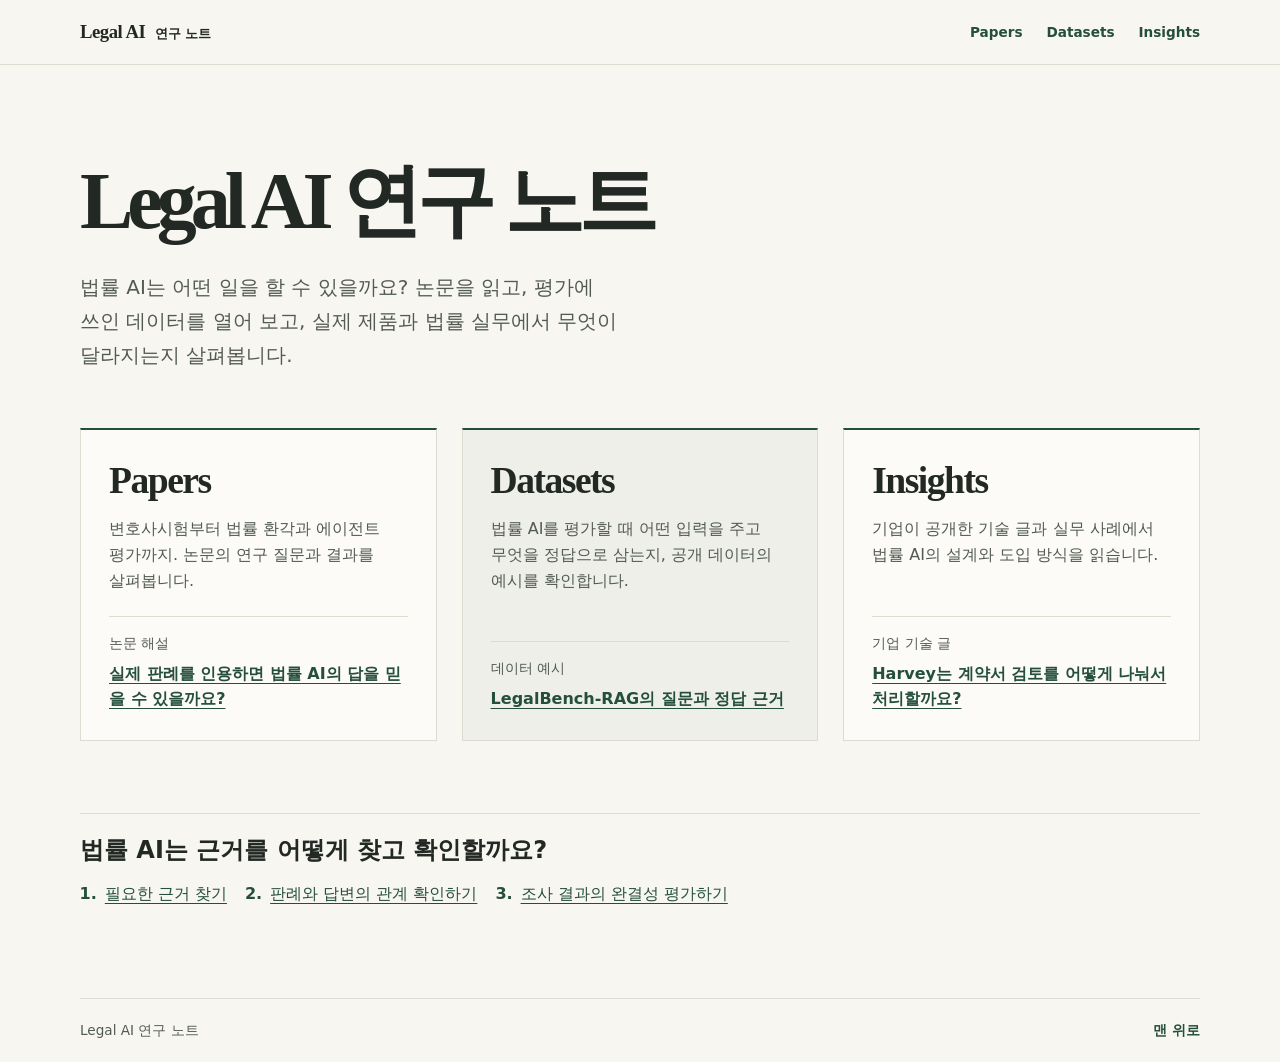
<file: index.html>
<!doctype html>
<html lang="ko">
  <head>
    <meta charset="utf-8">
    <meta name="viewport" content="width=device-width, initial-scale=1">
    <meta name="description" content="논문, 공개 데이터, 기업 기술 글을 통해 법률 AI의 연구와 실무 동향을 살펴봅니다.">
    <meta name="theme-color" content="#f8f6f1">
    <title>Legal AI 연구 노트</title>
    <link rel="stylesheet" href="./styles.css?v=20261119-hub">
  </head>
  <body id="top">
    <a class="skip-link" href="#main">본문으로 건너뛰기</a>
    <header class="site-header">
      <div class="shell header-inner">
        <a class="site-name" href="./" aria-current="page" aria-label="Legal AI 연구 노트 홈">Legal AI <span>연구 노트</span></a>
        <nav class="header-nav" aria-label="사이트 메뉴">
          <a class="header-link" href="./papers/" lang="en">Papers</a>
          <a class="header-link" href="./datasets/" lang="en">Datasets</a>
          <a class="header-link" href="./insights/" lang="en">Insights</a>
        </nav>
      </div>
    </header>

    <main class="shell" id="main">
      <header class="hub-intro">
        <h1>Legal AI 연구 노트</h1>
        <p class="dek">법률 AI는 어떤 일을 할 수 있을까요? 논문을 읽고, 평가에 쓰인 데이터를 열어 보고, 실제 제품과 법률 실무에서 무엇이 달라지는지 살펴봅니다.</p>
      </header>

      <div class="hub-grid">
        <section class="hub-card" aria-labelledby="papers-title">
          <h2 id="papers-title"><a href="./papers/" lang="en">Papers</a></h2>
          <p>변호사시험부터 법률 환각과 에이전트 평가까지. 논문의 연구 질문과 결과를 살펴봅니다.</p>
          <div class="hub-feature">
            <span>논문 해설</span>
            <a href="./hallucination-free/">실제 판례를 인용하면 법률 AI의 답을 믿을 수 있을까요?</a>
          </div>
        </section>
        <section class="hub-card hub-card-featured" aria-labelledby="datasets-title">
          <h2 id="datasets-title"><a href="./datasets/" lang="en">Datasets</a></h2>
          <p>법률 AI를 평가할 때 어떤 입력을 주고 무엇을 정답으로 삼는지, 공개 데이터의 예시를 확인합니다.</p>
          <div class="hub-feature">
            <span>데이터 예시</span>
            <a href="./datasets/#legalbench-rag">LegalBench-RAG의 질문과 정답 근거</a>
          </div>
        </section>
        <section class="hub-card" aria-labelledby="insights-title">
          <h2 id="insights-title"><a href="./insights/" lang="en">Insights</a></h2>
          <p>기업이 공개한 기술 글과 실무 사례에서 법률 AI의 설계와 도입 방식을 읽습니다.</p>
          <div class="hub-feature">
            <span>기업 기술 글</span>
            <a href="./insights/#harvey">Harvey는 계약서 검토를 어떻게 나눠서 처리할까요?</a>
          </div>
        </section>
      </div>

      <section class="reading-path" aria-labelledby="path-title">
        <h2 id="path-title">법률 AI는 근거를 어떻게 찾고 확인할까요?</h2>
        <ol>
          <li><a href="./legalbench-rag/">필요한 근거 찾기</a></li>
          <li><a href="./hallucination-free/">판례와 답변의 관계 확인하기</a></li>
          <li><a href="./legal-research-bench/">조사 결과의 완결성 평가하기</a></li>
        </ol>
      </section>
    </main>

    <footer class="site-footer shell">
      <span>Legal AI 연구 노트</span>
      <a href="#top">맨 위로</a>
    </footer>
    <script>
      // The former homepage was the first article in the series.
      const articleFragments = new Set([
        "#article", "#article-title", "#toc-title", "#exam", "#method",
        "#results", "#example", "#percentile", "#legacy", "#references"
      ]);
      if (location.hash === "#series") {
        location.replace("./papers/#series");
      } else if (articleFragments.has(location.hash)) {
        location.replace("./gpt-4-bar-exam/" + location.hash);
      }
    </script>
  </body>
</html>
</file>
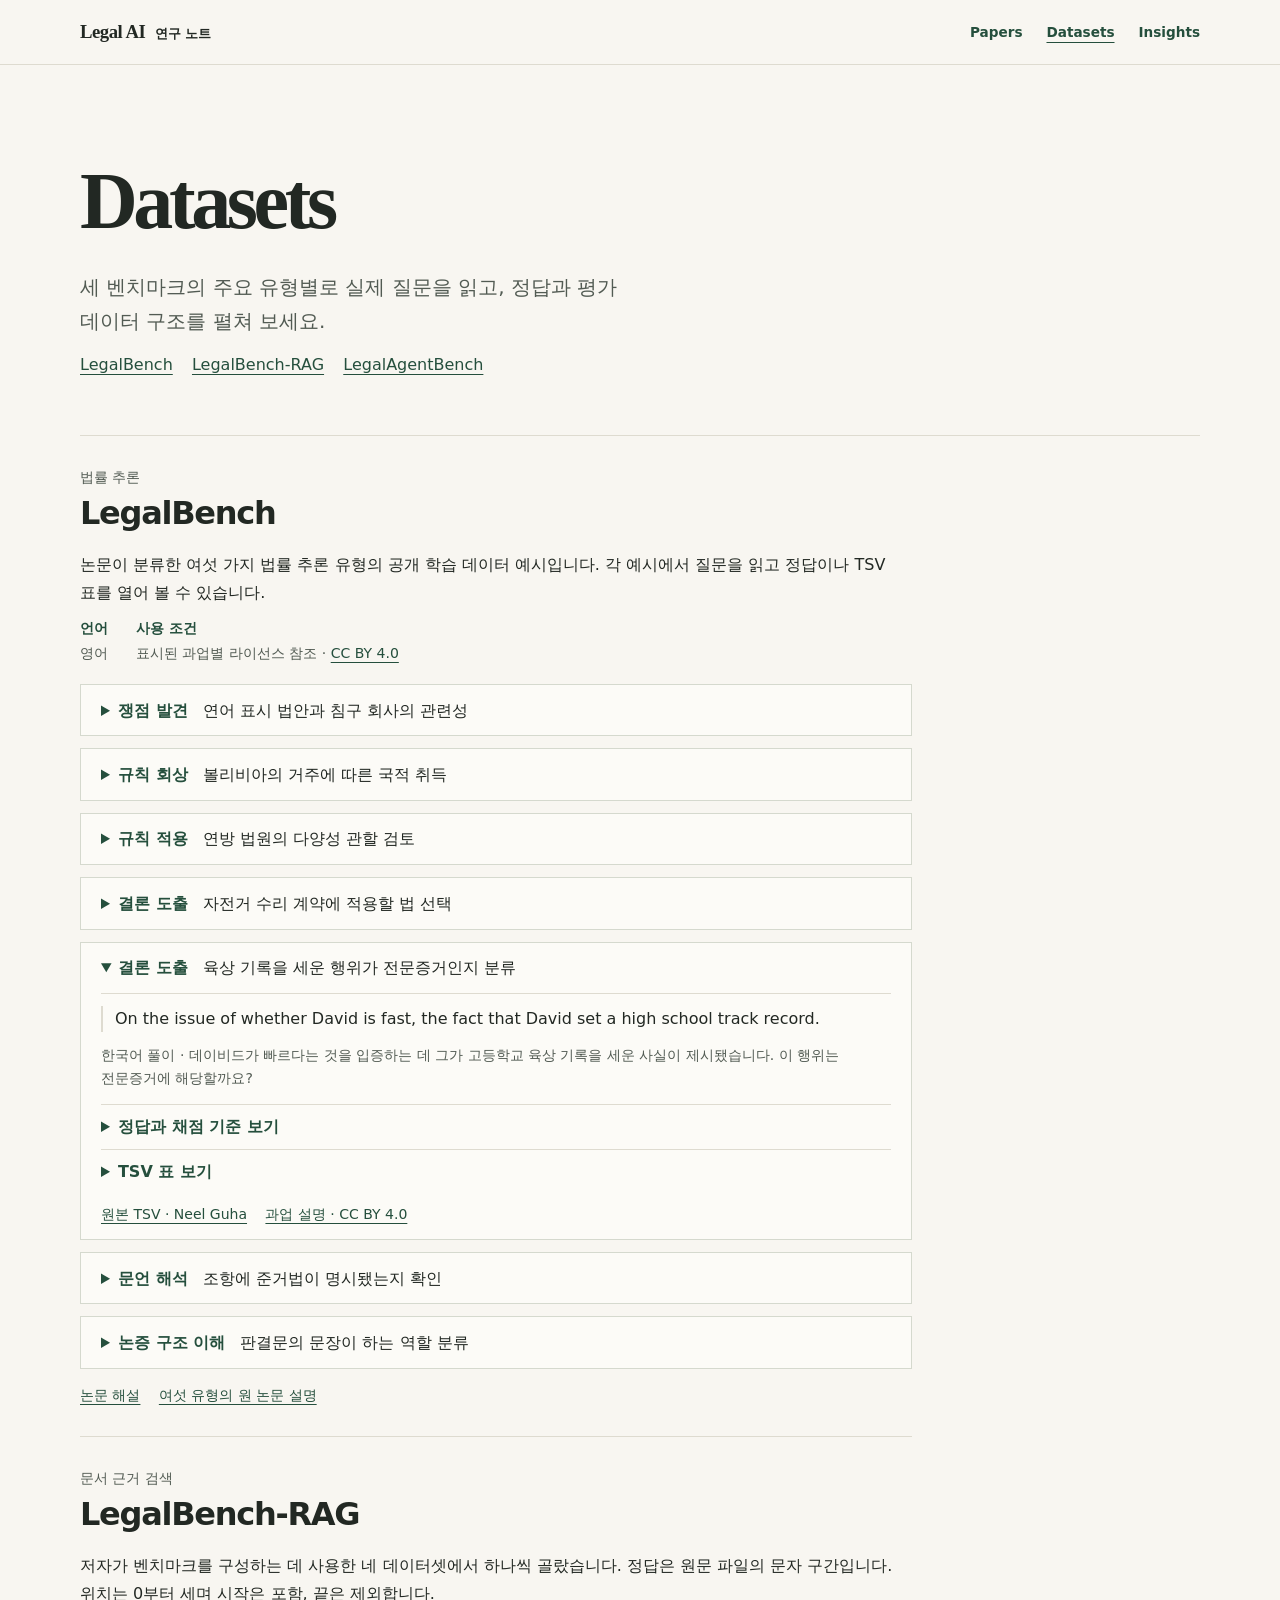
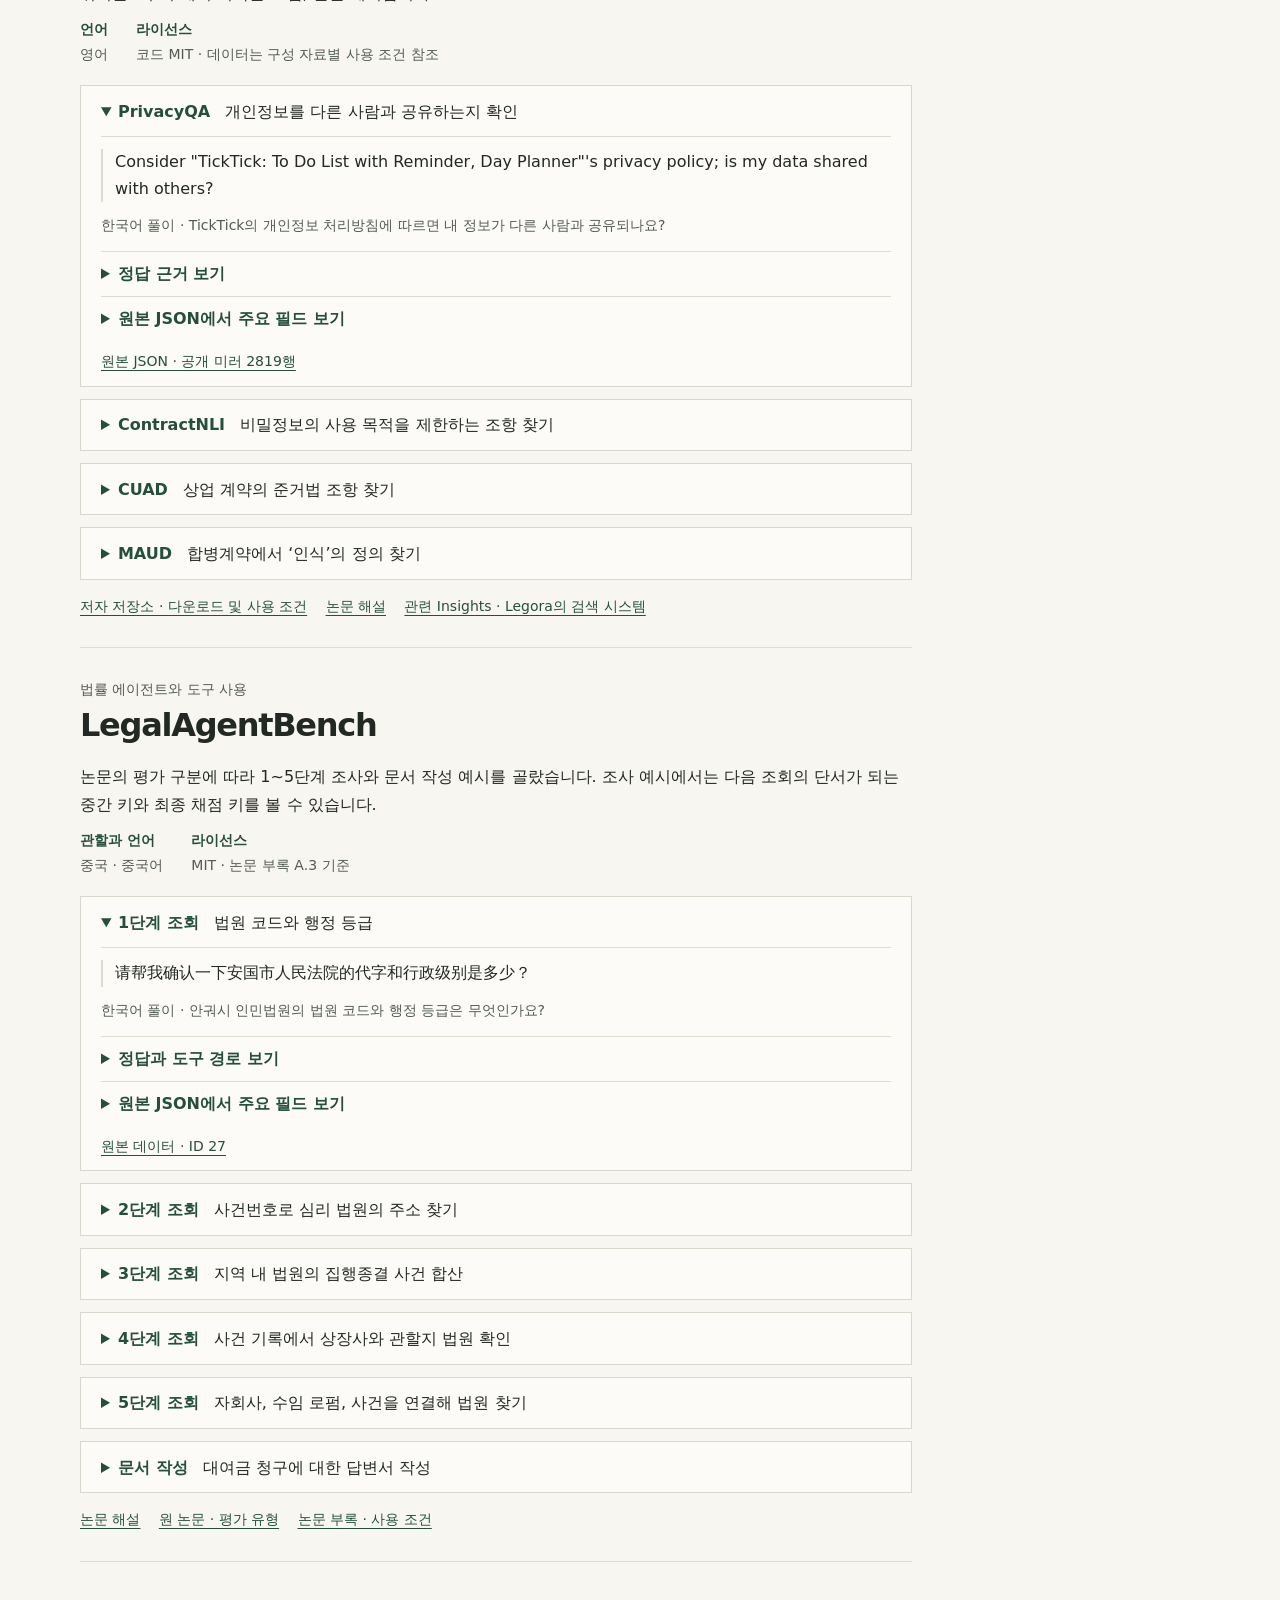
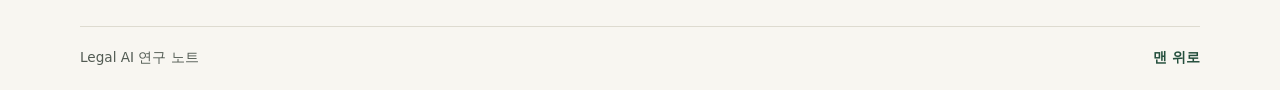
<file: datasets/index.html>
<!doctype html>
<html lang="ko">
  <head>
    <meta charset="utf-8">
    <meta name="viewport" content="width=device-width, initial-scale=1">
    <meta name="description" content="LegalBench, LegalBench-RAG, LegalAgentBench의 실제 공개 예시와 정답을 살펴봅니다.">
    <meta name="theme-color" content="#f8f6f1">
    <title>Datasets | Legal AI 연구 노트</title>
    <link rel="stylesheet" href="../styles.css?v=20261120-datasets">
  </head>
  <body id="top">
    <a class="skip-link" href="#main">본문으로 건너뛰기</a>
    <header class="site-header">
      <div class="shell header-inner">
        <a class="site-name" href="../" aria-label="Legal AI 연구 노트 홈">Legal AI <span>연구 노트</span></a>
        <nav class="header-nav" aria-label="사이트 메뉴">
          <a class="header-link" href="../papers/" lang="en">Papers</a>
          <a class="header-link" href="./" aria-current="page" lang="en">Datasets</a>
          <a class="header-link" href="../insights/" lang="en">Insights</a>
        </nav>
      </div>
    </header>

    <main class="shell" id="main">
      <header class="hub-intro section-intro">
        <h1 lang="en">Datasets</h1>
        <p class="dek">세 벤치마크의 주요 유형별로 실제 질문을 읽고, 정답과 평가 데이터 구조를 펼쳐 보세요.</p>
        <nav class="dataset-jump" aria-label="데이터셋 바로가기" lang="en">
          <a href="#legalbench">LegalBench</a>
          <a href="#legalbench-rag">LegalBench-RAG</a>
          <a href="#legalagentbench">LegalAgentBench</a>
        </nav>
      </header>

      <div class="catalog feature-list">
        <article class="feature-entry" id="legalbench">
          <header>
            <p class="catalog-meta">법률 추론</p>
            <h2 lang="en">LegalBench</h2>
          </header>
          <p>논문이 분류한 여섯 가지 법률 추론 유형의 공개 학습 데이터 예시입니다. 각 예시에서 질문을 읽고 정답이나 TSV 표를 열어 볼 수 있습니다.</p>
          <dl class="dataset-meta">
            <div><dt>언어</dt><dd>영어</dd></div>
            <div><dt>사용 조건</dt><dd>표시된 과업별 라이선스 참조 · <a href="https://creativecommons.org/licenses/by/4.0/">CC BY 4.0</a></dd></div>
          </dl>
          <details class="sample" id="legalbench-corporate_lobbying">
            <summary><strong>쟁점 발견</strong> <span>연어 표시 법안과 침구 회사의 관련성</span></summary>
            <blockquote lang="en" cite="https://github.com/HazyResearch/legalbench/blob/b46bf4ffae90524b2b72aaa30e7745fe9db64481/tasks/corporate_lobbying/train.tsv#L72-L76">To amend the market name of genetically altered salmon in the United States, and for other purposes.</blockquote>
            <p class="sample-translation">한국어 풀이 · 유전자변형 연어의 표시를 다루는 미국 법안입니다. 이 법안이 침구를 제조·판매하는 템퍼씰리에 영향을 미치는지 판단합니다.</p>
            <details class="sample-details">
              <summary>정답과 채점 기준 보기</summary>
              <p>정답 라벨은 No입니다. 주어진 회사 설명과 법안 사이에 관련 쟁점을 발견할 수 있는지 평가합니다. TSV 표의 법안 요약과 회사 설명은 일부만 발췌했습니다.</p>
            </details>
            <details class="sample-details">
              <summary>TSV 표 보기</summary>
              <table class="sample-table">
                <caption>corporate_lobbying · TSV 발췌</caption>
                <thead><tr><th scope="col">필드</th><th scope="col">값</th></tr></thead>
                <tbody lang="en">
                  <tr><th scope="row"><code>index</code></th><td>8</td></tr>
                  <tr><th scope="row"><code>bill_title</code></th><td>To amend the market name of genetically altered salmon in the United States, and for other purposes.</td></tr>
                  <tr><th scope="row"><code>bill_summary</code></th><td>Genetically Engineered Salmon Labeling Act […]</td></tr>
                  <tr><th scope="row"><code>company_name</code></th><td>Tempur Sealy International, Inc.</td></tr>
                  <tr><th scope="row"><code>company_description</code></th><td>We develop, manufacture and market bedding products, which we sell globally. […]</td></tr>
                  <tr><th scope="row"><code>answer</code></th><td>No</td></tr>
                </tbody>
              </table>
            </details>
            <ul class="entry-links">
              <li><a href="https://github.com/HazyResearch/legalbench/blob/b46bf4ffae90524b2b72aaa30e7745fe9db64481/tasks/corporate_lobbying/train.tsv#L72-L76">원본 TSV · John Nay</a></li>
              <li><a href="https://github.com/HazyResearch/legalbench/blob/b46bf4ffae90524b2b72aaa30e7745fe9db64481/tasks/corporate_lobbying/README.md">과업 설명 · CC BY 4.0</a></li>
            </ul>
          </details>
          <details class="sample" id="legalbench-international_citizenship_questions">
            <summary><strong>규칙 회상</strong> <span>볼리비아의 거주에 따른 국적 취득</span></summary>
            <blockquote lang="en" cite="https://github.com/HazyResearch/legalbench/blob/b46bf4ffae90524b2b72aaa30e7745fe9db64481/tasks/international_citizenship_questions/train.tsv#L3">Consider the country of Bolivia. Does the country provide for period of residence in a residence-based acquisition?</blockquote>
            <p class="sample-translation">한국어 풀이 · 볼리비아는 거주를 근거로 국적을 취득하는 경우에 거주 기간 요건을 두나요?</p>
            <details class="sample-details">
              <summary>정답과 채점 기준 보기</summary>
              <p>데이터셋의 정답은 Yes입니다. 주어진 국가와 국적 취득 유형에 해당하는 규칙을 떠올리는 과제입니다.</p>
            </details>
            <details class="sample-details">
              <summary>TSV 표 보기</summary>
              <table class="sample-table">
                <caption>international_citizenship_questions · TSV 원본 행</caption>
                <thead><tr><th scope="col">필드</th><th scope="col">값</th></tr></thead>
                <tbody lang="en">
                  <tr><th scope="row"><code>index</code></th><td>1</td></tr>
                  <tr><th scope="row"><code>question</code></th><td>Consider the country of Bolivia. Does the country provide for period of residence in a residence-based acquisition?</td></tr>
                  <tr><th scope="row"><code>answer</code></th><td>Yes</td></tr>
                </tbody>
              </table>
            </details>
            <ul class="entry-links">
              <li><a href="https://github.com/HazyResearch/legalbench/blob/b46bf4ffae90524b2b72aaa30e7745fe9db64481/tasks/international_citizenship_questions/train.tsv#L3">원본 TSV · GLOBALCIT Citizenship Law Dataset</a></li>
              <li><a href="https://github.com/HazyResearch/legalbench/blob/b46bf4ffae90524b2b72aaa30e7745fe9db64481/tasks/international_citizenship_questions/README.md">과업 설명 · CC BY 4.0</a></li>
            </ul>
          </details>
          <details class="sample" id="legalbench-diversity_1">
            <summary><strong>규칙 적용</strong> <span>연방 법원의 다양성 관할 검토</span></summary>
            <blockquote lang="en" cite="https://github.com/HazyResearch/legalbench/blob/b46bf4ffae90524b2b72aaa30e7745fe9db64481/tasks/diversity_1/train.tsv#L2">Evelyn is from Hawaii. Charlotte is from Hawaii. Evelyn sues Charlotte for negligence for $20,000.</blockquote>
            <p class="sample-translation">한국어 풀이 · 두 당사자 모두 하와이 출신입니다. 한쪽이 다른 쪽에 과실을 이유로 2만 달러를 청구합니다. 연방 법원의 다양성 관할이 성립하는지 이유를 설명합니다.</p>
            <details class="sample-details">
              <summary>정답과 채점 기준 보기</summary>
              <p>저자 예시 답안은 두 당사자가 같은 주에 속해 주 시민권의 다양성이 없고, 청구액도 요구되는 기준에 미달한다고 분석한 뒤 관할이 성립하지 않는다고 결론 내립니다.</p>
            </details>
            <details class="sample-details">
              <summary>TSV 표 보기</summary>
              <table class="sample-table">
                <caption>diversity_1 · TSV 원본 행</caption>
                <thead><tr><th scope="col">필드</th><th scope="col">값</th></tr></thead>
                <tbody lang="en">
                  <tr><th scope="row"><code>index</code></th><td>0</td></tr>
                  <tr><th scope="row"><code>text</code></th><td>Evelyn is from Hawaii. Charlotte is from Hawaii. Evelyn sues Charlotte for negligence for $20,000.</td></tr>
                  <tr><th scope="row"><code>answer</code></th><td>No</td></tr>
                  <tr><th scope="row"><code>parties_are_diverse</code></th><td>False</td></tr>
                  <tr><th scope="row"><code>aic_is_met</code></th><td>False</td></tr>
                </tbody>
              </table>
            </details>
            <ul class="entry-links">
              <li><a href="https://github.com/HazyResearch/legalbench/blob/b46bf4ffae90524b2b72aaa30e7745fe9db64481/tasks/diversity_1/train.tsv#L2">원본 TSV · Neel Guha</a></li>
              <li><a href="https://github.com/HazyResearch/legalbench/blob/b46bf4ffae90524b2b72aaa30e7745fe9db64481/tasks/diversity_1/README.md">과업 설명 · CC BY 4.0</a></li>
              <li><a href="https://github.com/HazyResearch/legalbench/blob/b46bf4ffae90524b2b72aaa30e7745fe9db64481/tasks/diversity_1/application_prompt.txt#L3-L4">저자 프롬프트와 예시 답안</a></li>
            </ul>
          </details>
          <details class="sample" id="legalbench-ucc_v_common_law">
            <summary><strong>결론 도출</strong> <span>자전거 수리 계약에 적용할 법 선택</span></summary>
            <blockquote lang="en" cite="https://github.com/HazyResearch/legalbench/blob/b46bf4ffae90524b2b72aaa30e7745fe9db64481/tasks/ucc_v_common_law/train.tsv#L3">Carl and Dana form an agreement for Carl to repair Dana&#x27;s bike for $100. Is this contract governed by the UCC or the common law?</blockquote>
            <p class="sample-translation">한국어 풀이 · 칼이 데이나의 자전거를 100달러에 수리하기로 했습니다. 미국 통일상법전(UCC)과 보통법 중 어느 쪽이 적용될까요?</p>
            <details class="sample-details">
              <summary>정답과 채점 기준 보기</summary>
              <p>정답 라벨은 Common Law입니다. 예시의 거래 대상은 자전거 자체의 판매가 아니라 수리 서비스입니다.</p>
            </details>
            <details class="sample-details">
              <summary>TSV 표 보기</summary>
              <table class="sample-table">
                <caption>ucc_v_common_law · TSV 원본 행</caption>
                <thead><tr><th scope="col">필드</th><th scope="col">값</th></tr></thead>
                <tbody lang="en">
                  <tr><th scope="row"><code>index</code></th><td>1</td></tr>
                  <tr><th scope="row"><code>contract</code></th><td>Carl and Dana form an agreement for Carl to repair Dana&#x27;s bike for $100. Is this contract governed by the UCC or the common law?</td></tr>
                  <tr><th scope="row"><code>answer</code></th><td>Common Law</td></tr>
                </tbody>
              </table>
            </details>
            <ul class="entry-links">
              <li><a href="https://github.com/HazyResearch/legalbench/blob/b46bf4ffae90524b2b72aaa30e7745fe9db64481/tasks/ucc_v_common_law/train.tsv#L3">원본 TSV · Spencer Williams</a></li>
              <li><a href="https://github.com/HazyResearch/legalbench/blob/b46bf4ffae90524b2b72aaa30e7745fe9db64481/tasks/ucc_v_common_law/README.md">과업 설명 · CC BY 4.0</a></li>
            </ul>
          </details>
          <details class="sample" id="legalbench-hearsay" open>
            <summary><strong>결론 도출</strong> <span>육상 기록을 세운 행위가 전문증거인지 분류</span></summary>
            <blockquote lang="en" cite="https://github.com/HazyResearch/legalbench/blob/b46bf4ffae90524b2b72aaa30e7745fe9db64481/tasks/hearsay/train.tsv#L2">On the issue of whether David is fast, the fact that David set a high school track record.</blockquote>
            <p class="sample-translation">한국어 풀이 · 데이비드가 빠르다는 것을 입증하는 데 그가 고등학교 육상 기록을 세운 사실이 제시됐습니다. 이 행위는 전문증거에 해당할까요?</p>
            <details class="sample-details">
              <summary>정답과 채점 기준 보기</summary>
              <p>정답 라벨은 No입니다. 기록을 세운 행위 자체는 무언가를 주장하는 진술이 아닙니다. 이 과업은 전문증거의 예외를 다루지 않습니다.</p>
            </details>
            <details class="sample-details">
              <summary>TSV 표 보기</summary>
              <table class="sample-table">
                <caption>hearsay · TSV 원본 행</caption>
                <thead><tr><th scope="col">필드</th><th scope="col">값</th></tr></thead>
                <tbody lang="en">
                  <tr><th scope="row"><code>index</code></th><td>0</td></tr>
                  <tr><th scope="row"><code>answer</code></th><td>No</td></tr>
                  <tr><th scope="row"><code>text</code></th><td>On the issue of whether David is fast, the fact that David set a high school track record.</td></tr>
                  <tr><th scope="row"><code>slice</code></th><td>Non-assertive conduct</td></tr>
                </tbody>
              </table>
            </details>
            <ul class="entry-links">
              <li><a href="https://github.com/HazyResearch/legalbench/blob/b46bf4ffae90524b2b72aaa30e7745fe9db64481/tasks/hearsay/train.tsv#L2">원본 TSV · Neel Guha</a></li>
              <li><a href="https://github.com/HazyResearch/legalbench/blob/b46bf4ffae90524b2b72aaa30e7745fe9db64481/tasks/hearsay/README.md">과업 설명 · CC BY 4.0</a></li>
            </ul>
          </details>
          <details class="sample" id="legalbench-cuad_governing_law">
            <summary><strong>문언 해석</strong> <span>조항에 준거법이 명시됐는지 확인</span></summary>
            <blockquote lang="en" cite="https://github.com/HazyResearch/legalbench/blob/b46bf4ffae90524b2b72aaa30e7745fe9db64481/tasks/cuad_governing_law/train.tsv#L2">This AGREEMENT shall be governed by and construed under the Laws of the Republic of South Africa.</blockquote>
            <p class="sample-translation">한국어 풀이 · 이 조항은 계약이 남아프리카공화국 법의 적용을 받고 그 법에 따라 해석된다는 뜻입니다. 준거법을 정한 조항인가요?</p>
            <details class="sample-details">
              <summary>정답과 채점 기준 보기</summary>
              <p>정답 라벨은 Yes입니다. 계약에 적용할 법과 해석 기준으로 남아프리카공화국 법을 명시합니다.</p>
            </details>
            <details class="sample-details">
              <summary>TSV 표 보기</summary>
              <table class="sample-table">
                <caption>cuad_governing_law · TSV 원본 행</caption>
                <thead><tr><th scope="col">필드</th><th scope="col">값</th></tr></thead>
                <tbody lang="en">
                  <tr><th scope="row"><code>index</code></th><td>0</td></tr>
                  <tr><th scope="row"><code>text</code></th><td>This AGREEMENT shall be governed by and construed under the Laws of the Republic of South Africa.</td></tr>
                  <tr><th scope="row"><code>answer</code></th><td>Yes</td></tr>
                  <tr><th scope="row"><code>document_name</code></th><td>TELKOMSALTD_01_30_2003-EX-10-LICENCE AND MAINTENANCE AGREEMENT.PDF</td></tr>
                </tbody>
              </table>
            </details>
            <ul class="entry-links">
              <li><a href="https://github.com/HazyResearch/legalbench/blob/b46bf4ffae90524b2b72aaa30e7745fe9db64481/tasks/cuad_governing_law/train.tsv#L2">원본 TSV · Atticus Project CUAD</a></li>
              <li><a href="https://github.com/HazyResearch/legalbench/blob/b46bf4ffae90524b2b72aaa30e7745fe9db64481/tasks/cuad_governing_law/README.md">과업 설명 · CC BY 4.0</a></li>
            </ul>
          </details>
          <details class="sample" id="legalbench-function_of_decision_section">
            <summary><strong>논증 구조 이해</strong> <span>판결문의 문장이 하는 역할 분류</span></summary>
            <blockquote lang="en" cite="https://github.com/HazyResearch/legalbench/blob/b46bf4ffae90524b2b72aaa30e7745fe9db64481/tasks/function_of_decision_section/train.tsv#L8">For these reasons, we AFFIRM.</blockquote>
            <p class="sample-translation">한국어 풀이 · “이러한 이유로 원심을 유지한다”는 문장은 판결문에서 어떤 역할을 하나요?</p>
            <details class="sample-details">
              <summary>정답과 채점 기준 보기</summary>
              <p>정답 라벨은 Decree입니다. 항소심이 어떤 처분을 내렸는지 밝히는 문장입니다.</p>
            </details>
            <details class="sample-details">
              <summary>TSV 표 보기</summary>
              <table class="sample-table">
                <caption>function_of_decision_section · TSV 원본 행</caption>
                <thead><tr><th scope="col">필드</th><th scope="col">값</th></tr></thead>
                <tbody lang="en">
                  <tr><th scope="row"><code>index</code></th><td>6</td></tr>
                  <tr><th scope="row"><code>Citation</code></th><td>1 F.4th 513</td></tr>
                  <tr><th scope="row"><code>Paragraph</code></th><td>For these reasons, we AFFIRM.</td></tr>
                  <tr><th scope="row"><code>answer</code></th><td>Decree</td></tr>
                </tbody>
              </table>
            </details>
            <ul class="entry-links">
              <li><a href="https://github.com/HazyResearch/legalbench/blob/b46bf4ffae90524b2b72aaa30e7745fe9db64481/tasks/function_of_decision_section/train.tsv#L8">원본 TSV · Gregory M. Dickinson</a></li>
              <li><a href="https://github.com/HazyResearch/legalbench/blob/b46bf4ffae90524b2b72aaa30e7745fe9db64481/tasks/function_of_decision_section/README.md">과업 설명 · CC BY 4.0</a></li>
            </ul>
          </details>
          <ul class="entry-links">
            <li><a href="../legalbench/">논문 해설</a></li>
            <li><a href="https://arxiv.org/html/2308.11462#S3">여섯 유형의 원 논문 설명</a></li>
          </ul>
        </article>
        
        <article class="feature-entry" id="legalbench-rag">
          <header>
            <p class="catalog-meta">문서 근거 검색</p>
            <h2 lang="en">LegalBench-RAG</h2>
          </header>
          <p>저자가 벤치마크를 구성하는 데 사용한 네 데이터셋에서 하나씩 골랐습니다. 정답은 원문 파일의 문자 구간입니다. 위치는 0부터 세며 시작은 포함, 끝은 제외합니다.</p>
          <dl class="dataset-meta">
            <div><dt>언어</dt><dd>영어</dd></div>
            <div><dt>라이선스</dt><dd>코드 MIT · 데이터는 구성 자료별 사용 조건 참조</dd></div>
          </dl>
          <details class="sample" id="rag-privacy_qa" open>
            <summary><strong>PrivacyQA</strong> <span>개인정보를 다른 사람과 공유하는지 확인</span></summary>
            <blockquote lang="en" cite="https://huggingface.co/datasets/awinml/legalbench-rag/raw/2dee6dd4629a83cdbefc561621c09cd2b0b61157/benchmarks/privacy_qa.json">Consider &quot;TickTick: To Do List with Reminder, Day Planner&quot;&#x27;s privacy policy; is my data shared with others?</blockquote>
            <p class="sample-translation">한국어 풀이 · TickTick의 개인정보 처리방침에 따르면 내 정보가 다른 사람과 공유되나요?</p>
            <details class="sample-details">
              <summary>정답 근거 보기</summary>
              <p><strong>근거 구간 <code>[1006, 1116]</code></strong> · 표시된 구간에서는 정보가 다른 사람과 공유되지 않고 명시된 목적으로만 내부에서 사용된다고 밝힙니다.</p>
            </details>
            <details class="sample-details">
              <summary>원본 JSON에서 주요 필드 보기</summary>
              <pre><code lang="en">{&#10;  &quot;query&quot;: &quot;Consider \&quot;TickTick: To Do List with Reminder, Day Planner\&quot;&#x27;s privacy policy; is my data shared with others?&quot;,&#10;  &quot;snippets&quot;: [&#10;    {&#10;      &quot;file_path&quot;: &quot;privacy_qa/TickTick: To Do List with Reminder, Day Planner.txt&quot;,&#10;      &quot;span&quot;: [&#10;        1006,&#10;        1116&#10;      ]&#10;    }&#10;  ]&#10;}</code></pre>
            </details>
            <ul class="entry-links">
              <li><a href="https://huggingface.co/datasets/awinml/legalbench-rag/raw/2dee6dd4629a83cdbefc561621c09cd2b0b61157/benchmarks/privacy_qa.json">원본 JSON · 공개 미러 2819행</a></li>
            </ul>
          </details>
          <details class="sample" id="rag-contractnli">
            <summary><strong>ContractNLI</strong> <span>비밀정보의 사용 목적을 제한하는 조항 찾기</span></summary>
            <blockquote lang="en" cite="https://huggingface.co/datasets/awinml/legalbench-rag/raw/2dee6dd4629a83cdbefc561621c09cd2b0b61157/benchmarks/contractnli.json">Consider BT&#x27;s Non-Disclosure Agreement; Does the document restrict the use of Confidential Information to the purposes stated in the Agreement?</blockquote>
            <p class="sample-translation">한국어 풀이 · BT의 비밀유지계약은 비밀정보의 사용을 계약에 명시된 목적으로 제한하나요?</p>
            <details class="sample-details">
              <summary>정답 근거 보기</summary>
              <p><strong>근거 구간 <code>[4353, 4500]</code></strong> · 표시된 구간은 수령 당사자가 예정 거래를 위해 대상 회사를 평가하는 목적으로만 비밀정보를 사용할 수 있다고 정합니다.</p>
            </details>
            <details class="sample-details">
              <summary>원본 JSON에서 주요 필드 보기</summary>
              <pre><code lang="en">{&#10;  &quot;query&quot;: &quot;Consider BT&#x27;s Non-Disclosure Agreement; Does the document restrict the use of Confidential Information to the purposes stated in the Agreement?&quot;,&#10;  &quot;snippets&quot;: [&#10;    {&#10;      &quot;file_path&quot;: &quot;contractnli/BT_NDA.txt&quot;,&#10;      &quot;span&quot;: [&#10;        4353,&#10;        4500&#10;      ]&#10;    }&#10;  ]&#10;}</code></pre>
            </details>
            <ul class="entry-links">
              <li><a href="https://huggingface.co/datasets/awinml/legalbench-rag/raw/2dee6dd4629a83cdbefc561621c09cd2b0b61157/benchmarks/contractnli.json">원본 JSON · 공개 미러 14006행</a></li>
            </ul>
          </details>
          <details class="sample" id="rag-cuad">
            <summary><strong>CUAD</strong> <span>상업 계약의 준거법 조항 찾기</span></summary>
            <blockquote lang="en" cite="https://huggingface.co/datasets/awinml/legalbench-rag/raw/2dee6dd4629a83cdbefc561621c09cd2b0b61157/benchmarks/cuad.json">Consider the Chase Affiliate Agreement for Credit Card Promotions; What is the governing law for this contract?</blockquote>
            <p class="sample-translation">한국어 풀이 · Chase 신용카드 홍보 제휴 계약에는 어느 지역의 법이 적용되나요?</p>
            <details class="sample-details">
              <summary>정답 근거 보기</summary>
              <p><strong>근거 구간 <code>[18697, 18826]</code></strong> · 표시된 조항은 미국 델라웨어주 법을 지정하며, 그 주의 법률 충돌에 관한 규정도 포함합니다.</p>
            </details>
            <details class="sample-details">
              <summary>원본 JSON에서 주요 필드 보기</summary>
              <pre><code lang="en">{&#10;  &quot;query&quot;: &quot;Consider the Chase Affiliate Agreement for Credit Card Promotions; What is the governing law for this contract?&quot;,&#10;  &quot;snippets&quot;: [&#10;    {&#10;      &quot;file_path&quot;: &quot;cuad/CreditcardscomInc_20070810_S-1_EX-10.33_362297_EX-10.33_Affiliate Agreement.txt&quot;,&#10;      &quot;span&quot;: [&#10;        18697,&#10;        18826&#10;      ]&#10;    }&#10;  ]&#10;}</code></pre>
            </details>
            <ul class="entry-links">
              <li><a href="https://huggingface.co/datasets/awinml/legalbench-rag/raw/2dee6dd4629a83cdbefc561621c09cd2b0b61157/benchmarks/cuad.json">원본 JSON · 공개 미러 17201행</a></li>
            </ul>
          </details>
          <details class="sample" id="rag-maud">
            <summary><strong>MAUD</strong> <span>합병계약에서 ‘인식’의 정의 찾기</span></summary>
            <blockquote lang="en" cite="https://huggingface.co/datasets/awinml/legalbench-rag/raw/2dee6dd4629a83cdbefc561621c09cd2b0b61157/benchmarks/maud.json">Consider the Merger Agreement between &quot;Devon Energy Corporation&quot; and &quot;WPX Energy, Inc.&quot;; What is the Definition of &quot;Knowledge&quot;</blockquote>
            <p class="sample-translation">한국어 풀이 · Devon Energy와 WPX Energy의 합병계약에서 “Knowledge(인식)”는 어떻게 정의되나요?</p>
            <details class="sample-details">
              <summary>정답 근거 보기</summary>
              <p><strong>근거 구간 <code>[401995, 402119]</code></strong> · 표시된 정의는 해당 당사자의 집행임원(executive officers)이 실제로 알고 있는 내용을 가리킵니다.</p>
            </details>
            <details class="sample-details">
              <summary>원본 JSON에서 주요 필드 보기</summary>
              <pre><code lang="en">{&#10;  &quot;query&quot;: &quot;Consider the Merger Agreement between \&quot;Devon Energy Corporation\&quot; and \&quot;WPX Energy, Inc.\&quot;; What is the Definition of \&quot;Knowledge\&quot;&quot;,&#10;  &quot;snippets&quot;: [&#10;    {&#10;      &quot;file_path&quot;: &quot;maud/WPX Energy, Inc._Devon Energy Corporation.txt&quot;,&#10;      &quot;span&quot;: [&#10;        401995,&#10;        402119&#10;      ]&#10;    }&#10;  ]&#10;}</code></pre>
            </details>
            <ul class="entry-links">
              <li><a href="https://huggingface.co/datasets/awinml/legalbench-rag/raw/2dee6dd4629a83cdbefc561621c09cd2b0b61157/benchmarks/maud.json">원본 JSON · 공개 미러 26866행</a></li>
            </ul>
          </details>
          <ul class="entry-links">
            <li><a href="https://github.com/zeroentropy-ai/legalbenchrag#usage">저자 저장소 · 다운로드 및 사용 조건</a></li>
            <li><a href="../legalbench-rag/">논문 해설</a></li>
            <li><a href="../insights/#legora">관련 Insights · Legora의 검색 시스템</a></li>
          </ul>
        </article>
        
        <article class="feature-entry" id="legalagentbench">
          <header>
            <p class="catalog-meta">법률 에이전트와 도구 사용</p>
            <h2 lang="en">LegalAgentBench</h2>
          </header>
          <p>논문의 평가 구분에 따라 1~5단계 조사와 문서 작성 예시를 골랐습니다. 조사 예시에서는 다음 조회의 단서가 되는 중간 키와 최종 채점 키를 볼 수 있습니다.</p>
          <dl class="dataset-meta">
            <div><dt>관할과 언어</dt><dd>중국 · 중국어</dd></div>
            <div><dt>라이선스</dt><dd>MIT · 논문 부록 A.3 기준</dd></div>
          </dl>
          <details class="sample" id="agent-27" open>
            <summary><strong>1단계 조회</strong> <span>법원 코드와 행정 등급</span></summary>
            <blockquote lang="zh-Hans" cite="https://github.com/CSHaitao/LegalAgentBench/blob/ec14d8ab1fc439bfd99cbefba08d8e27dafca534/data/dataset.json#L320-L331">请帮我确认一下安国市人民法院的代字和行政级别是多少？</blockquote>
            <p class="sample-translation">한국어 풀이 · 안궈시 인민법원의 법원 코드와 행정 등급은 무엇인가요?</p>
            <details class="sample-details">
              <summary>정답과 도구 경로 보기</summary>
              <p><strong>데이터셋 정답</strong> · 冀0683, 구·현급.</p><p><strong>조회 순서</strong> · 법원명으로 법원 코드와 행정 등급을 조회합니다.</p>
            </details>
            <details class="sample-details">
              <summary>원본 JSON에서 주요 필드 보기</summary>
              <pre><code lang="zh-Hans">{&#10;  &quot;id&quot;: 27,&#10;  &quot;question&quot;: &quot;请帮我确认一下安国市人民法院的代字和行政级别是多少？&quot;,&#10;  &quot;answer&quot;: &quot;安国市人民法院的法院代字是冀0683，行政级别是区县级。&quot;,&#10;  &quot;key&quot;: [&#10;    &quot;冀0683&quot;,&#10;    &quot;区县级&quot;&#10;  ],&#10;  &quot;key_middle&quot;: [],&#10;  &quot;type&quot;: &quot;1-11&quot;,&#10;  &quot;way&quot;: &quot;get_court_code&quot;&#10;}</code></pre>
            </details>
            <ul class="entry-links">
              <li><a href="https://github.com/CSHaitao/LegalAgentBench/blob/ec14d8ab1fc439bfd99cbefba08d8e27dafca534/data/dataset.json#L320-L331">원본 데이터 · ID 27</a></li>
            </ul>
          </details>
          <details class="sample" id="agent-119">
            <summary><strong>2단계 조회</strong> <span>사건번호로 심리 법원의 주소 찾기</span></summary>
            <blockquote lang="zh-Hans" cite="https://github.com/CSHaitao/LegalAgentBench/blob/ec14d8ab1fc439bfd99cbefba08d8e27dafca534/data/dataset.json#L1493-L1506">我正在准备一份涉及（2020）湘0406民初1314号案件的法律文件，能否帮我确认一下这个案件审理法院的地址？</blockquote>
            <p class="sample-translation">한국어 풀이 · 사건번호 (2020) 湘0406民初1314의 심리 법원 주소는 어디인가요?</p>
            <details class="sample-details">
              <summary>정답과 도구 경로 보기</summary>
              <p><strong>데이터셋 정답</strong> · 헝양시 옌펑구 정샹난루 137번지.</p><p><strong>조회 순서</strong> · 사건번호에서 법원 코드 湘0406을 확인한 뒤, 해당 법원의 상세 정보를 조회합니다.</p>
            </details>
            <details class="sample-details">
              <summary>원본 JSON에서 주요 필드 보기</summary>
              <pre><code lang="zh-Hans">{&#10;  &quot;id&quot;: 119,&#10;  &quot;question&quot;: &quot;我正在准备一份涉及（2020）湘0406民初1314号案件的法律文件，能否帮我确认一下这个案件审理法院的地址？&quot;,&#10;  &quot;answer&quot;: &quot;（2020）湘0406民初1314号案件的审理法院地址在衡阳市雁峰区蒸湘南路137号。&quot;,&#10;  &quot;key&quot;: [&#10;    &quot;衡阳市雁峰区蒸湘南路137号&quot;&#10;  ],&#10;  &quot;key_middle&quot;: [&#10;    &quot;衡阳市雁峰区人民法院&quot;,&#10;    &quot;湘0406&quot;&#10;  ],&#10;  &quot;type&quot;: &quot;2-11-1&quot;,&#10;  &quot;way&quot;: &quot;get_court_code----get_court_info&quot;&#10;}</code></pre>
            </details>
            <ul class="entry-links">
              <li><a href="https://github.com/CSHaitao/LegalAgentBench/blob/ec14d8ab1fc439bfd99cbefba08d8e27dafca534/data/dataset.json#L1493-L1506">원본 데이터 · ID 119</a></li>
            </ul>
          </details>
          <details class="sample" id="agent-187">
            <summary><strong>3단계 조회</strong> <span>지역 내 법원의 집행종결 사건 합산</span></summary>
            <blockquote lang="zh-Hans" cite="https://github.com/CSHaitao/LegalAgentBench/blob/ec14d8ab1fc439bfd99cbefba08d8e27dafca534/data/dataset.json#L2463-L2477">作为一名法律顾问，我正在为一桩案件准备材料，想确认北京市第一中级人民法院所属区域内的所有法院审理的终本案件次数，你能帮我查询一下吗？</blockquote>
            <p class="sample-translation">한국어 풀이 · 베이징시 제1중급인민법원이 있는 지역에서 법원들이 처리한 집행종결(终本) 사건은 몇 건인가요?</p>
            <details class="sample-details">
              <summary>정답과 도구 경로 보기</summary>
              <p><strong>데이터셋 정답</strong> · 벤치마크 데이터 기준 1건.</p><p><strong>조회 순서</strong> · 법원 정보로 소재 지역을 확인하고, 지역 내 법원을 찾은 뒤, 해당 법원들의 집행종결 사건을 조회합니다.</p>
            </details>
            <details class="sample-details">
              <summary>원본 JSON에서 주요 필드 보기</summary>
              <pre><code lang="zh-Hans">{&#10;  &quot;id&quot;: 187,&#10;  &quot;question&quot;: &quot;作为一名法律顾问，我正在为一桩案件准备材料，想确认北京市第一中级人民法院所属区域内的所有法院审理的终本案件次数，你能帮我查询一下吗？&quot;,&#10;  &quot;answer&quot;: &quot;北京市第一中级人民法院所属地区的法院审理的终本次数是1次。&quot;,&#10;  &quot;key&quot;: [&#10;    &quot;1次&quot;&#10;  ],&#10;  &quot;key_middle&quot;: [&#10;    &quot;北京市石景山区&quot;,&#10;    &quot;北京市第一中级人民法院&quot;,&#10;    &quot;北京市石景山区人民法院&quot;&#10;  ],&#10;  &quot;type&quot;: &quot;3-9-1&quot;,&#10;  &quot;way&quot;: &quot;get_court_info----get_court_info_list----get_finalized_case_court_list&quot;&#10;}</code></pre>
            </details>
            <ul class="entry-links">
              <li><a href="https://github.com/CSHaitao/LegalAgentBench/blob/ec14d8ab1fc439bfd99cbefba08d8e27dafca534/data/dataset.json#L2463-L2477">원본 데이터 · ID 187</a></li>
            </ul>
          </details>
          <details class="sample" id="agent-231">
            <summary><strong>4단계 조회</strong> <span>사건 기록에서 상장사와 관할지 법원 확인</span></summary>
            <blockquote lang="zh-Hans" cite="https://github.com/CSHaitao/LegalAgentBench/blob/ec14d8ab1fc439bfd99cbefba08d8e27dafca534/data/dataset.json#L3149-L3164">我在处理一个与上市公司有关的法律事件，（2019）京73行初14280号的原告是不是上市公司？如果是的话他的企业地址所在市区县的基层管理法院是？</blockquote>
            <p class="sample-translation">한국어 풀이 · 사건번호 (2019) 京73行初14280의 원고는 상장사인가요? 상장사라면 회사 주소가 속한 구·현의 기층 법원은 어디인가요?</p>
            <details class="sample-details">
              <summary>정답과 도구 경로 보기</summary>
              <p><strong>데이터셋 정답</strong> · 상장사입니다. 충칭시 위베이구 인민법원입니다.</p><p><strong>조회 순서</strong> · 사건 기록에서 원고를 확인하고 상장사 정보를 조회합니다. 주소의 행정구역을 식별한 후 해당 지역의 법원을 찾습니다.</p>
            </details>
            <details class="sample-details">
              <summary>원본 JSON에서 주요 필드 보기</summary>
              <pre><code lang="zh-Hans">{&#10;  &quot;id&quot;: 231,&#10;  &quot;question&quot;: &quot;我在处理一个与上市公司有关的法律事件，（2019）京73行初14280号的原告是不是上市公司？如果是的话他的企业地址所在市区县的基层管理法院是？&quot;,&#10;  &quot;answer&quot;: &quot;（2019）京73行初14280号的原告是上市公司，企业地址所在区县的基层管理法院是重庆市渝北区人民法院&quot;,&#10;  &quot;key&quot;: [&#10;    &quot;是上市公司&quot;,&#10;    &quot;重庆市渝北区人民法院&quot;&#10;  ],&#10;  &quot;key_middle&quot;: [&#10;    &quot;重庆市北部新区高新园大竹林街道恒山东路9号&quot;,&#10;    &quot;重庆市重庆市渝北区&quot;,&#10;    &quot;重庆啤酒股份有限公司&quot;&#10;  ],&#10;  &quot;type&quot;: &quot;4-6-1&quot;,&#10;  &quot;way&quot;: &quot;get_legal_document----get_company_info----get_address_info----get_court_info_list&quot;&#10;}</code></pre>
            </details>
            <ul class="entry-links">
              <li><a href="https://github.com/CSHaitao/LegalAgentBench/blob/ec14d8ab1fc439bfd99cbefba08d8e27dafca534/data/dataset.json#L3149-L3164">원본 데이터 · ID 231</a></li>
            </ul>
          </details>
          <details class="sample" id="agent-261">
            <summary><strong>5단계 조회</strong> <span>자회사, 수임 로펌, 사건을 연결해 법원 찾기</span></summary>
            <blockquote lang="zh-Hans" cite="https://github.com/CSHaitao/LegalAgentBench/blob/ec14d8ab1fc439bfd99cbefba08d8e27dafca534/data/dataset.json#L3666-L3683">碧水源投资金额最高的全资子公司是？其作为被告时合作最多的律所参与的所有案件中，涉案金额最高的案件的审理法院是？</blockquote>
            <p class="sample-translation">한국어 풀이 · 비수이위안이 가장 많이 투자한 완전 자회사는 어디인가요? 그 자회사가 피고일 때 가장 자주 선임한 로펌이 관여한 사건 중, 금액이 가장 큰 사건을 맡은 법원은 어디인가요?</p>
            <details class="sample-details">
              <summary>정답과 도구 경로 보기</summary>
              <p><strong>데이터셋 정답</strong> · 베이징 주안건설투자그룹(北京久安建设投资集团有限公司), 베이징시 하이뎬구 인민법원.</p><p><strong>조회 순서</strong> · 상장사 정보에서 시작해 자회사, 자회사의 사건, 로펌이 관여한 사건, 사건번호에 대응하는 법원 순으로 조회합니다.</p>
            </details>
            <details class="sample-details">
              <summary>원본 JSON에서 주요 필드 보기</summary>
              <pre><code lang="zh-Hans">{&#10;  &quot;id&quot;: 261,&#10;  &quot;question&quot;: &quot;碧水源投资金额最高的全资子公司是？其作为被告时合作最多的律所参与的所有案件中，涉案金额最高的案件的审理法院是？&quot;,&#10;  &quot;answer&quot;: &quot;碧水源投资金额最高的全资子公司是北京久安建设投资集团有限公司，其作为被告时合作最多的律所参与的所有案件中，涉案金额最高的案件的审理法院是北京市海淀区人民法院&quot;,&#10;  &quot;key&quot;: [&#10;    &quot;北京市海淀区人民法院&quot;,&#10;    &quot;北京久安建设投资集团有限公司&quot;&#10;  ],&#10;  &quot;key_middle&quot;: [&#10;    &quot;29.06亿元&quot;,&#10;    &quot;北京市京师律师事务所&quot;,&#10;    &quot;1685200元&quot;,&#10;    &quot;（2021）京0108民初8641号&quot;,&#10;    &quot;北京碧水源科技股份有限公司&quot;&#10;  ],&#10;  &quot;type&quot;: &quot;5-1-1&quot;,&#10;  &quot;way&quot;: &quot;get_company_info----get_sub_company_info_list----get_legal_document_company_list----get_legal_document_law_list----get_court_code&quot;&#10;}</code></pre>
            </details>
            <ul class="entry-links">
              <li><a href="https://github.com/CSHaitao/LegalAgentBench/blob/ec14d8ab1fc439bfd99cbefba08d8e27dafca534/data/dataset.json#L3666-L3683">원본 데이터 · ID 261</a></li>
            </ul>
          </details>
          <details class="sample" id="agent-281">
            <summary><strong>문서 작성</strong> <span>대여금 청구에 대한 답변서 작성</span></summary>
            <p>두 차례 대여금의 명목상 원금은 합계 20만 위안이었습니다. 대여인은 각 지급액에서 첫 달 이자 1,700위안과 1,800위안을 공제했습니다. 피고 측에서 소장에 대응하는 답변서를 작성하는 과제입니다.</p>
            <p class="sample-translation">공개 예시 ID 281의 한국어 요약 · 개인 이름과 연락처는 생략했습니다.</p>
            <details class="sample-details">
              <summary>참조 답안과 채점 키 보기</summary>
              <p><strong>참조 답안 요지</strong> · 이자를 미리 공제한 두 거래에서 실제 지급된 합계 19만 6,500위안을 원금으로 보아야 한다는 취지로 답변서를 작성합니다.</p><p><strong>중간 채점 키 일부</strong> · 원금, 선공제, <span lang="zh-Hans">1,700元</span>, <span lang="zh-Hans">1,800元</span>, <span lang="zh-Hans">196,500元</span>.</p>
            </details>
            <ul class="entry-links">
              <li><a href="https://github.com/CSHaitao/LegalAgentBench/tree/ec14d8ab1fc439bfd99cbefba08d8e27dafca534/data">저자 공개 저장소 · ID 281</a></li>
            </ul>
          </details>
          <ul class="entry-links">
            <li><a href="../legalagentbench/">논문 해설</a></li>
            <li><a href="https://aclanthology.org/2025.acl-long.116.pdf#page=7">원 논문 · 평가 유형</a></li>
            <li><a href="https://aclanthology.org/2025.acl-long.116.pdf#page=11">논문 부록 · 사용 조건</a></li>
          </ul>
        </article>
      </div>
    </main>

    <footer class="site-footer shell">
      <span>Legal AI 연구 노트</span>
      <a href="#top">맨 위로</a>
    </footer>
  </body>
</html>
</file>
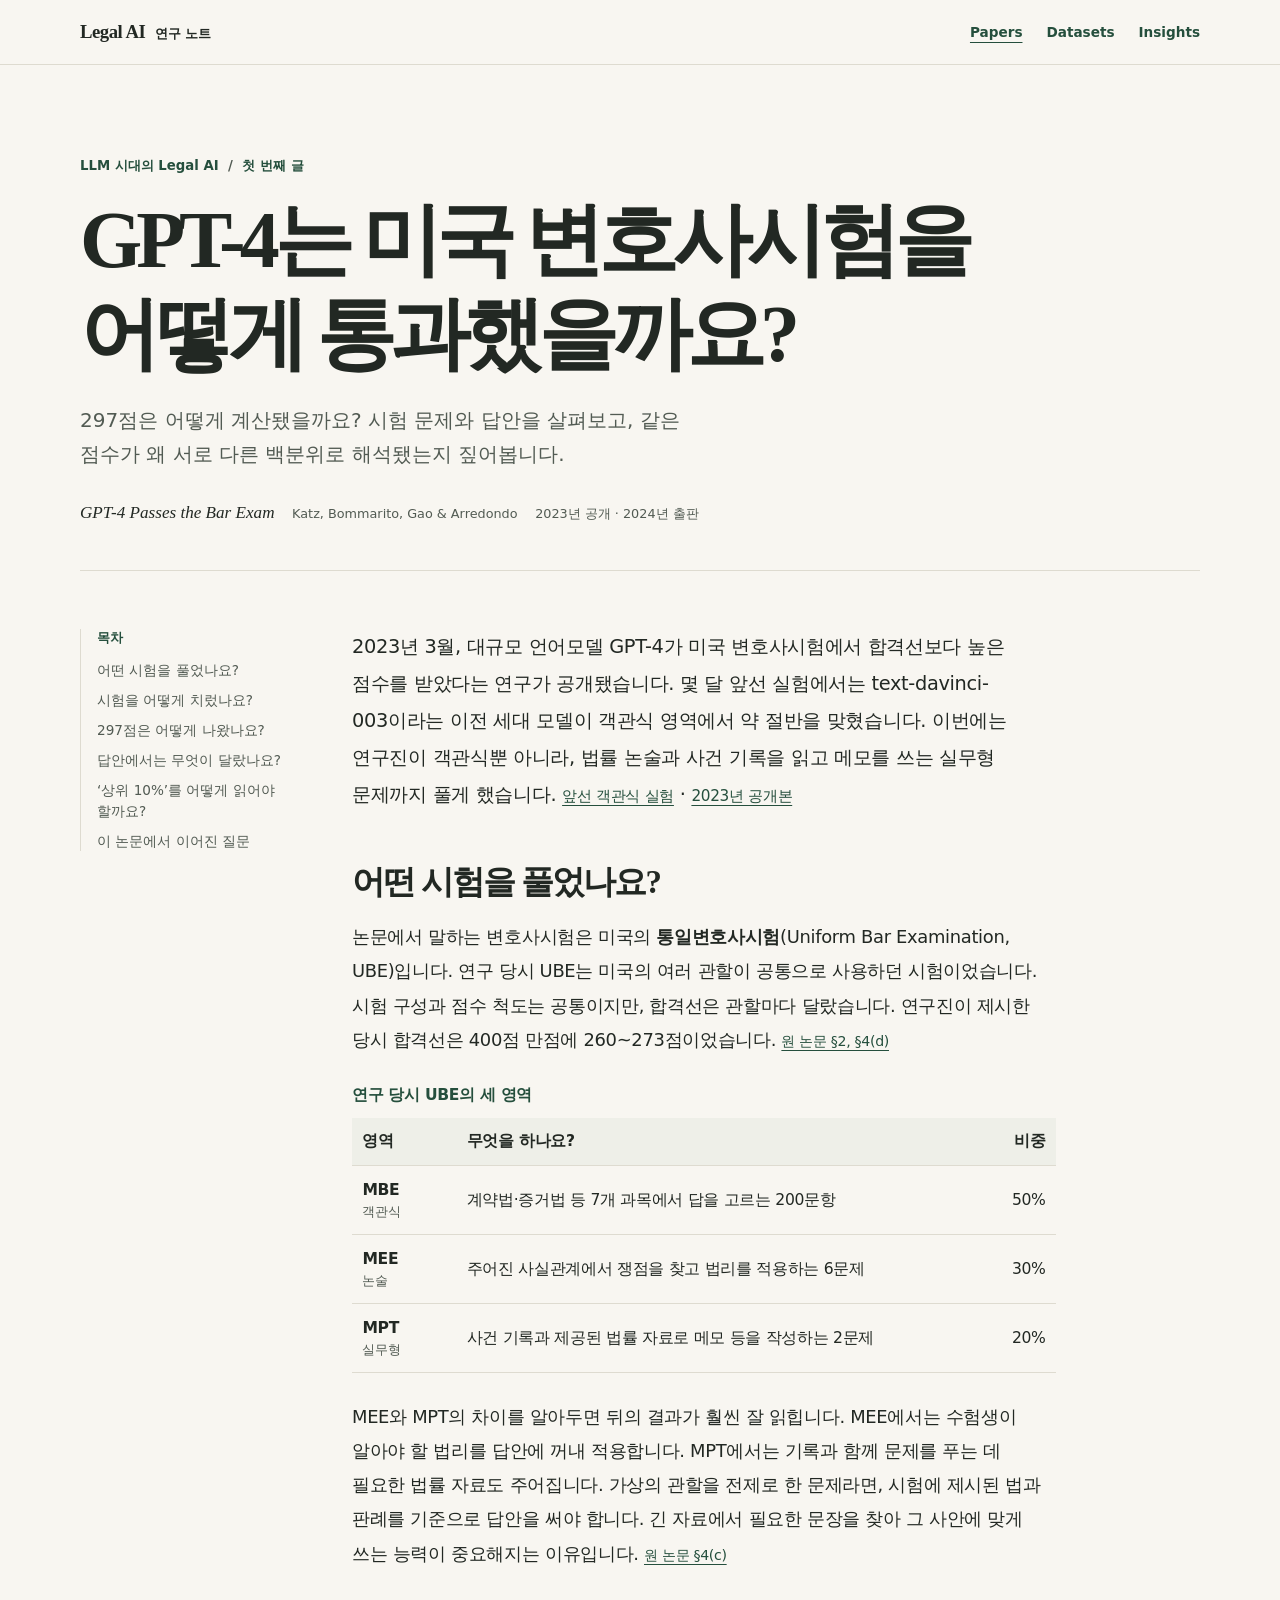
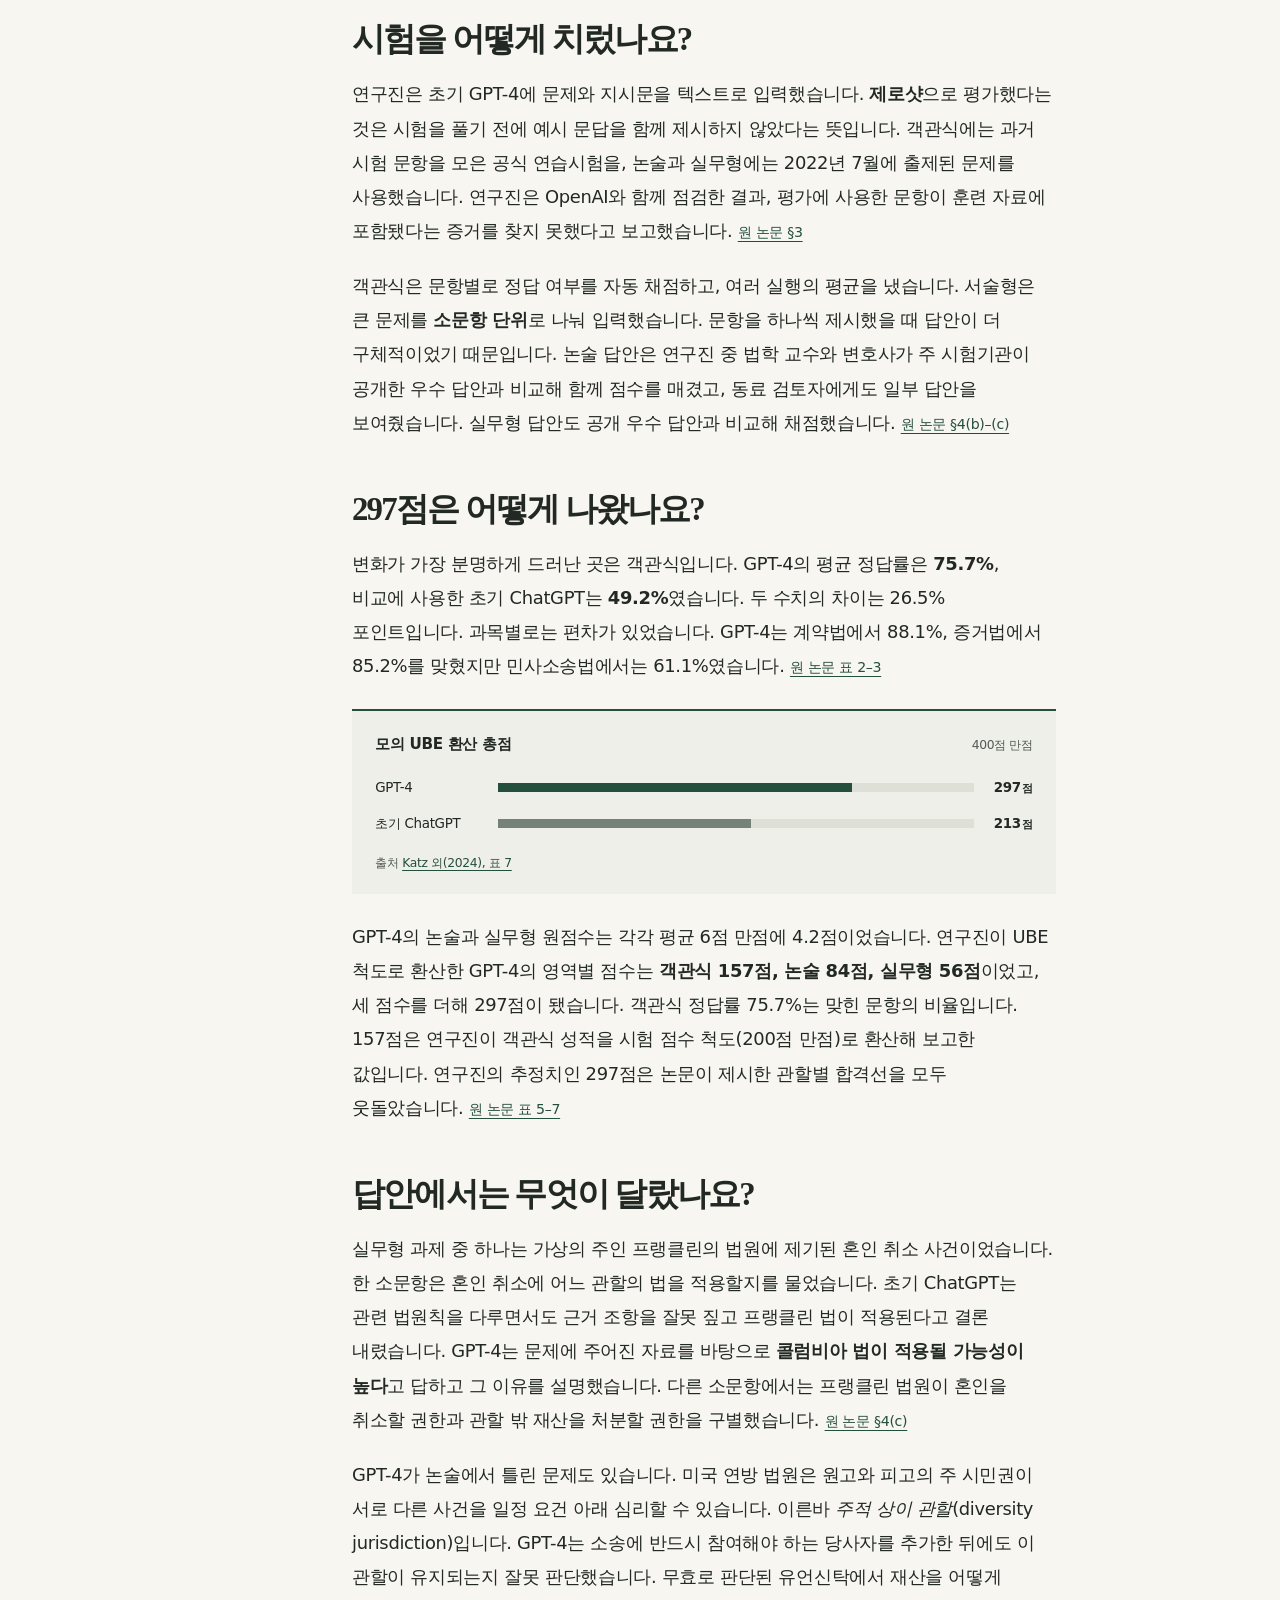
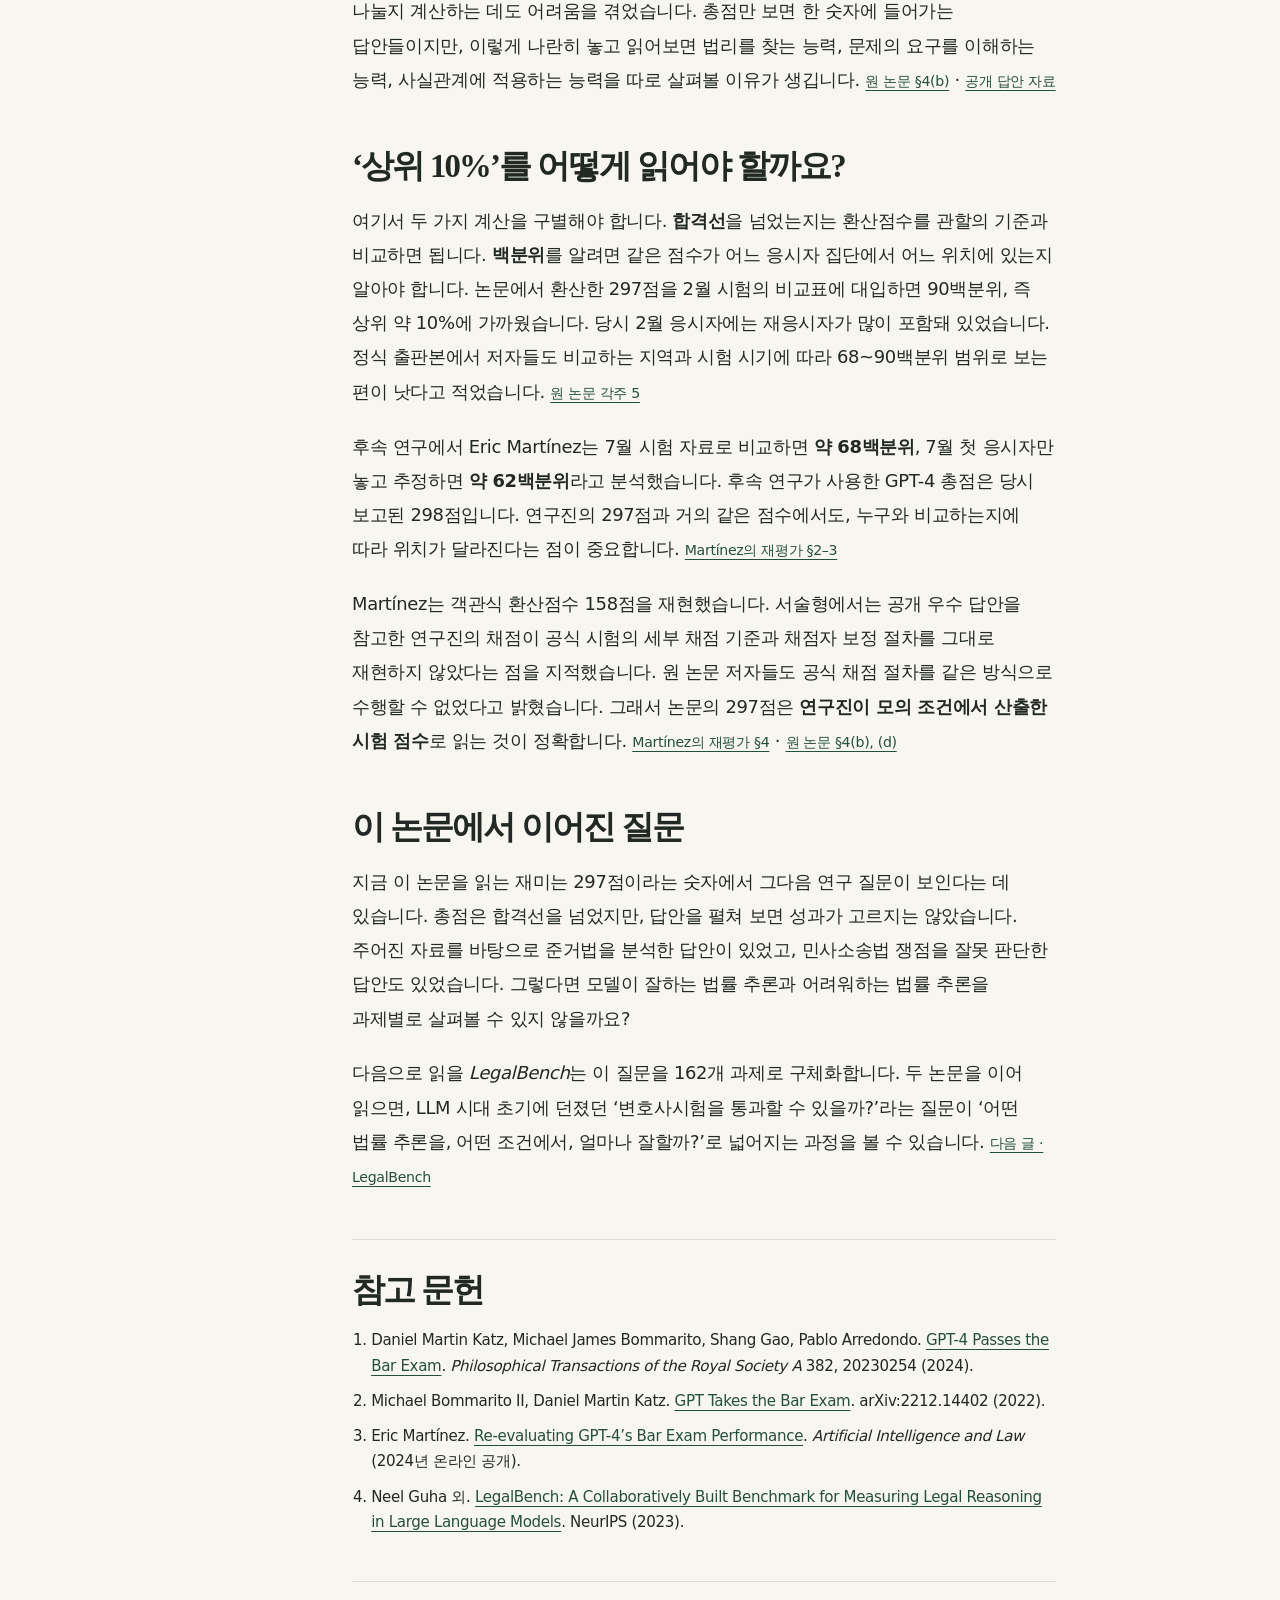
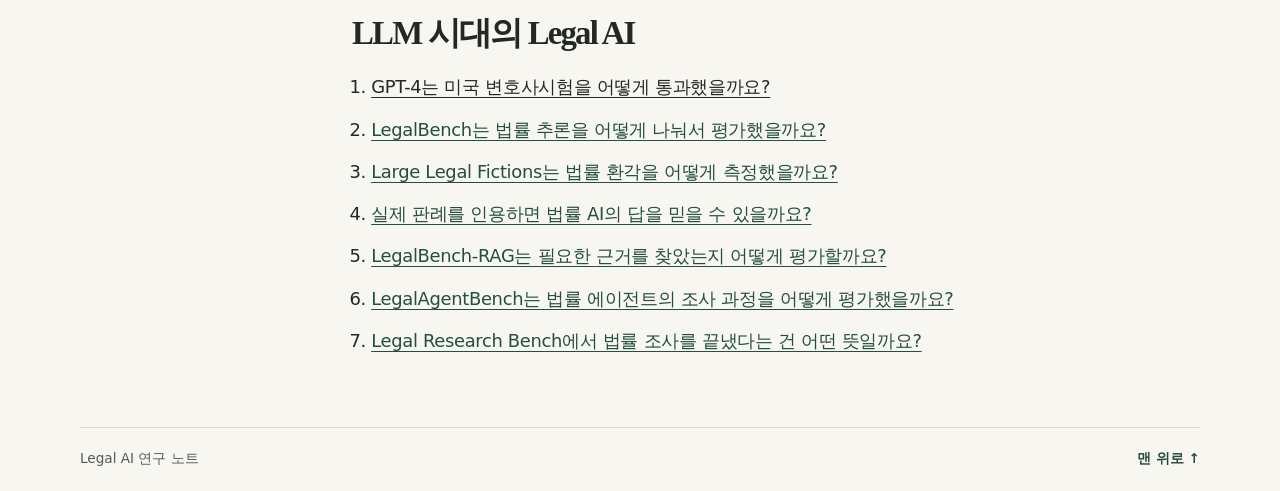
<file: gpt-4-bar-exam/index.html>
<!doctype html>
<html lang="ko">
  <head>
    <meta charset="utf-8">
    <meta name="viewport" content="width=device-width, initial-scale=1">
    <meta name="description" content="GPT-4가 미국 통일변호사시험에서 받은 297점은 어떻게 계산됐을까요? 시험 구성, 답안 사례, 상위 10% 주장에 대한 재평가를 함께 읽습니다.">
    <meta name="theme-color" content="#f8f6f1">
    <title>GPT-4는 미국 변호사시험을 어떻게 통과했을까요? | Legal AI 연구 노트</title>
    <link rel="stylesheet" href="../styles.css?v=20261119-hub">
  </head>
  <body id="top">
    <a class="skip-link" href="#article">본문으로 건너뛰기</a>
    <header class="site-header">
      <div class="shell header-inner">
        <a class="site-name" href="../" aria-label="Legal AI 연구 노트 홈">Legal AI <span>연구 노트</span></a>
        <nav class="header-nav" aria-label="사이트 메뉴">
          <a class="header-link" href="../papers/" aria-current="location" lang="en">Papers</a>
          <a class="header-link" href="../datasets/" lang="en">Datasets</a>
          <a class="header-link" href="../insights/" lang="en">Insights</a>
        </nav>
      </div>
    </header>

    <main>
      <article id="article" aria-labelledby="article-title" tabindex="-1">
        <header class="article-header shell">
          <p class="series">LLM 시대의 Legal AI <span aria-hidden="true">/</span> 첫 번째 글</p>
          <h1 id="article-title">GPT-4는 미국 변호사시험을<br class="desktop-break"> 어떻게 통과했을까요?</h1>
          <p class="dek">297점은 어떻게 계산됐을까요? 시험 문제와 답안을 살펴보고, 같은 점수가 왜 서로 다른 백분위로 해석됐는지 짚어봅니다.</p>
          <div class="paper-meta">
            <cite lang="en">GPT-4 Passes the Bar Exam</cite>
            <span>Katz, Bommarito, Gao &amp; Arredondo</span>
            <span>2023년 공개 · 2024년 출판</span>
          </div>
        </header>

        <div class="shell article-layout">
          <nav class="toc" aria-labelledby="toc-title">
            <h2 id="toc-title">목차</h2>
            <ol>
              <li><a href="#exam">어떤 시험을 풀었나요?</a></li>
              <li><a href="#method">시험을 어떻게 치렀나요?</a></li>
              <li><a href="#results">297점은 어떻게 나왔나요?</a></li>
              <li><a href="#example">답안에서는 무엇이 달랐나요?</a></li>
              <li><a href="#percentile">‘상위 10%’를 어떻게 읽어야 할까요?</a></li>
              <li><a href="#legacy">이 논문에서 이어진 질문</a></li>
            </ol>
          </nav>

          <div class="article-body">
            <p class="opening">2023년 3월, 대규모 언어모델 GPT-4가 미국 변호사시험에서 합격선보다 높은 점수를 받았다는 연구가 공개됐습니다. 몇 달 앞선 실험에서는 <span lang="en">text-davinci-003</span>이라는 이전 세대 모델이 객관식 영역에서 약 절반을 맞혔습니다. 이번에는 연구진이 객관식뿐 아니라, 법률 논술과 사건 기록을 읽고 메모를 쓰는 실무형 문제까지 풀게 했습니다. <a class="source" href="https://arxiv.org/abs/2212.14402">앞선 객관식 실험</a> · <a class="source" href="https://papers.ssrn.com/sol3/papers.cfm?abstract_id=4389233">2023년 공개본</a></p>

            <section id="exam">
              <h2>어떤 시험을 풀었나요?</h2>
              <p>논문에서 말하는 변호사시험은 미국의 <strong>통일변호사시험</strong>(Uniform Bar Examination, UBE)입니다. 연구 당시 UBE는 미국의 여러 관할이 공통으로 사용하던 시험이었습니다. 시험 구성과 점수 척도는 공통이지만, 합격선은 관할마다 달랐습니다. 연구진이 제시한 당시 합격선은 400점 만점에 260~273점이었습니다. <a class="source" href="https://pmc.ncbi.nlm.nih.gov/articles/PMC10894685/#sec2">원 논문 §2, §4(d)</a></p>

              <table class="exam-table">
                <caption>연구 당시 UBE의 세 영역</caption>
                <thead>
                  <tr><th scope="col">영역</th><th scope="col">무엇을 하나요?</th><th scope="col">비중</th></tr>
                </thead>
                <tbody>
                  <tr><th scope="row">MBE <span>객관식</span></th><td>계약법·증거법 등 7개 과목에서 답을 고르는 200문항</td><td>50%</td></tr>
                  <tr><th scope="row">MEE <span>논술</span></th><td>주어진 사실관계에서 쟁점을 찾고 법리를 적용하는 6문제</td><td>30%</td></tr>
                  <tr><th scope="row">MPT <span>실무형</span></th><td>사건 기록과 제공된 법률 자료로 메모 등을 작성하는 2문제</td><td>20%</td></tr>
                </tbody>
              </table>

              <p>MEE와 MPT의 차이를 알아두면 뒤의 결과가 훨씬 잘 읽힙니다. MEE에서는 수험생이 알아야 할 법리를 답안에 꺼내 적용합니다. MPT에서는 기록과 함께 문제를 푸는 데 필요한 법률 자료도 주어집니다. 가상의 관할을 전제로 한 문제라면, 시험에 제시된 법과 판례를 기준으로 답안을 써야 합니다. 긴 자료에서 필요한 문장을 찾아 그 사안에 맞게 쓰는 능력이 중요해지는 이유입니다. <a class="source" href="https://pmc.ncbi.nlm.nih.gov/articles/PMC10894685/#sec4">원 논문 §4(c)</a></p>
            </section>

            <section id="method">
              <h2>시험을 어떻게 치렀나요?</h2>
              <p>연구진은 초기 GPT-4에 문제와 지시문을 텍스트로 입력했습니다. <strong>제로샷</strong>으로 평가했다는 것은 시험을 풀기 전에 예시 문답을 함께 제시하지 않았다는 뜻입니다. 객관식에는 과거 시험 문항을 모은 공식 연습시험을, 논술과 실무형에는 2022년 7월에 출제된 문제를 사용했습니다. 연구진은 OpenAI와 함께 점검한 결과, 평가에 사용한 문항이 훈련 자료에 포함됐다는 증거를 찾지 못했다고 보고했습니다. <a class="source" href="https://pmc.ncbi.nlm.nih.gov/articles/PMC10894685/#sec3">원 논문 §3</a></p>
              <p>객관식은 문항별로 정답 여부를 자동 채점하고, 여러 실행의 평균을 냈습니다. 서술형은 큰 문제를 <strong>소문항 단위</strong>로 나눠 입력했습니다. 문항을 하나씩 제시했을 때 답안이 더 구체적이었기 때문입니다. 논술 답안은 연구진 중 법학 교수와 변호사가 주 시험기관이 공개한 우수 답안과 비교해 함께 점수를 매겼고, 동료 검토자에게도 일부 답안을 보여줬습니다. 실무형 답안도 공개 우수 답안과 비교해 채점했습니다. <a class="source" href="https://pmc.ncbi.nlm.nih.gov/articles/PMC10894685/#sec4">원 논문 §4(b)–(c)</a></p>
            </section>

            <section id="results">
              <h2>297점은 어떻게 나왔나요?</h2>
              <p>변화가 가장 분명하게 드러난 곳은 객관식입니다. GPT-4의 평균 정답률은 <strong>75.7%</strong>, 비교에 사용한 초기 ChatGPT는 <strong>49.2%</strong>였습니다. 두 수치의 차이는 26.5%포인트입니다. 과목별로는 편차가 있었습니다. GPT-4는 계약법에서 88.1%, 증거법에서 85.2%를 맞혔지만 민사소송법에서는 61.1%였습니다. <a class="source" href="https://pmc.ncbi.nlm.nih.gov/articles/PMC10894685/#tbl2">원 논문 표 2–3</a></p>

              <figure class="score-figure">
                <div class="score-heading">
                  <h3>모의 UBE 환산 총점</h3>
                  <span>400점 만점</span>
                </div>
                <ul class="score-bars" role="list">
                  <li class="score-row">
                    <span>GPT-4</span>
                    <span class="bar-track" aria-hidden="true"><span class="bar-fill gpt-4"></span></span>
                    <strong>297<span class="unit">점</span></strong>
                  </li>
                  <li class="score-row">
                    <span>초기 ChatGPT</span>
                    <span class="bar-track" aria-hidden="true"><span class="bar-fill early-chatgpt"></span></span>
                    <strong>213<span class="unit">점</span></strong>
                  </li>
                </ul>
                <figcaption>출처 <a href="https://pmc.ncbi.nlm.nih.gov/articles/PMC10894685/#tbl7">Katz 외(2024), 표 7</a></figcaption>
              </figure>

              <p>GPT-4의 논술과 실무형 원점수는 각각 평균 6점 만점에 4.2점이었습니다. 연구진이 UBE 척도로 환산한 GPT-4의 영역별 점수는 <strong>객관식 157점, 논술 84점, 실무형 56점</strong>이었고, 세 점수를 더해 297점이 됐습니다. 객관식 정답률 75.7%는 맞힌 문항의 비율입니다. 157점은 연구진이 객관식 성적을 시험 점수 척도(200점 만점)로 환산해 보고한 값입니다. 연구진의 추정치인 297점은 논문이 제시한 관할별 합격선을 모두 웃돌았습니다. <a class="source" href="https://pmc.ncbi.nlm.nih.gov/articles/PMC10894685/#tbl7">원 논문 표 5–7</a></p>
            </section>

            <section id="example">
              <h2>답안에서는 무엇이 달랐나요?</h2>
              <p>실무형 과제 중 하나는 가상의 주인 프랭클린의 법원에 제기된 혼인 취소 사건이었습니다. 한 소문항은 혼인 취소에 어느 관할의 법을 적용할지를 물었습니다. 초기 ChatGPT는 관련 법원칙을 다루면서도 근거 조항을 잘못 짚고 프랭클린 법이 적용된다고 결론 내렸습니다. GPT-4는 문제에 주어진 자료를 바탕으로 <strong>콜럼비아 법이 적용될 가능성이 높다</strong>고 답하고 그 이유를 설명했습니다. 다른 소문항에서는 프랭클린 법원이 혼인을 취소할 권한과 관할 밖 재산을 처분할 권한을 구별했습니다. <a class="source" href="https://pmc.ncbi.nlm.nih.gov/articles/PMC10894685/#sec4">원 논문 §4(c)</a></p>
              <p>GPT-4가 논술에서 틀린 문제도 있습니다. 미국 연방 법원은 원고와 피고의 주 시민권이 서로 다른 사건을 일정 요건 아래 심리할 수 있습니다. 이른바 <em>주적 상이 관할</em>(diversity jurisdiction)입니다. GPT-4는 소송에 반드시 참여해야 하는 당사자를 추가한 뒤에도 이 관할이 유지되는지 잘못 판단했습니다. 무효로 판단된 유언신탁에서 재산을 어떻게 나눌지 계산하는 데도 어려움을 겪었습니다. 총점만 보면 한 숫자에 들어가는 답안들이지만, 이렇게 나란히 놓고 읽어보면 법리를 찾는 능력, 문제의 요구를 이해하는 능력, 사실관계에 적용하는 능력을 따로 살펴볼 이유가 생깁니다. <a class="source" href="https://pmc.ncbi.nlm.nih.gov/articles/PMC10894685/#sec4">원 논문 §4(b)</a> · <a class="source" href="https://github.com/mjbommar/gpt4-passes-the-bar">공개 답안 자료</a></p>
            </section>

            <section id="percentile">
              <h2>‘상위 10%’를 어떻게 읽어야 할까요?</h2>
              <p>여기서 두 가지 계산을 구별해야 합니다. <strong>합격선</strong>을 넘었는지는 환산점수를 관할의 기준과 비교하면 됩니다. <strong>백분위</strong>를 알려면 같은 점수가 어느 응시자 집단에서 어느 위치에 있는지 알아야 합니다. 논문에서 환산한 297점을 2월 시험의 비교표에 대입하면 90백분위, 즉 상위 약 10%에 가까웠습니다. 당시 2월 응시자에는 재응시자가 많이 포함돼 있었습니다. 정식 출판본에서 저자들도 비교하는 지역과 시험 시기에 따라 68~90백분위 범위로 보는 편이 낫다고 적었습니다. <a class="source" href="https://pmc.ncbi.nlm.nih.gov/articles/PMC10894685/#fn5">원 논문 각주 5</a></p>
              <p>후속 연구에서 Eric Martínez는 7월 시험 자료로 비교하면 <strong>약 68백분위</strong>, 7월 첫 응시자만 놓고 추정하면 <strong>약 62백분위</strong>라고 분석했습니다. 후속 연구가 사용한 GPT-4 총점은 당시 보고된 298점입니다. 연구진의 297점과 거의 같은 점수에서도, 누구와 비교하는지에 따라 위치가 달라진다는 점이 중요합니다. <a class="source" href="https://link.springer.com/article/10.1007/s10506-024-09396-9">Martínez의 재평가 §2–3</a></p>
              <p>Martínez는 객관식 환산점수 158점을 재현했습니다. 서술형에서는 공개 우수 답안을 참고한 연구진의 채점이 공식 시험의 세부 채점 기준과 채점자 보정 절차를 그대로 재현하지 않았다는 점을 지적했습니다. 원 논문 저자들도 공식 채점 절차를 같은 방식으로 수행할 수 없었다고 밝혔습니다. 그래서 논문의 297점은 <strong>연구진이 모의 조건에서 산출한 시험 점수</strong>로 읽는 것이 정확합니다. <a class="source" href="https://link.springer.com/article/10.1007/s10506-024-09396-9">Martínez의 재평가 §4</a> · <a class="source" href="https://pmc.ncbi.nlm.nih.gov/articles/PMC10894685/#sec4">원 논문 §4(b), (d)</a></p>
            </section>

            <section id="legacy">
              <h2>이 논문에서 이어진 질문</h2>
              <p>지금 이 논문을 읽는 재미는 297점이라는 숫자에서 그다음 연구 질문이 보인다는 데 있습니다. 총점은 합격선을 넘었지만, 답안을 펼쳐 보면 성과가 고르지는 않았습니다. 주어진 자료를 바탕으로 준거법을 분석한 답안이 있었고, 민사소송법 쟁점을 잘못 판단한 답안도 있었습니다. 그렇다면 모델이 잘하는 법률 추론과 어려워하는 법률 추론을 과제별로 살펴볼 수 있지 않을까요?</p>
              <p>다음으로 읽을 <cite lang="en">LegalBench</cite>는 이 질문을 162개 과제로 구체화합니다. 두 논문을 이어 읽으면, LLM 시대 초기에 던졌던 ‘변호사시험을 통과할 수 있을까?’라는 질문이 ‘어떤 법률 추론을, 어떤 조건에서, 얼마나 잘할까?’로 넓어지는 과정을 볼 수 있습니다. <a class="source" href="../legalbench/">다음 글 · LegalBench</a></p>
            </section>

            <section class="references" id="references">
              <h2>참고 문헌</h2>
              <ol>
                <li>Daniel Martin Katz, Michael James Bommarito, Shang Gao, Pablo Arredondo. <a href="https://doi.org/10.1098/rsta.2023.0254" lang="en">GPT-4 Passes the Bar Exam</a>. <cite lang="en">Philosophical Transactions of the Royal Society A</cite> 382, 20230254 (2024).</li>
                <li>Michael Bommarito II, Daniel Martin Katz. <a href="https://arxiv.org/abs/2212.14402" lang="en">GPT Takes the Bar Exam</a>. arXiv:2212.14402 (2022).</li>
                <li>Eric Martínez. <a href="https://doi.org/10.1007/s10506-024-09396-9" lang="en">Re-evaluating GPT-4’s Bar Exam Performance</a>. <cite lang="en">Artificial Intelligence and Law</cite> (2024년 온라인 공개).</li>
                <li>Neel Guha 외. <a href="https://arxiv.org/abs/2308.11462" lang="en">LegalBench: A Collaboratively Built Benchmark for Measuring Legal Reasoning in Large Language Models</a>. NeurIPS (2023).</li>
              </ol>
            </section>

            <section class="series-index" id="series">
              <h2>LLM 시대의 Legal AI</h2>
              <ol>
                <li><a href="#article" aria-current="page">GPT-4는 미국 변호사시험을 어떻게 통과했을까요?</a></li>
                <li><a href="../legalbench/">LegalBench는 법률 추론을 어떻게 나눠서 평가했을까요?</a></li>
                <li><a href="../large-legal-fictions/">Large Legal Fictions는 법률 환각을 어떻게 측정했을까요?</a></li>
                <li><a href="../hallucination-free/">실제 판례를 인용하면 법률 AI의 답을 믿을 수 있을까요?</a></li>
                <li><a href="../legalbench-rag/">LegalBench-RAG는 필요한 근거를 찾았는지 어떻게 평가할까요?</a></li>
                <li><a href="../legalagentbench/">LegalAgentBench는 법률 에이전트의 조사 과정을 어떻게 평가했을까요?</a></li>
                <li><a href="../legal-research-bench/">Legal Research Bench에서 법률 조사를 끝냈다는 건 어떤 뜻일까요?</a></li>
              </ol>
            </section>
          </div>
        </div>
      </article>
    </main>

    <footer class="site-footer shell">
      <span>Legal AI 연구 노트</span>
      <a href="#top">맨 위로 <span aria-hidden="true">↑</span></a>
    </footer>
  </body>
</html>
</file>
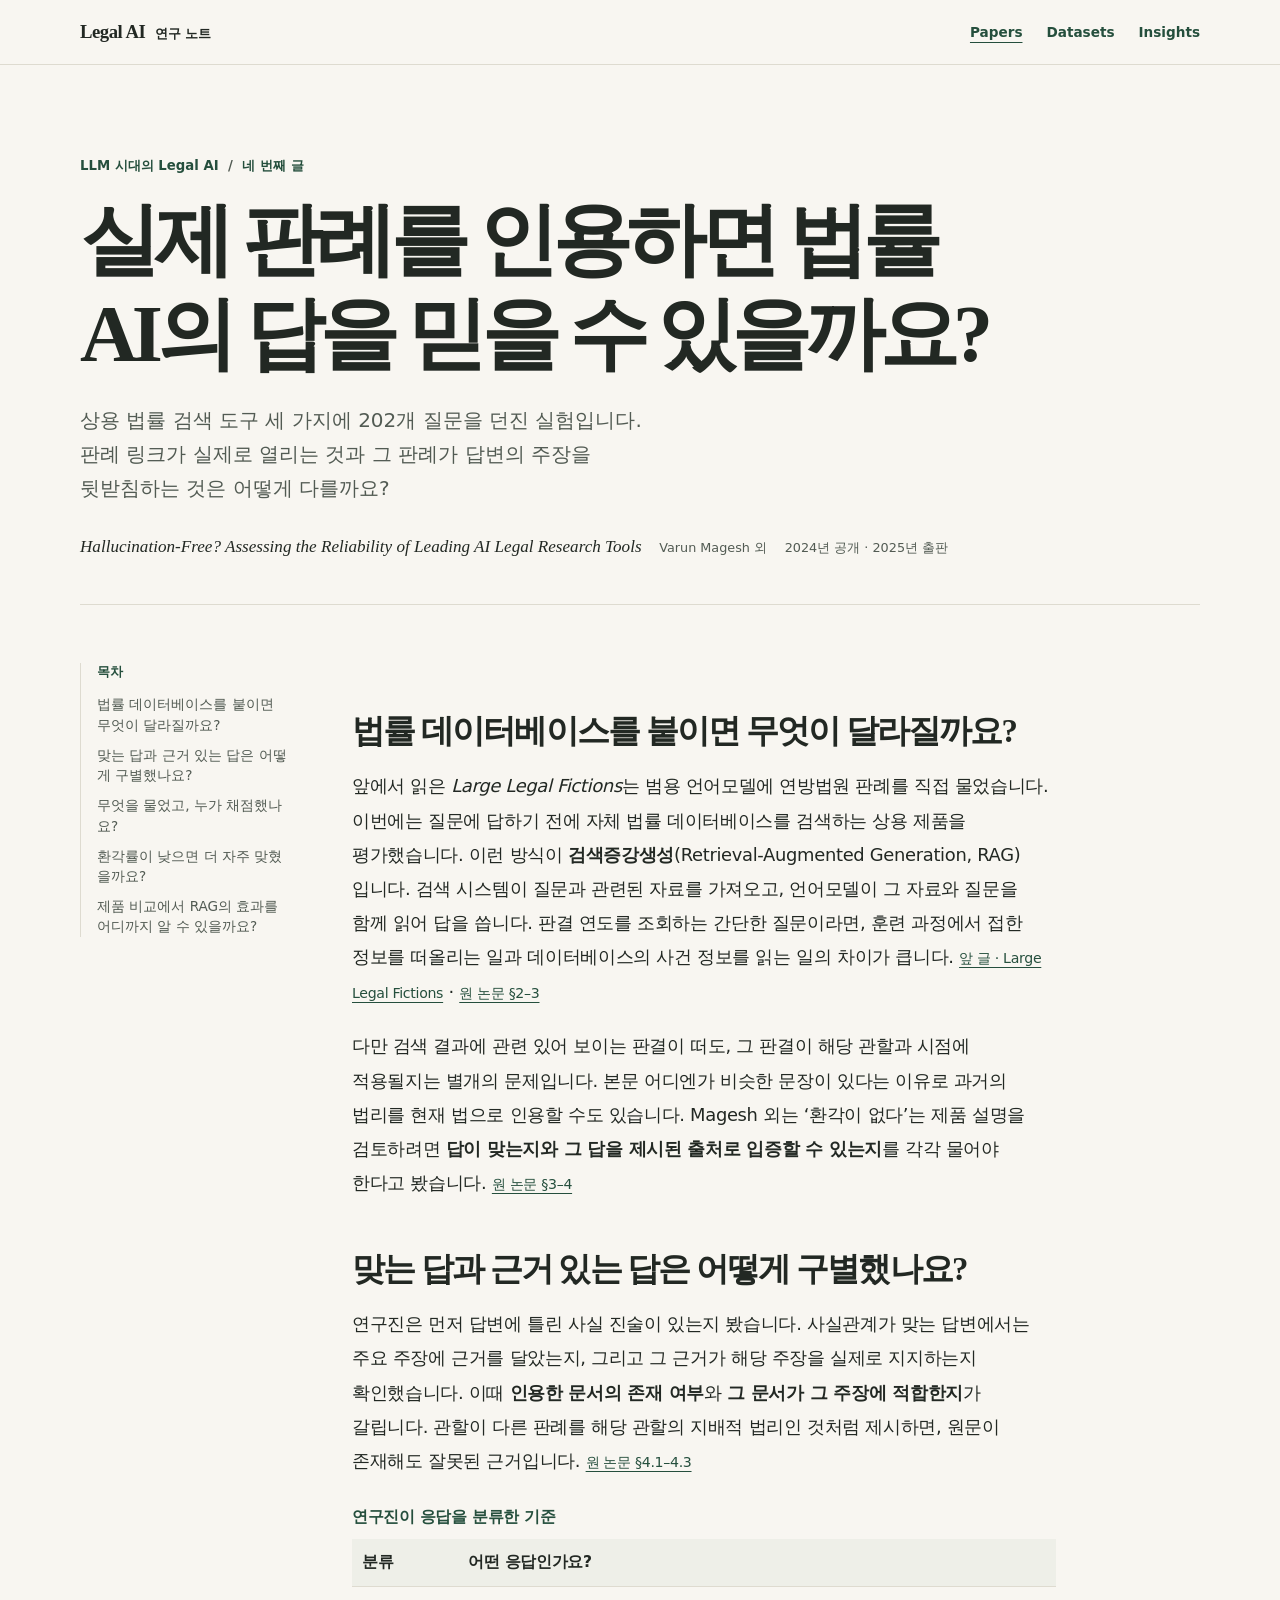
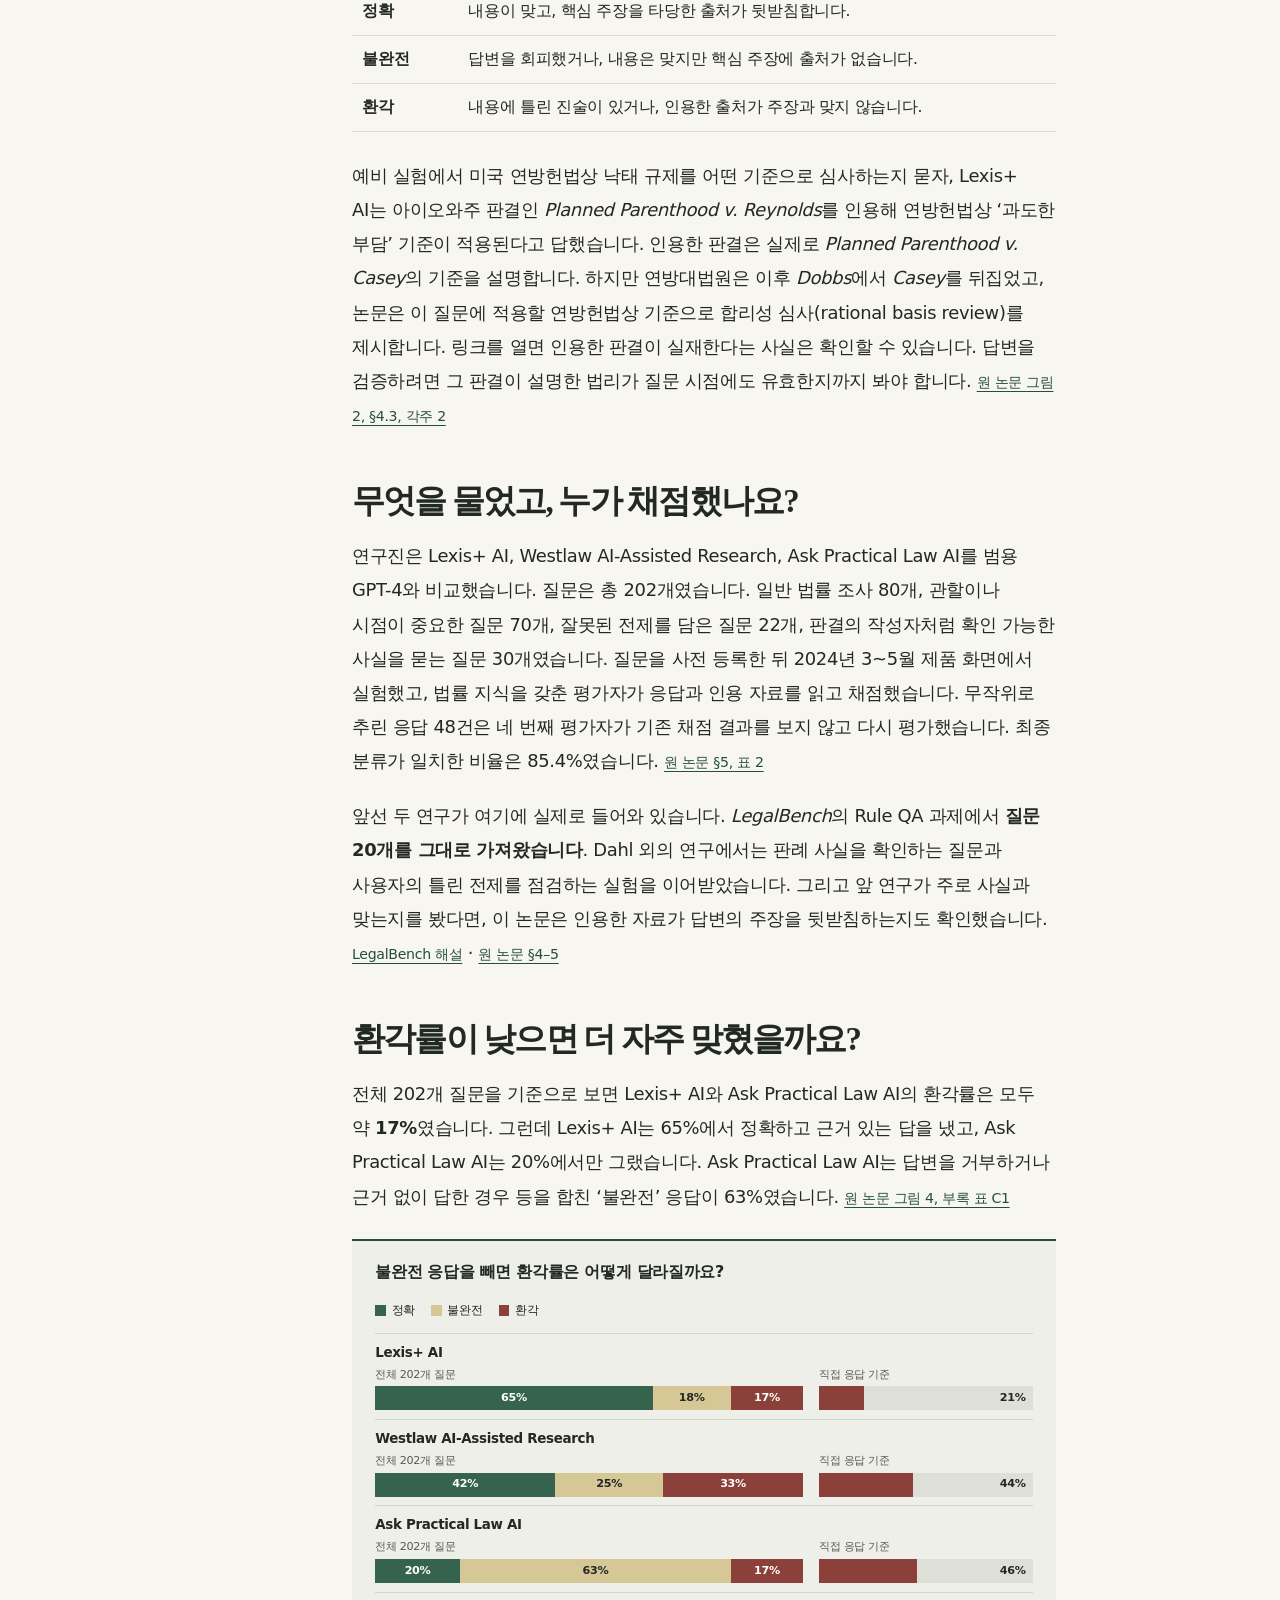
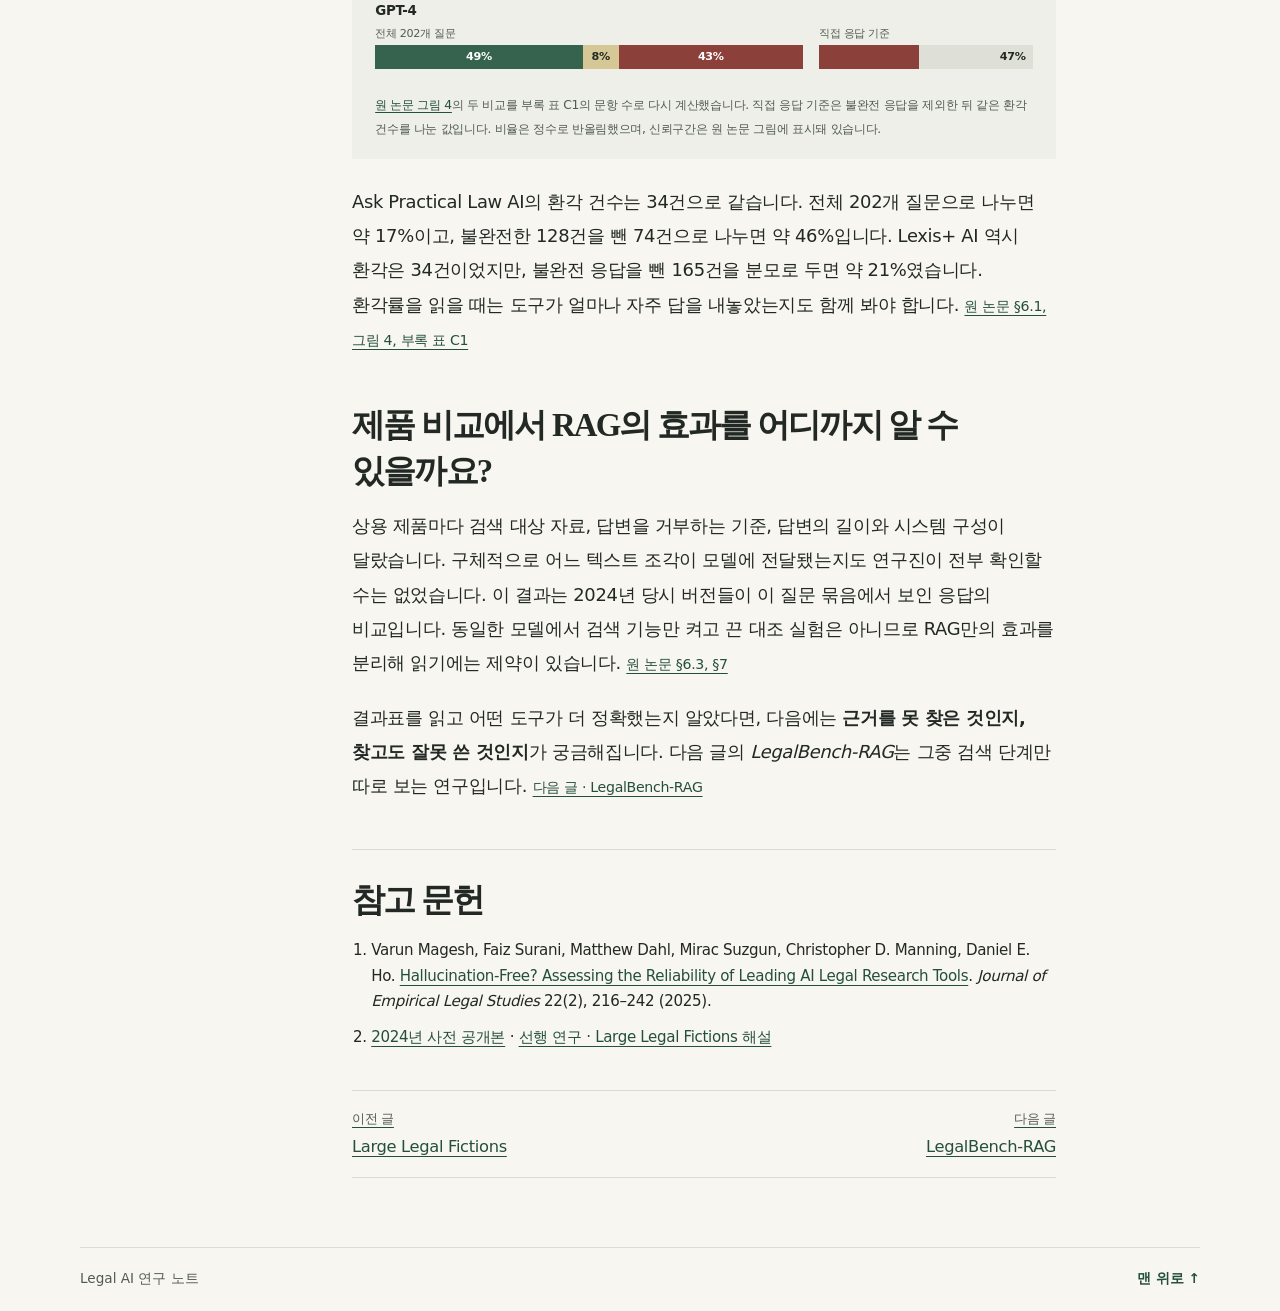
<file: hallucination-free/index.html>
<!doctype html>
<html lang="ko">
  <head>
    <meta charset="utf-8">
    <meta name="viewport" content="width=device-width, initial-scale=1">
    <meta name="description" content="상용 법률 검색 도구 세 가지에 202개 질문을 던진 실험입니다. 판례 링크가 실제로 열리는 것과 그 판례가 답변의 주장을 뒷받침하는 것은 어떻게 다를까요?">
    <meta name="theme-color" content="#f8f6f1">
    <title>실제 판례를 인용하면 법률 AI의 답을 믿을 수 있을까요? | Legal AI 연구 노트</title>
    <link rel="stylesheet" href="../styles.css?v=20261119-hub">
  </head>
  <body id="top">
    <a class="skip-link" href="#article">본문으로 건너뛰기</a>
    <header class="site-header">
      <div class="shell header-inner">
        <a class="site-name" href="../" aria-label="Legal AI 연구 노트 홈">Legal AI <span>연구 노트</span></a>
        <nav class="header-nav" aria-label="사이트 메뉴">
          <a class="header-link" href="../papers/" aria-current="location" lang="en">Papers</a>
          <a class="header-link" href="../datasets/" lang="en">Datasets</a>
          <a class="header-link" href="../insights/" lang="en">Insights</a>
        </nav>
      </div>
    </header>

    <main>
      <article id="article" aria-labelledby="article-title" tabindex="-1">
        <header class="article-header shell">
          <p class="series">LLM 시대의 Legal AI <span aria-hidden="true">/</span> 네 번째 글</p>
          <h1 id="article-title">실제 판례를 인용하면 법률 AI의 답을 믿을 수 있을까요?</h1>
          <p class="dek">상용 법률 검색 도구 세 가지에 202개 질문을 던진 실험입니다. 판례 링크가 실제로 열리는 것과 그 판례가 답변의 주장을 뒷받침하는 것은 어떻게 다를까요?</p>
          <div class="paper-meta">
            <cite lang="en">Hallucination-Free? Assessing the Reliability of Leading AI Legal Research Tools</cite>
            <span>Varun Magesh 외</span>
            <span>2024년 공개 · 2025년 출판</span>
          </div>
        </header>

        <div class="shell article-layout">
          <nav class="toc" aria-labelledby="toc-title">
            <h2 id="toc-title">목차</h2>
            <ol>
              <li><a href="#question">법률 데이터베이스를 붙이면 무엇이 달라질까요?</a></li>
              <li><a href="#rubric">맞는 답과 근거 있는 답은 어떻게 구별했나요?</a></li>
              <li><a href="#experiment">무엇을 물었고, 누가 채점했나요?</a></li>
              <li><a href="#results">환각률이 낮으면 더 자주 맞혔을까요?</a></li>
              <li><a href="#scope">제품 비교에서 RAG의 효과를 어디까지 알 수 있을까요?</a></li>
            </ol>
          </nav>

          <div class="article-body">
            <section id="question">
              <h2>법률 데이터베이스를 붙이면 무엇이 달라질까요?</h2>
              <p>앞에서 읽은 <cite lang="en">Large Legal Fictions</cite>는 범용 언어모델에 연방법원 판례를 직접 물었습니다. 이번에는 질문에 답하기 전에 자체 법률 데이터베이스를 검색하는 상용 제품을 평가했습니다. 이런 방식이 <strong>검색증강생성</strong>(Retrieval-Augmented Generation, RAG)입니다. 검색 시스템이 질문과 관련된 자료를 가져오고, 언어모델이 그 자료와 질문을 함께 읽어 답을 씁니다. 판결 연도를 조회하는 간단한 질문이라면, 훈련 과정에서 접한 정보를 떠올리는 일과 데이터베이스의 사건 정보를 읽는 일의 차이가 큽니다. <a class="source" href="../large-legal-fictions/">앞 글 · Large Legal Fictions</a> · <a class="source" href="https://onlinelibrary.wiley.com/doi/full/10.1111/jels.12413">원 논문 §2–3</a></p>
              <p>다만 검색 결과에 관련 있어 보이는 판결이 떠도, 그 판결이 해당 관할과 시점에 적용될지는 별개의 문제입니다. 본문 어디엔가 비슷한 문장이 있다는 이유로 과거의 법리를 현재 법으로 인용할 수도 있습니다. Magesh 외는 ‘환각이 없다’는 제품 설명을 검토하려면 <strong>답이 맞는지와 그 답을 제시된 출처로 입증할 수 있는지</strong>를 각각 물어야 한다고 봤습니다. <a class="source" href="https://onlinelibrary.wiley.com/doi/full/10.1111/jels.12413">원 논문 §3–4</a></p>
            </section>

            <section id="rubric">
              <h2>맞는 답과 근거 있는 답은 어떻게 구별했나요?</h2>
              <p>연구진은 먼저 답변에 틀린 사실 진술이 있는지 봤습니다. 사실관계가 맞는 답변에서는 주요 주장에 근거를 달았는지, 그리고 그 근거가 해당 주장을 실제로 지지하는지 확인했습니다. 이때 <strong>인용한 문서의 존재 여부</strong>와 <strong>그 문서가 그 주장에 적합한지</strong>가 갈립니다. 관할이 다른 판례를 해당 관할의 지배적 법리인 것처럼 제시하면, 원문이 존재해도 잘못된 근거입니다. <a class="source" href="https://onlinelibrary.wiley.com/doi/full/10.1111/jels.12413">원 논문 §4.1–4.3</a></p>
              <table class="exam-table">
                <caption>연구진이 응답을 분류한 기준</caption>
                <thead><tr><th scope="col">분류</th><th scope="col">어떤 응답인가요?</th></tr></thead>
                <tbody>
                  <tr><th scope="row">정확</th><td>내용이 맞고, 핵심 주장을 타당한 출처가 뒷받침합니다.</td></tr>
                  <tr><th scope="row">불완전</th><td>답변을 회피했거나, 내용은 맞지만 핵심 주장에 출처가 없습니다.</td></tr>
                  <tr><th scope="row">환각</th><td>내용에 틀린 진술이 있거나, 인용한 출처가 주장과 맞지 않습니다.</td></tr>
                </tbody>
              </table>
              <p>예비 실험에서 미국 연방헌법상 낙태 규제를 어떤 기준으로 심사하는지 묻자, Lexis+ AI는 아이오와주 판결인 <cite lang="en">Planned Parenthood v. Reynolds</cite>를 인용해 연방헌법상 ‘과도한 부담’ 기준이 적용된다고 답했습니다. 인용한 판결은 실제로 <cite lang="en">Planned Parenthood v. Casey</cite>의 기준을 설명합니다. 하지만 연방대법원은 이후 <cite lang="en">Dobbs</cite>에서 <cite lang="en">Casey</cite>를 뒤집었고, 논문은 이 질문에 적용할 연방헌법상 기준으로 합리성 심사(rational basis review)를 제시합니다. 링크를 열면 인용한 판결이 실재한다는 사실은 확인할 수 있습니다. 답변을 검증하려면 그 판결이 설명한 법리가 질문 시점에도 유효한지까지 봐야 합니다. <a class="source" href="https://onlinelibrary.wiley.com/doi/full/10.1111/jels.12413">원 논문 그림 2, §4.3, 각주 2</a></p>
            </section>

            <section id="experiment">
              <h2>무엇을 물었고, 누가 채점했나요?</h2>
              <p>연구진은 Lexis+ AI, Westlaw AI-Assisted Research, Ask Practical Law AI를 범용 GPT-4와 비교했습니다. 질문은 총 202개였습니다. 일반 법률 조사 80개, 관할이나 시점이 중요한 질문 70개, 잘못된 전제를 담은 질문 22개, 판결의 작성자처럼 확인 가능한 사실을 묻는 질문 30개였습니다. 질문을 사전 등록한 뒤 2024년 3~5월 제품 화면에서 실험했고, 법률 지식을 갖춘 평가자가 응답과 인용 자료를 읽고 채점했습니다. 무작위로 추린 응답 48건은 네 번째 평가자가 기존 채점 결과를 보지 않고 다시 평가했습니다. 최종 분류가 일치한 비율은 85.4%였습니다. <a class="source" href="https://onlinelibrary.wiley.com/doi/full/10.1111/jels.12413">원 논문 §5, 표 2</a></p>
              <p>앞선 두 연구가 여기에 실제로 들어와 있습니다. <cite lang="en">LegalBench</cite>의 Rule QA 과제에서 <strong>질문 20개를 그대로 가져왔습니다</strong>. Dahl 외의 연구에서는 판례 사실을 확인하는 질문과 사용자의 틀린 전제를 점검하는 실험을 이어받았습니다. 그리고 앞 연구가 주로 사실과 맞는지를 봤다면, 이 논문은 인용한 자료가 답변의 주장을 뒷받침하는지도 확인했습니다. <a class="source" href="../legalbench/">LegalBench 해설</a> · <a class="source" href="https://onlinelibrary.wiley.com/doi/full/10.1111/jels.12413">원 논문 §4–5</a></p>
            </section>

            <section id="results">
              <h2>환각률이 낮으면 더 자주 맞혔을까요?</h2>
              <p>전체 202개 질문을 기준으로 보면 Lexis+ AI와 Ask Practical Law AI의 환각률은 모두 약 <strong>17%</strong>였습니다. 그런데 Lexis+ AI는 65%에서 정확하고 근거 있는 답을 냈고, Ask Practical Law AI는 20%에서만 그랬습니다. Ask Practical Law AI는 답변을 거부하거나 근거 없이 답한 경우 등을 합친 ‘불완전’ 응답이 63%였습니다. <a class="source" href="https://onlinelibrary.wiley.com/doi/full/10.1111/jels.12413">원 논문 그림 4, 부록 표 C1</a></p>
              <figure class="score-figure paper-figure" id="response-figure">
                <h3>불완전 응답을 빼면 환각률은 어떻게 달라질까요?</h3>
                <ul class="chart-legend" aria-label="전체 응답 분류">
                  <li><span class="bar-pass" aria-hidden="true"></span>정확</li>
                  <li><span class="bar-partial" aria-hidden="true"></span>불완전</li>
                  <li><span class="bar-error" aria-hidden="true"></span>환각</li>
                </ul>
                <ul class="response-chart" aria-label="도구별 응답 분류와 직접 응답 기준 환각률">
                  <li>
                    <strong>Lexis+ AI</strong>
                    <div class="response-bar">
                      <span class="bar-label">전체 202개 질문</span>
                      <div class="stack-bar" role="img" aria-label="정확 65%, 불완전 18%, 환각 17%">
                      <span class="bar-pass" style="--part: 131">65%</span>
                      <span class="bar-partial" style="--part: 37">18%</span>
                      <span class="bar-error" style="--part: 34">17%</span>
                      </div>
                    </div>
                    <div class="conditional-bar">
                      <span class="bar-label">직접 응답 기준</span>
                      <div class="rate-track"><span style="--rate: 21%" aria-hidden="true"></span><b>21%</b></div>
                    </div>
                  </li>
                  <li>
                    <strong>Westlaw AI-Assisted Research</strong>
                    <div class="response-bar">
                      <span class="bar-label">전체 202개 질문</span>
                      <div class="stack-bar" role="img" aria-label="정확 42%, 불완전 25%, 환각 33%">
                      <span class="bar-pass" style="--part: 85">42%</span>
                      <span class="bar-partial" style="--part: 51">25%</span>
                      <span class="bar-error" style="--part: 66">33%</span>
                      </div>
                    </div>
                    <div class="conditional-bar">
                      <span class="bar-label">직접 응답 기준</span>
                      <div class="rate-track"><span style="--rate: 44%" aria-hidden="true"></span><b>44%</b></div>
                    </div>
                  </li>
                  <li>
                    <strong>Ask Practical Law AI</strong>
                    <div class="response-bar">
                      <span class="bar-label">전체 202개 질문</span>
                      <div class="stack-bar" role="img" aria-label="정확 20%, 불완전 63%, 환각 17%">
                      <span class="bar-pass" style="--part: 40">20%</span>
                      <span class="bar-partial" style="--part: 128">63%</span>
                      <span class="bar-error" style="--part: 34">17%</span>
                      </div>
                    </div>
                    <div class="conditional-bar">
                      <span class="bar-label">직접 응답 기준</span>
                      <div class="rate-track"><span style="--rate: 46%" aria-hidden="true"></span><b>46%</b></div>
                    </div>
                  </li>
                  <li>
                    <strong>GPT-4</strong>
                    <div class="response-bar">
                      <span class="bar-label">전체 202개 질문</span>
                      <div class="stack-bar" role="img" aria-label="정확 49%, 불완전 8%, 환각 43%">
                      <span class="bar-pass" style="--part: 98">49%</span>
                      <span class="bar-partial" style="--part: 17">8%</span>
                      <span class="bar-error" style="--part: 87">43%</span>
                      </div>
                    </div>
                    <div class="conditional-bar">
                      <span class="bar-label">직접 응답 기준</span>
                      <div class="rate-track"><span style="--rate: 47%" aria-hidden="true"></span><b>47%</b></div>
                    </div>
                  </li>
                </ul>
                <figcaption><a href="https://dho.stanford.edu/wp-content/uploads/Legal_RAG_Hallucinations.pdf#page=10">원 논문 그림 4</a>의 두 비교를 부록 표 C1의 문항 수로 다시 계산했습니다. 직접 응답 기준은 불완전 응답을 제외한 뒤 같은 환각 건수를 나눈 값입니다. 비율은 정수로 반올림했으며, 신뢰구간은 원 논문 그림에 표시돼 있습니다.</figcaption>
              </figure>
              <p>Ask Practical Law AI의 환각 건수는 34건으로 같습니다. 전체 202개 질문으로 나누면 약 17%이고, 불완전한 128건을 뺀 74건으로 나누면 약 46%입니다. Lexis+ AI 역시 환각은 34건이었지만, 불완전 응답을 뺀 165건을 분모로 두면 약 21%였습니다. 환각률을 읽을 때는 도구가 얼마나 자주 답을 내놓았는지도 함께 봐야 합니다. <a class="source" href="https://onlinelibrary.wiley.com/doi/full/10.1111/jels.12413">원 논문 §6.1, 그림 4, 부록 표 C1</a></p>
            </section>

            <section id="scope">
              <h2>제품 비교에서 RAG의 효과를 어디까지 알 수 있을까요?</h2>
              <p>상용 제품마다 검색 대상 자료, 답변을 거부하는 기준, 답변의 길이와 시스템 구성이 달랐습니다. 구체적으로 어느 텍스트 조각이 모델에 전달됐는지도 연구진이 전부 확인할 수는 없었습니다. 이 결과는 2024년 당시 버전들이 이 질문 묶음에서 보인 응답의 비교입니다. 동일한 모델에서 검색 기능만 켜고 끈 대조 실험은 아니므로 RAG만의 효과를 분리해 읽기에는 제약이 있습니다. <a class="source" href="https://onlinelibrary.wiley.com/doi/full/10.1111/jels.12413">원 논문 §6.3, §7</a></p>
              <p>결과표를 읽고 어떤 도구가 더 정확했는지 알았다면, 다음에는 <strong>근거를 못 찾은 것인지, 찾고도 잘못 쓴 것인지</strong>가 궁금해집니다. 다음 글의 <cite lang="en">LegalBench-RAG</cite>는 그중 검색 단계만 따로 보는 연구입니다. <a class="source" href="../legalbench-rag/">다음 글 · LegalBench-RAG</a></p>
            </section>

            <section class="references" id="references">
              <h2>참고 문헌</h2>
              <ol>
              <li>Varun Magesh, Faiz Surani, Matthew Dahl, Mirac Suzgun, Christopher D. Manning, Daniel E. Ho. <a href="https://doi.org/10.1111/jels.12413" lang="en">Hallucination-Free? Assessing the Reliability of Leading AI Legal Research Tools</a>. <cite lang="en">Journal of Empirical Legal Studies</cite> 22(2), 216–242 (2025).</li>
              <li><a href="https://arxiv.org/abs/2405.20362">2024년 사전 공개본</a> · <a href="../large-legal-fictions/">선행 연구 · Large Legal Fictions 해설</a></li>
              </ol>
            </section>
            <nav class="article-pager" aria-label="연재 글 이동">
              <a rel="prev" href="../large-legal-fictions/"><span>이전 글</span>Large Legal Fictions</a>
              <a rel="next" href="../legalbench-rag/"><span>다음 글</span>LegalBench-RAG</a>
            </nav>
          </div>
        </div>
      </article>
    </main>

    <footer class="site-footer shell">
      <span>Legal AI 연구 노트</span>
      <a href="#top">맨 위로 <span aria-hidden="true">↑</span></a>
    </footer>
  </body>
</html>
</file>
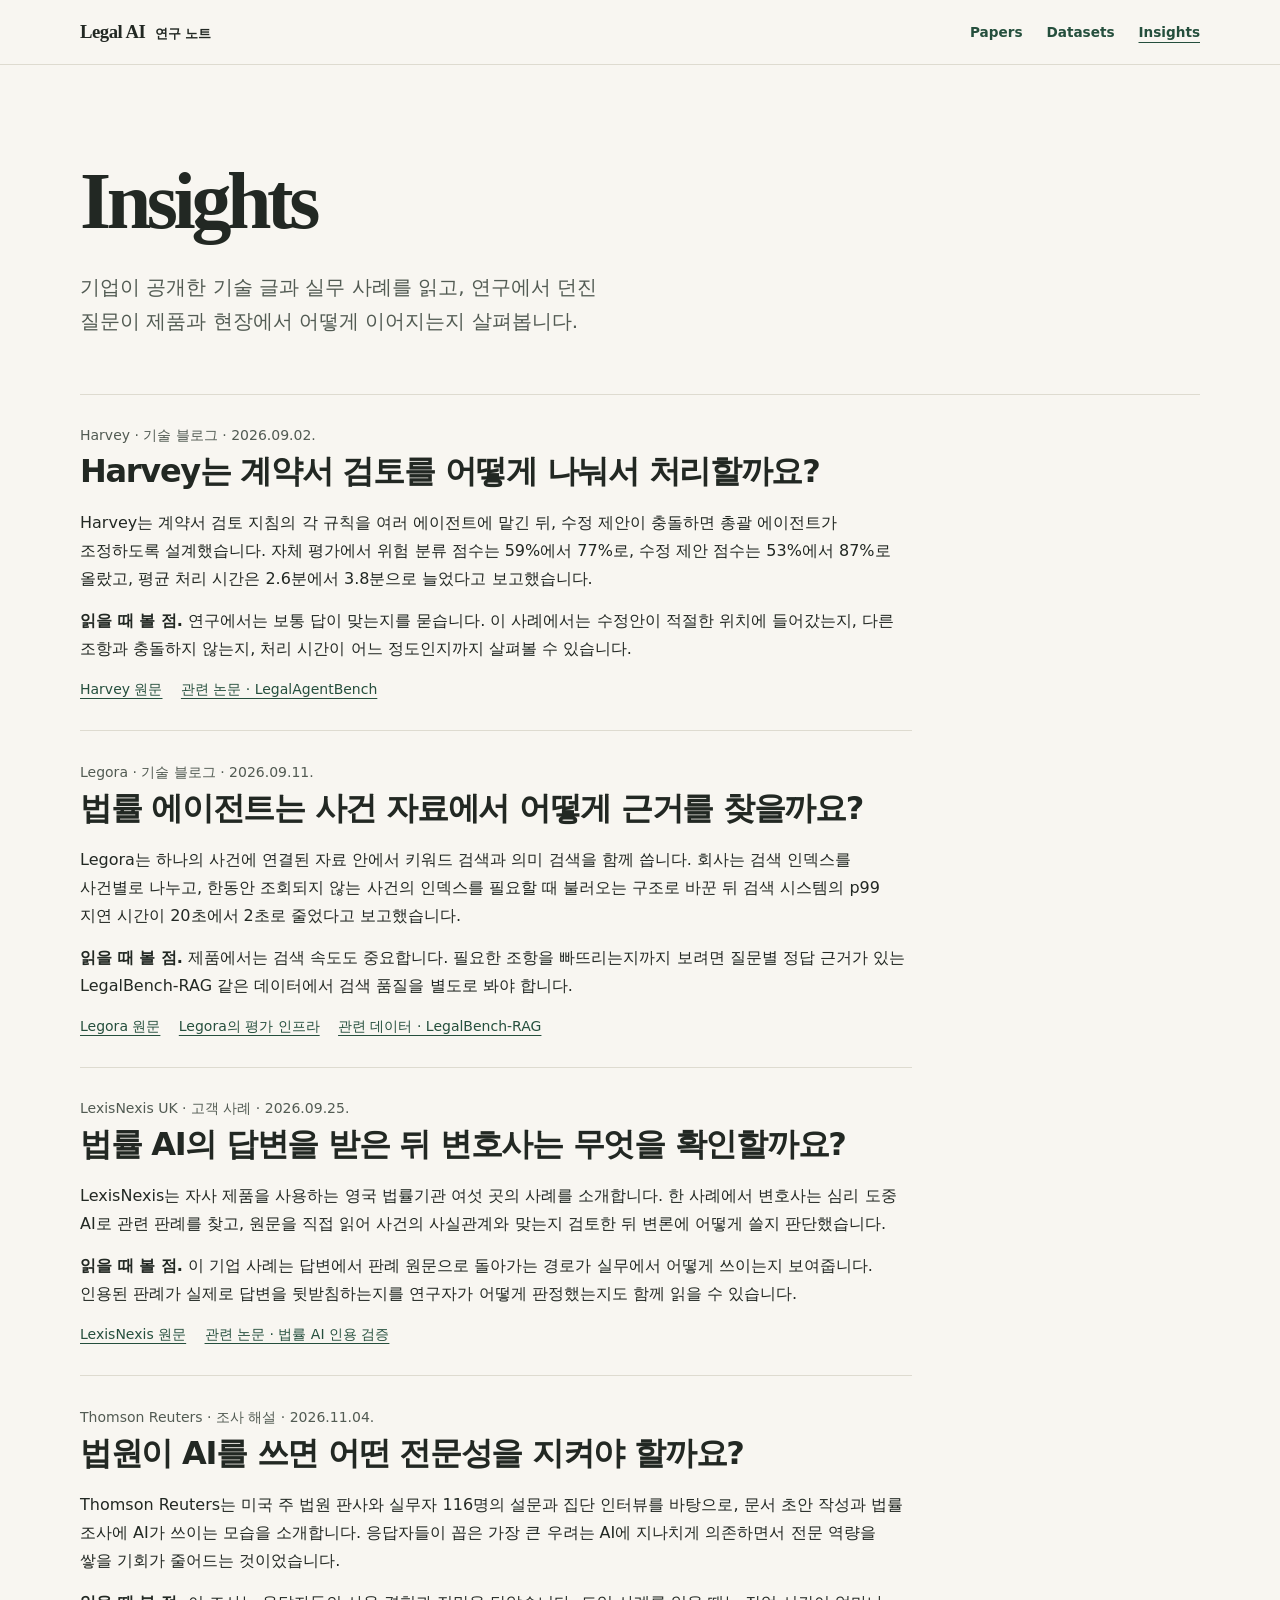
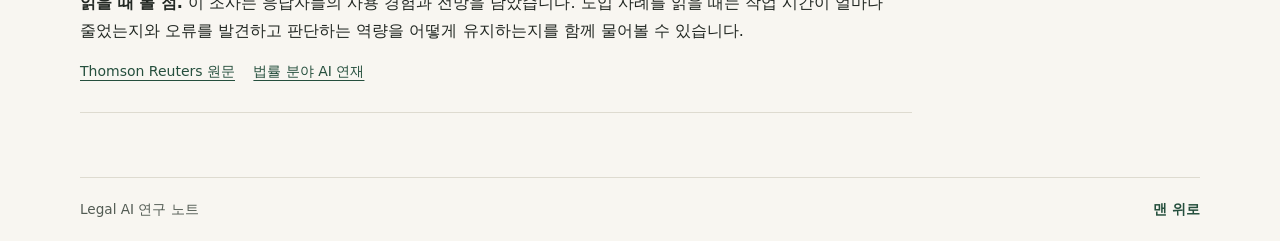
<file: insights/index.html>
<!doctype html>
<html lang="ko">
  <head>
    <meta charset="utf-8">
    <meta name="viewport" content="width=device-width, initial-scale=1">
    <meta name="description" content="기업이 공개한 법률 AI 기술 글과 실무 사례에 대한 한국어 읽기 노트.">
    <meta name="theme-color" content="#f8f6f1">
    <title>Insights | Legal AI 연구 노트</title>
    <link rel="stylesheet" href="../styles.css?v=20261119-hub">
  </head>
  <body id="top">
    <a class="skip-link" href="#main">본문으로 건너뛰기</a>
    <header class="site-header">
      <div class="shell header-inner">
        <a class="site-name" href="../" aria-label="Legal AI 연구 노트 홈">Legal AI <span>연구 노트</span></a>
        <nav class="header-nav" aria-label="사이트 메뉴">
          <a class="header-link" href="../papers/" lang="en">Papers</a>
          <a class="header-link" href="../datasets/" lang="en">Datasets</a>
          <a class="header-link" href="./" aria-current="page" lang="en">Insights</a>
        </nav>
      </div>
    </header>

    <main class="shell" id="main">
      <header class="hub-intro section-intro">
        <h1 lang="en">Insights</h1>
        <p class="dek">기업이 공개한 기술 글과 실무 사례를 읽고, 연구에서 던진 질문이 제품과 현장에서 어떻게 이어지는지 살펴봅니다.</p>
      </header>

      <div class="catalog feature-list">
        <article class="feature-entry" id="harvey">
          <header>
            <p class="catalog-meta">Harvey · 기술 블로그 · <time datetime="2026-09-02">2026.09.02.</time></p>
            <h2>Harvey는 계약서 검토를 어떻게 나눠서 처리할까요?</h2>
          </header>
          <p>Harvey는 계약서 검토 지침의 각 규칙을 여러 에이전트에 맡긴 뒤, 수정 제안이 충돌하면 총괄 에이전트가 조정하도록 설계했습니다. 자체 평가에서 위험 분류 점수는 59%에서 77%로, 수정 제안 점수는 53%에서 87%로 올랐고, 평균 처리 시간은 2.6분에서 3.8분으로 늘었다고 보고했습니다.</p>
          <p><strong>읽을 때 볼 점.</strong> 연구에서는 보통 답이 맞는지를 묻습니다. 이 사례에서는 수정안이 적절한 위치에 들어갔는지, 다른 조항과 충돌하지 않는지, 처리 시간이 어느 정도인지까지 살펴볼 수 있습니다.</p>
          <ul class="entry-links">
            <li><a href="https://www.harvey.ai/blog/rebuilding-playbook-review-as-a-multi-agent-system">Harvey 원문</a></li>
            <li><a href="../legalagentbench/">관련 논문 · LegalAgentBench</a></li>
          </ul>
        </article>

        <article class="feature-entry" id="legora">
          <header>
            <p class="catalog-meta">Legora · 기술 블로그 · <time datetime="2026-09-11">2026.09.11.</time></p>
            <h2>법률 에이전트는 사건 자료에서 어떻게 근거를 찾을까요?</h2>
          </header>
          <p>Legora는 하나의 사건에 연결된 자료 안에서 키워드 검색과 의미 검색을 함께 씁니다. 회사는 검색 인덱스를 사건별로 나누고, 한동안 조회되지 않는 사건의 인덱스를 필요할 때 불러오는 구조로 바꾼 뒤 검색 시스템의 p99 지연 시간이 20초에서 2초로 줄었다고 보고했습니다.</p>
          <p><strong>읽을 때 볼 점.</strong> 제품에서는 검색 속도도 중요합니다. 필요한 조항을 빠뜨리는지까지 보려면 질문별 정답 근거가 있는 LegalBench-RAG 같은 데이터에서 검색 품질을 별도로 봐야 합니다.</p>
          <ul class="entry-links">
            <li><a href="https://legora.com/engineering/scaling-search-for-legal-ai">Legora 원문</a></li>
            <li><a href="https://legora.com/engineering/building-scalable-evals-infrastructure-for-legal-agents">Legora의 평가 인프라</a></li>
            <li><a href="../datasets/#legalbench-rag">관련 데이터 · LegalBench-RAG</a></li>
          </ul>
        </article>

        <article class="feature-entry" id="lexisnexis">
          <header>
            <p class="catalog-meta">LexisNexis UK · 고객 사례 · <time datetime="2026-09-25">2026.09.25.</time></p>
            <h2>법률 AI의 답변을 받은 뒤 변호사는 무엇을 확인할까요?</h2>
          </header>
          <p>LexisNexis는 자사 제품을 사용하는 영국 법률기관 여섯 곳의 사례를 소개합니다. 한 사례에서 변호사는 심리 도중 AI로 관련 판례를 찾고, 원문을 직접 읽어 사건의 사실관계와 맞는지 검토한 뒤 변론에 어떻게 쓸지 판단했습니다.</p>
          <p><strong>읽을 때 볼 점.</strong> 이 기업 사례는 답변에서 판례 원문으로 돌아가는 경로가 실무에서 어떻게 쓰이는지 보여줍니다. 인용된 판례가 실제로 답변을 뒷받침하는지를 연구자가 어떻게 판정했는지도 함께 읽을 수 있습니다.</p>
          <ul class="entry-links">
            <li><a href="https://www.lexisnexis.co.uk/blog/future-of-law/legal-ai-can-produce-an-answer-what-makes-it-usable">LexisNexis 원문</a></li>
            <li><a href="../hallucination-free/">관련 논문 · 법률 AI 인용 검증</a></li>
          </ul>
        </article>

        <article class="feature-entry" id="thomson-reuters">
          <header>
            <p class="catalog-meta">Thomson Reuters · 조사 해설 · <time datetime="2026-11-04">2026.11.04.</time></p>
            <h2>법원이 AI를 쓰면 어떤 전문성을 지켜야 할까요?</h2>
          </header>
          <p>Thomson Reuters는 미국 주 법원 판사와 실무자 116명의 설문과 집단 인터뷰를 바탕으로, 문서 초안 작성과 법률 조사에 AI가 쓰이는 모습을 소개합니다. 응답자들이 꼽은 가장 큰 우려는 AI에 지나치게 의존하면서 전문 역량을 쌓을 기회가 줄어드는 것이었습니다.</p>
          <p><strong>읽을 때 볼 점.</strong> 이 조사는 응답자들의 사용 경험과 전망을 담았습니다. 도입 사례를 읽을 때는 작업 시간이 얼마나 줄었는지와 오류를 발견하고 판단하는 역량을 어떻게 유지하는지를 함께 물어볼 수 있습니다.</p>
          <ul class="entry-links">
            <li><a href="https://legal.thomsonreuters.com/blog/ai-in-the-courts-time-savings-divided-opinions-and-the-risk-of-losing-expertise/">Thomson Reuters 원문</a></li>
            <li><a href="https://www.thomsonreuters.com/en/institute/topics/ai-in-the-legal-industry">법률 분야 AI 연재</a></li>
          </ul>
        </article>
      </div>
    </main>

    <footer class="site-footer shell">
      <span>Legal AI 연구 노트</span>
      <a href="#top">맨 위로</a>
    </footer>
  </body>
</html>
</file>
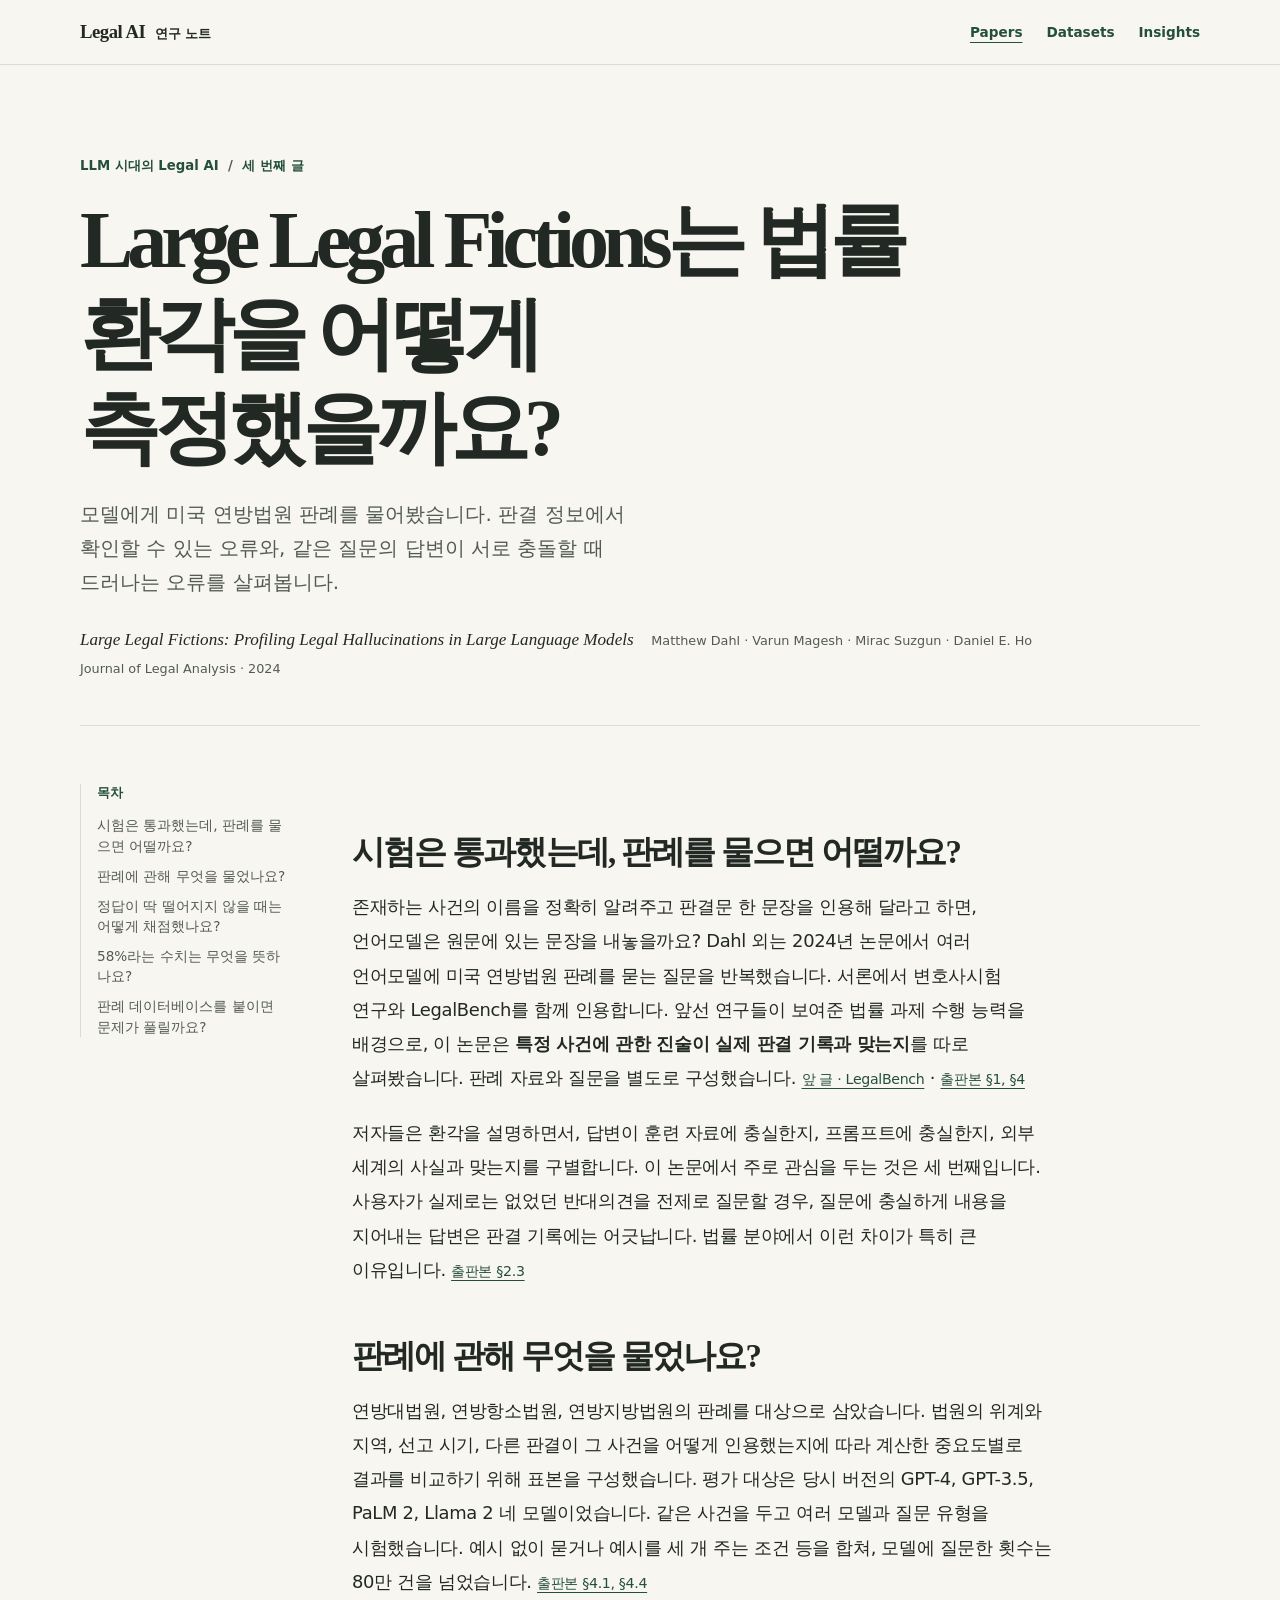
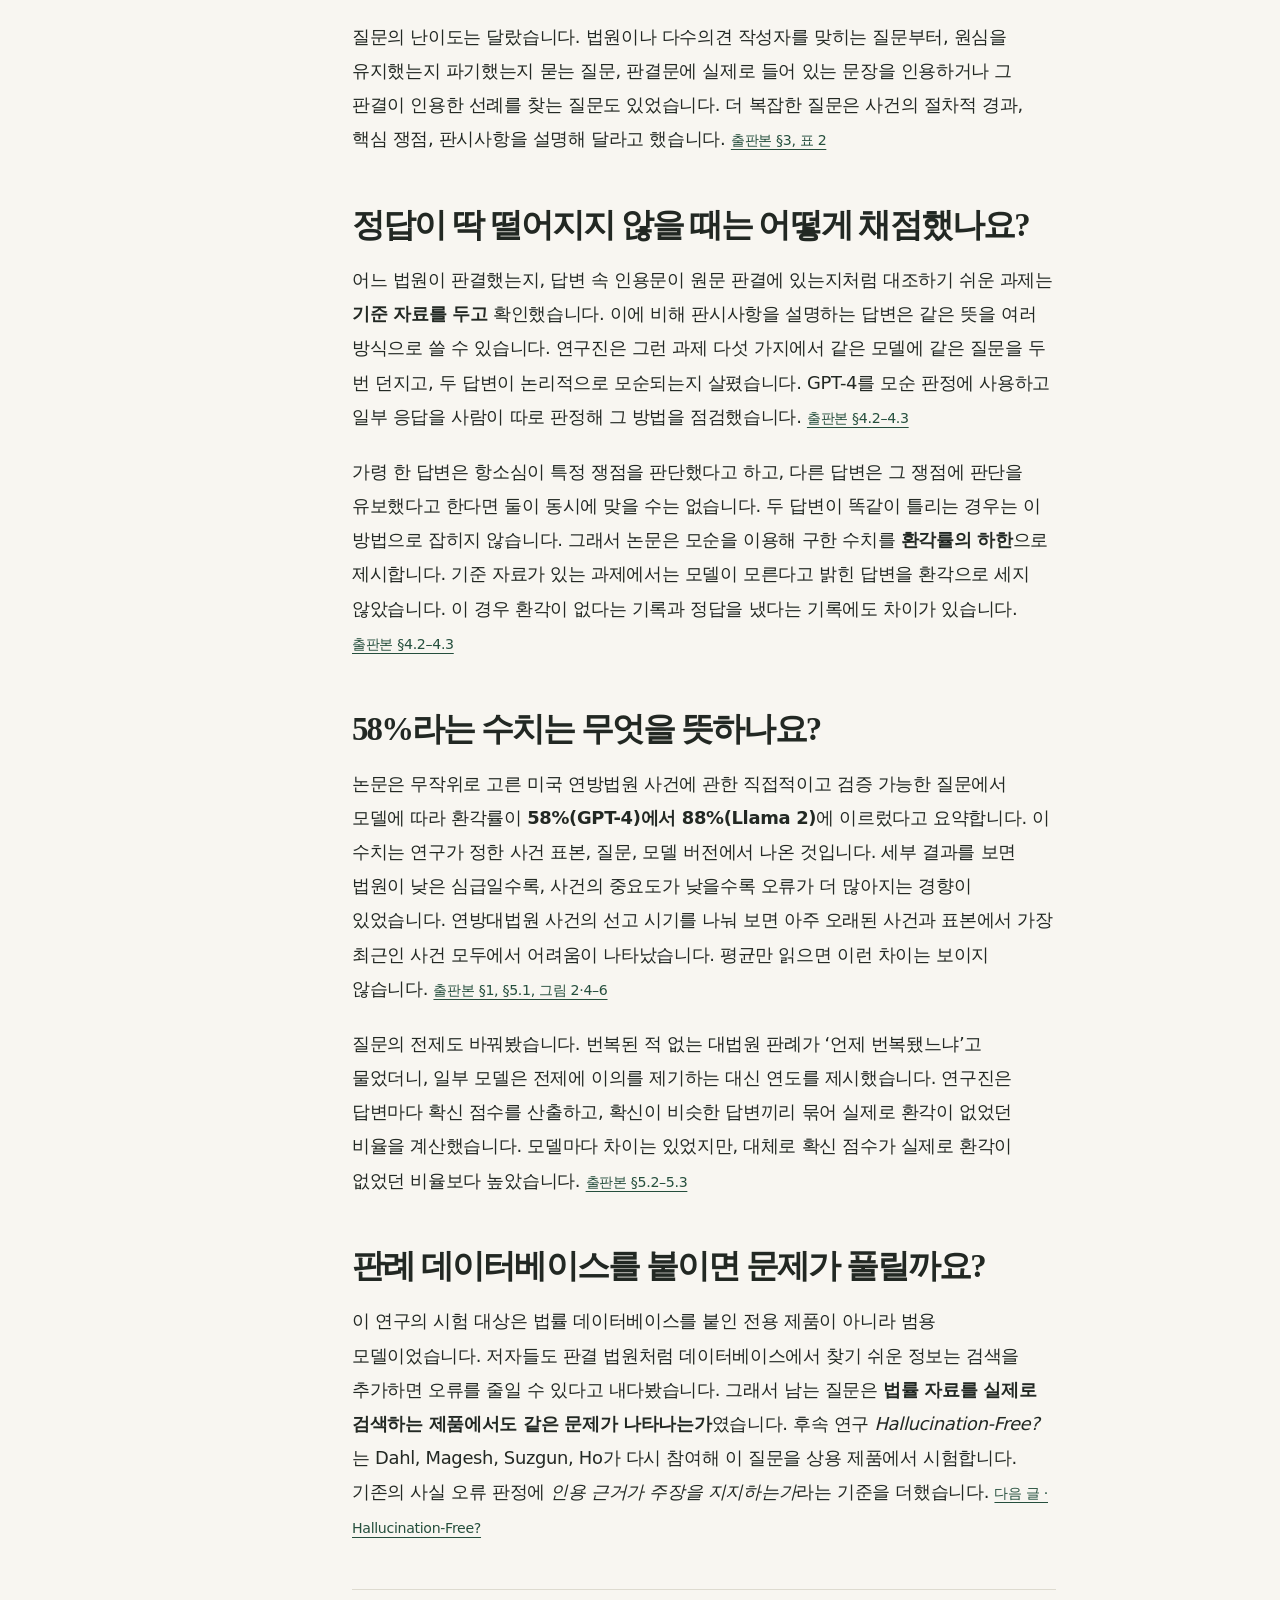
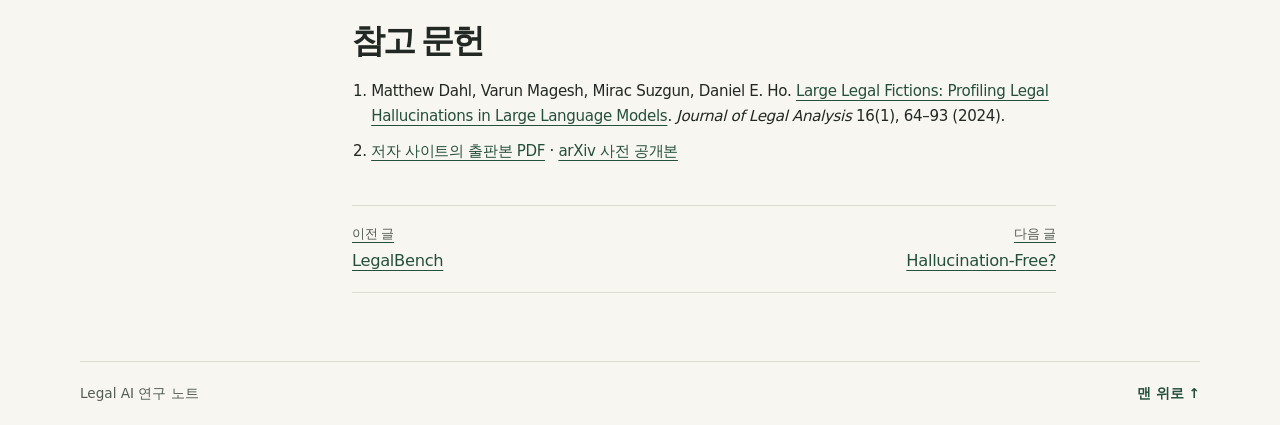
<file: large-legal-fictions/index.html>
<!doctype html>
<html lang="ko">
  <head>
    <meta charset="utf-8">
    <meta name="viewport" content="width=device-width, initial-scale=1">
    <meta name="description" content="모델에게 미국 연방법원 판례를 물어봤습니다. 판결 정보에서 확인할 수 있는 오류와, 같은 질문의 답변이 서로 충돌할 때 드러나는 오류를 살펴봅니다.">
    <meta name="theme-color" content="#f8f6f1">
    <title>Large Legal Fictions는 법률 환각을 어떻게 측정했을까요? | Legal AI 연구 노트</title>
    <link rel="stylesheet" href="../styles.css?v=20261119-hub">
  </head>
  <body id="top">
    <a class="skip-link" href="#article">본문으로 건너뛰기</a>
    <header class="site-header">
      <div class="shell header-inner">
        <a class="site-name" href="../" aria-label="Legal AI 연구 노트 홈">Legal AI <span>연구 노트</span></a>
        <nav class="header-nav" aria-label="사이트 메뉴">
          <a class="header-link" href="../papers/" aria-current="location" lang="en">Papers</a>
          <a class="header-link" href="../datasets/" lang="en">Datasets</a>
          <a class="header-link" href="../insights/" lang="en">Insights</a>
        </nav>
      </div>
    </header>

    <main>
      <article id="article" aria-labelledby="article-title" tabindex="-1">
        <header class="article-header shell">
          <p class="series">LLM 시대의 Legal AI <span aria-hidden="true">/</span> 세 번째 글</p>
          <h1 id="article-title">Large Legal Fictions는 법률 환각을 어떻게 측정했을까요?</h1>
          <p class="dek">모델에게 미국 연방법원 판례를 물어봤습니다. 판결 정보에서 확인할 수 있는 오류와, 같은 질문의 답변이 서로 충돌할 때 드러나는 오류를 살펴봅니다.</p>
          <div class="paper-meta">
            <cite lang="en">Large Legal Fictions: Profiling Legal Hallucinations in Large Language Models</cite>
            <span>Matthew Dahl · Varun Magesh · Mirac Suzgun · Daniel E. Ho</span>
            <span>Journal of Legal Analysis · 2024</span>
          </div>
        </header>

        <div class="shell article-layout">
          <nav class="toc" aria-labelledby="toc-title">
            <h2 id="toc-title">목차</h2>
            <ol>
              <li><a href="#question">시험은 통과했는데, 판례를 물으면 어떨까요?</a></li>
              <li><a href="#questions">판례에 관해 무엇을 물었나요?</a></li>
              <li><a href="#measurement">정답이 딱 떨어지지 않을 때는 어떻게 채점했나요?</a></li>
              <li><a href="#results">58%라는 수치는 무엇을 뜻하나요?</a></li>
              <li><a href="#lineage">판례 데이터베이스를 붙이면 문제가 풀릴까요?</a></li>
            </ol>
          </nav>

          <div class="article-body">
            <section id="question">
              <h2>시험은 통과했는데, 판례를 물으면 어떨까요?</h2>
              <p>존재하는 사건의 이름을 정확히 알려주고 판결문 한 문장을 인용해 달라고 하면, 언어모델은 원문에 있는 문장을 내놓을까요? Dahl 외는 2024년 논문에서 여러 언어모델에 미국 연방법원 판례를 묻는 질문을 반복했습니다. 서론에서 변호사시험 연구와 LegalBench를 함께 인용합니다. 앞선 연구들이 보여준 법률 과제 수행 능력을 배경으로, 이 논문은 <strong>특정 사건에 관한 진술이 실제 판결 기록과 맞는지</strong>를 따로 살펴봤습니다. 판례 자료와 질문을 별도로 구성했습니다. <a class="source" href="../legalbench/">앞 글 · LegalBench</a> · <a class="source" href="https://dho.stanford.edu/wp-content/uploads/Hallucinations_JLA.pdf">출판본 §1, §4</a></p>
              <p>저자들은 환각을 설명하면서, 답변이 훈련 자료에 충실한지, 프롬프트에 충실한지, 외부 세계의 사실과 맞는지를 구별합니다. 이 논문에서 주로 관심을 두는 것은 세 번째입니다. 사용자가 실제로는 없었던 반대의견을 전제로 질문할 경우, 질문에 충실하게 내용을 지어내는 답변은 판결 기록에는 어긋납니다. 법률 분야에서 이런 차이가 특히 큰 이유입니다. <a class="source" href="https://dho.stanford.edu/wp-content/uploads/Hallucinations_JLA.pdf">출판본 §2.3</a></p>
            </section>

            <section id="questions">
              <h2>판례에 관해 무엇을 물었나요?</h2>
              <p>연방대법원, 연방항소법원, 연방지방법원의 판례를 대상으로 삼았습니다. 법원의 위계와 지역, 선고 시기, 다른 판결이 그 사건을 어떻게 인용했는지에 따라 계산한 중요도별로 결과를 비교하기 위해 표본을 구성했습니다. 평가 대상은 당시 버전의 GPT-4, GPT-3.5, PaLM 2, Llama 2 네 모델이었습니다. 같은 사건을 두고 여러 모델과 질문 유형을 시험했습니다. 예시 없이 묻거나 예시를 세 개 주는 조건 등을 합쳐, 모델에 질문한 횟수는 80만 건을 넘었습니다. <a class="source" href="https://dho.stanford.edu/wp-content/uploads/Hallucinations_JLA.pdf">출판본 §4.1, §4.4</a></p>
              <p>질문의 난이도는 달랐습니다. 법원이나 다수의견 작성자를 맞히는 질문부터, 원심을 유지했는지 파기했는지 묻는 질문, 판결문에 실제로 들어 있는 문장을 인용하거나 그 판결이 인용한 선례를 찾는 질문도 있었습니다. 더 복잡한 질문은 사건의 절차적 경과, 핵심 쟁점, 판시사항을 설명해 달라고 했습니다. <a class="source" href="https://dho.stanford.edu/wp-content/uploads/Hallucinations_JLA.pdf">출판본 §3, 표 2</a></p>
            </section>

            <section id="measurement">
              <h2>정답이 딱 떨어지지 않을 때는 어떻게 채점했나요?</h2>
              <p>어느 법원이 판결했는지, 답변 속 인용문이 원문 판결에 있는지처럼 대조하기 쉬운 과제는 <strong>기준 자료를 두고</strong> 확인했습니다. 이에 비해 판시사항을 설명하는 답변은 같은 뜻을 여러 방식으로 쓸 수 있습니다. 연구진은 그런 과제 다섯 가지에서 같은 모델에 같은 질문을 두 번 던지고, 두 답변이 논리적으로 모순되는지 살폈습니다. GPT-4를 모순 판정에 사용하고 일부 응답을 사람이 따로 판정해 그 방법을 점검했습니다. <a class="source" href="https://dho.stanford.edu/wp-content/uploads/Hallucinations_JLA.pdf">출판본 §4.2–4.3</a></p>
              <p>가령 한 답변은 항소심이 특정 쟁점을 판단했다고 하고, 다른 답변은 그 쟁점에 판단을 유보했다고 한다면 둘이 동시에 맞을 수는 없습니다. 두 답변이 똑같이 틀리는 경우는 이 방법으로 잡히지 않습니다. 그래서 논문은 모순을 이용해 구한 수치를 <strong>환각률의 하한</strong>으로 제시합니다. 기준 자료가 있는 과제에서는 모델이 모른다고 밝힌 답변을 환각으로 세지 않았습니다. 이 경우 환각이 없다는 기록과 정답을 냈다는 기록에도 차이가 있습니다. <a class="source" href="https://dho.stanford.edu/wp-content/uploads/Hallucinations_JLA.pdf">출판본 §4.2–4.3</a></p>
            </section>

            <section id="results">
              <h2>58%라는 수치는 무엇을 뜻하나요?</h2>
              <p>논문은 무작위로 고른 미국 연방법원 사건에 관한 직접적이고 검증 가능한 질문에서 모델에 따라 환각률이 <strong>58%(GPT-4)에서 88%(Llama 2)</strong>에 이르렀다고 요약합니다. 이 수치는 연구가 정한 사건 표본, 질문, 모델 버전에서 나온 것입니다. 세부 결과를 보면 법원이 낮은 심급일수록, 사건의 중요도가 낮을수록 오류가 더 많아지는 경향이 있었습니다. 연방대법원 사건의 선고 시기를 나눠 보면 아주 오래된 사건과 표본에서 가장 최근인 사건 모두에서 어려움이 나타났습니다. 평균만 읽으면 이런 차이는 보이지 않습니다. <a class="source" href="https://dho.stanford.edu/wp-content/uploads/Hallucinations_JLA.pdf">출판본 §1, §5.1, 그림 2·4–6</a></p>
              <p>질문의 전제도 바꿔봤습니다. 번복된 적 없는 대법원 판례가 ‘언제 번복됐느냐’고 물었더니, 일부 모델은 전제에 이의를 제기하는 대신 연도를 제시했습니다. 연구진은 답변마다 확신 점수를 산출하고, 확신이 비슷한 답변끼리 묶어 실제로 환각이 없었던 비율을 계산했습니다. 모델마다 차이는 있었지만, 대체로 확신 점수가 실제로 환각이 없었던 비율보다 높았습니다. <a class="source" href="https://dho.stanford.edu/wp-content/uploads/Hallucinations_JLA.pdf">출판본 §5.2–5.3</a></p>
            </section>

            <section id="lineage">
              <h2>판례 데이터베이스를 붙이면 문제가 풀릴까요?</h2>
              <p>이 연구의 시험 대상은 법률 데이터베이스를 붙인 전용 제품이 아니라 범용 모델이었습니다. 저자들도 판결 법원처럼 데이터베이스에서 찾기 쉬운 정보는 검색을 추가하면 오류를 줄일 수 있다고 내다봤습니다. 그래서 남는 질문은 <strong>법률 자료를 실제로 검색하는 제품에서도 같은 문제가 나타나는가</strong>였습니다. 후속 연구 <cite lang="en">Hallucination-Free?</cite>는 Dahl, Magesh, Suzgun, Ho가 다시 참여해 이 질문을 상용 제품에서 시험합니다. 기존의 사실 오류 판정에 <em>인용 근거가 주장을 지지하는가</em>라는 기준을 더했습니다. <a class="source" href="../hallucination-free/">다음 글 · Hallucination-Free?</a></p>
            </section>

            <section class="references" id="references">
              <h2>참고 문헌</h2>
              <ol>
              <li>Matthew Dahl, Varun Magesh, Mirac Suzgun, Daniel E. Ho. <a href="https://doi.org/10.1093/jla/laae003" lang="en">Large Legal Fictions: Profiling Legal Hallucinations in Large Language Models</a>. <cite lang="en">Journal of Legal Analysis</cite> 16(1), 64–93 (2024).</li>
              <li><a href="https://dho.stanford.edu/wp-content/uploads/Hallucinations_JLA.pdf">저자 사이트의 출판본 PDF</a> · <a href="https://arxiv.org/abs/2401.01301">arXiv 사전 공개본</a></li>
              </ol>
            </section>
            <nav class="article-pager" aria-label="연재 글 이동">
              <a rel="prev" href="../legalbench/"><span>이전 글</span>LegalBench</a>
              <a rel="next" href="../hallucination-free/"><span>다음 글</span>Hallucination-Free?</a>
            </nav>
          </div>
        </div>
      </article>
    </main>

    <footer class="site-footer shell">
      <span>Legal AI 연구 노트</span>
      <a href="#top">맨 위로 <span aria-hidden="true">↑</span></a>
    </footer>
  </body>
</html>
</file>
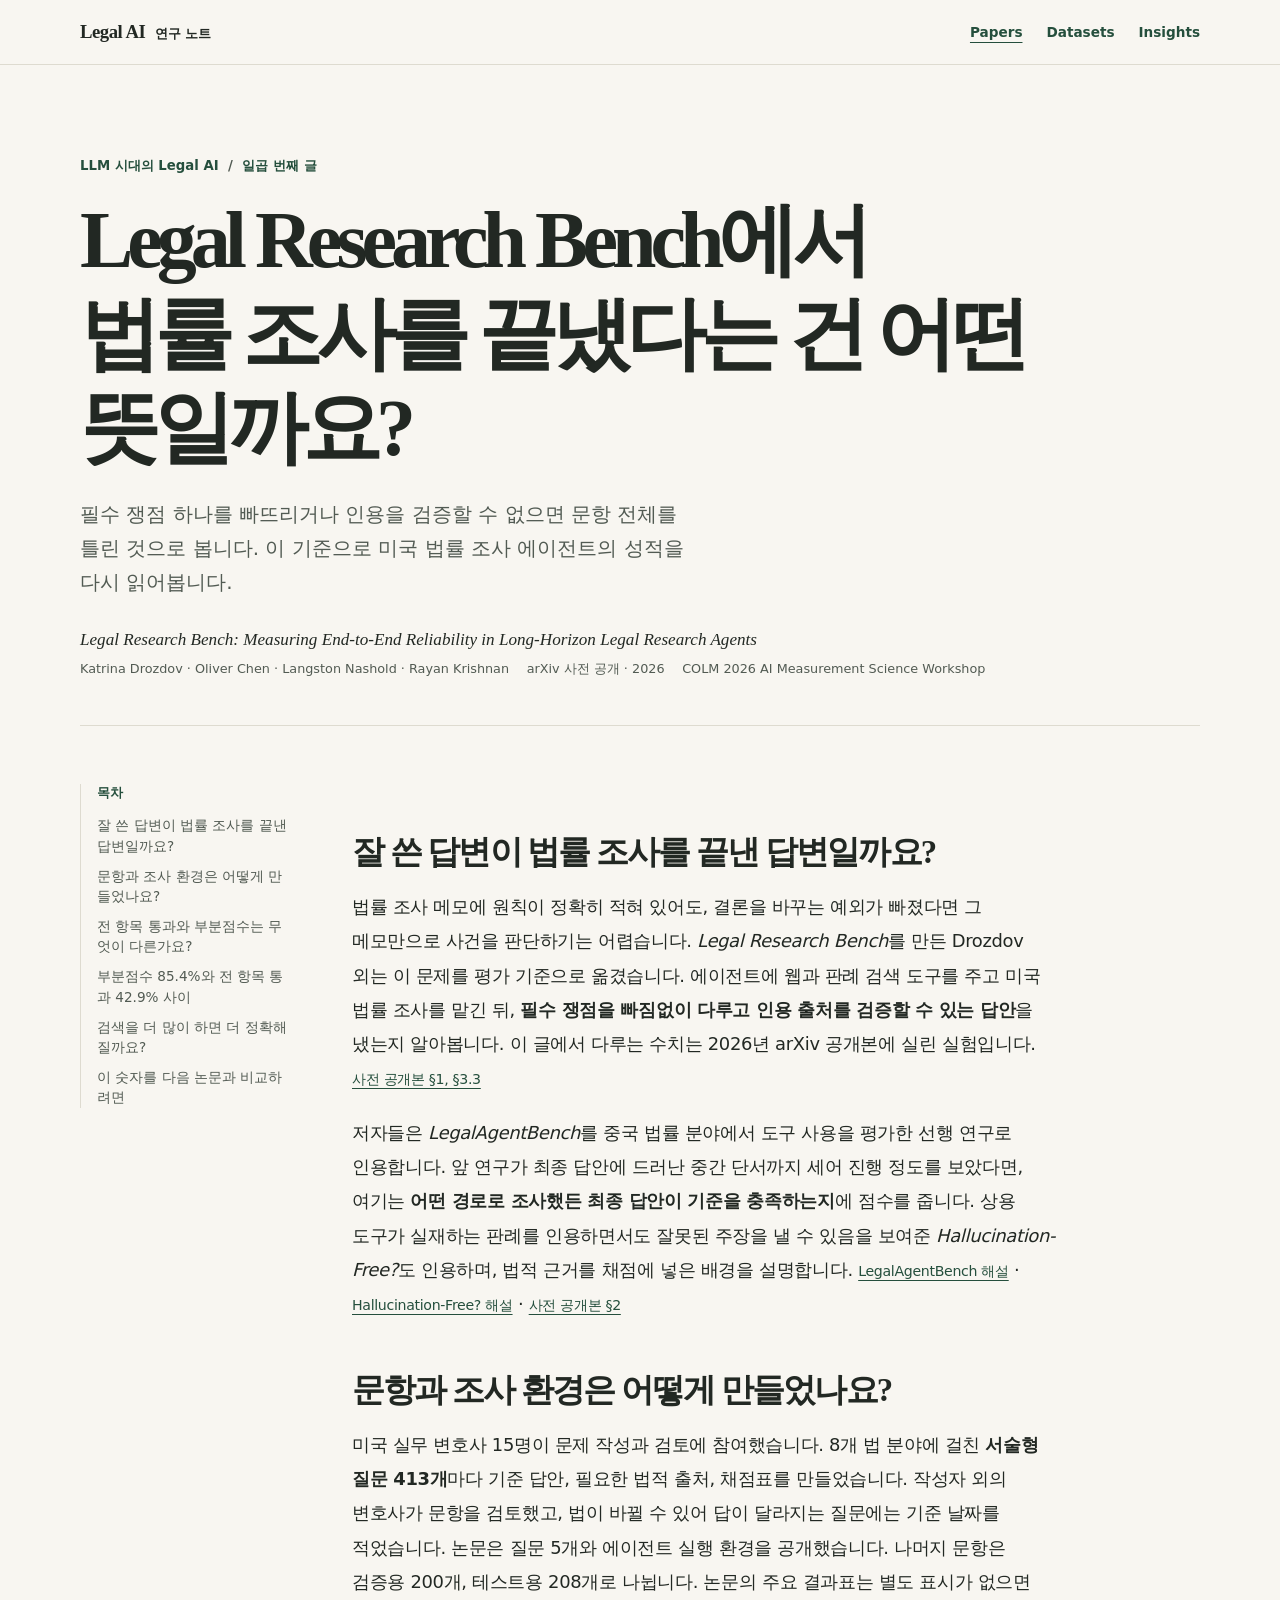
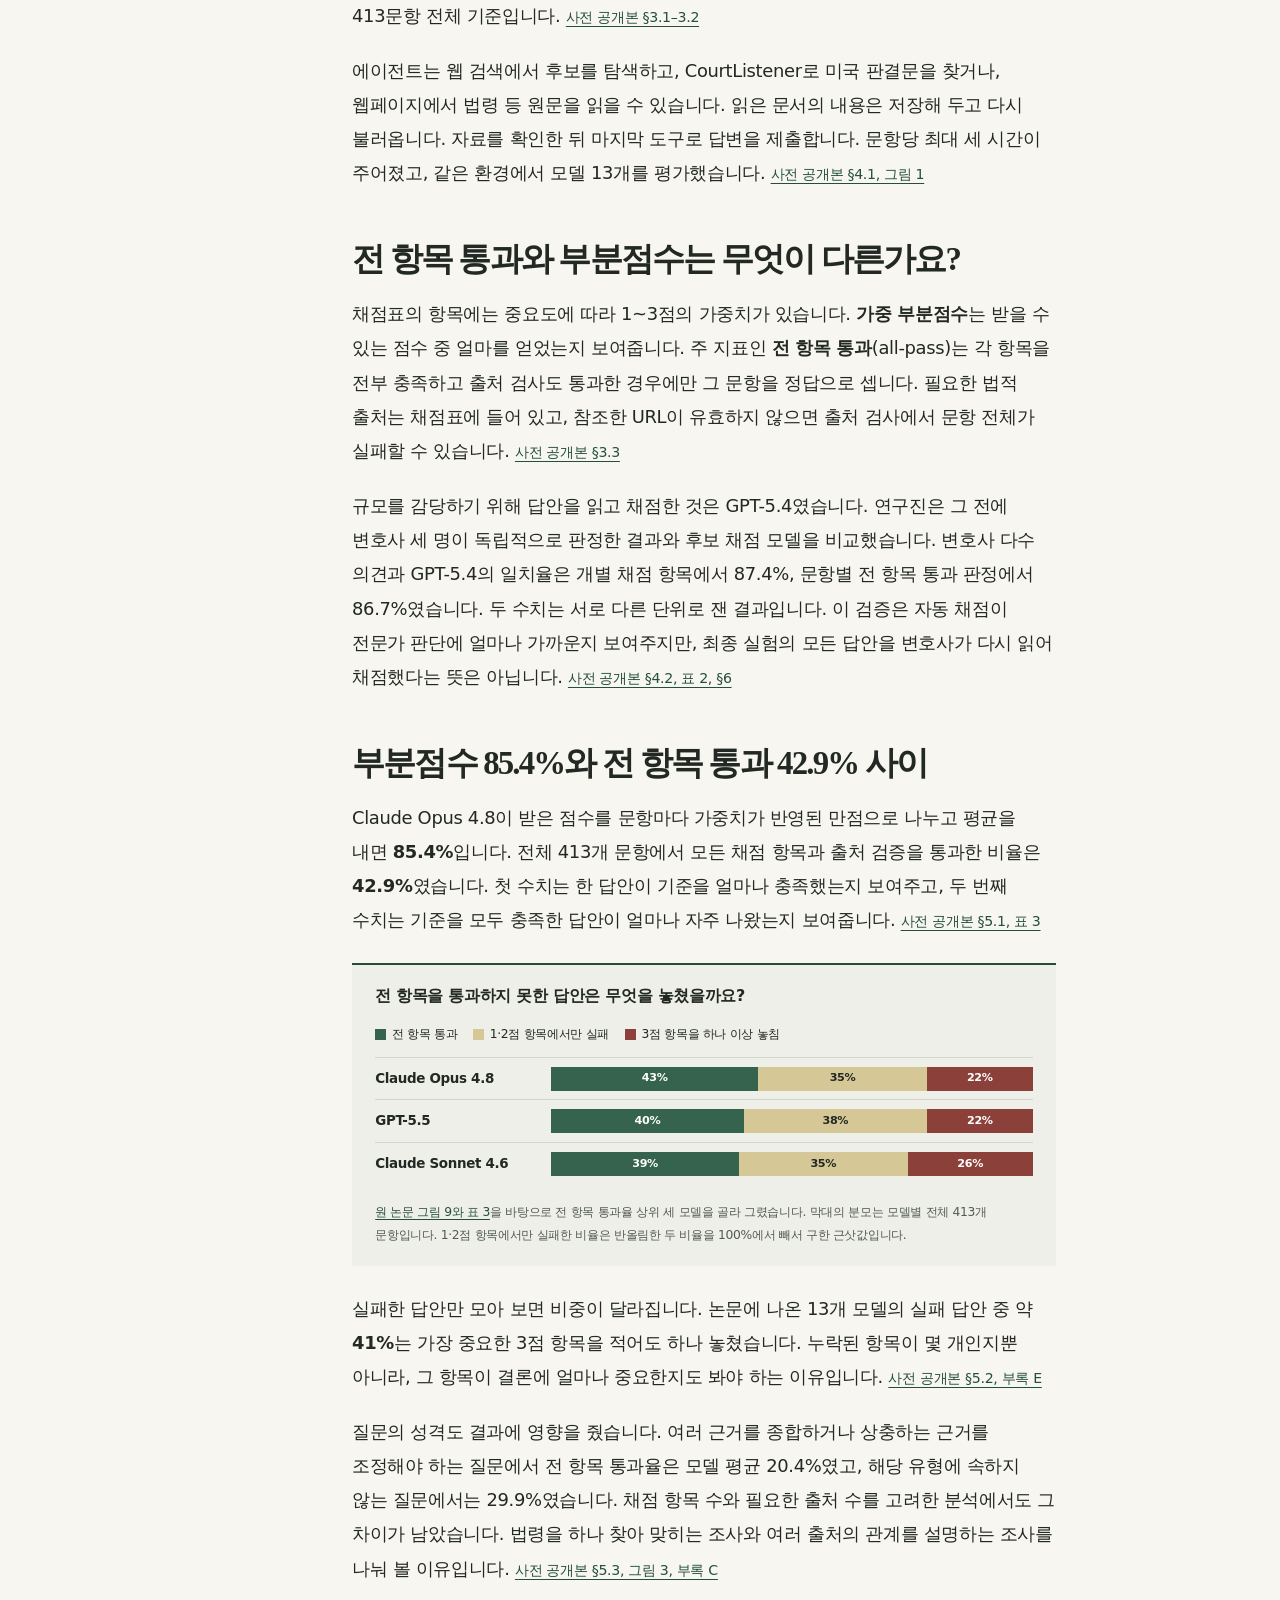
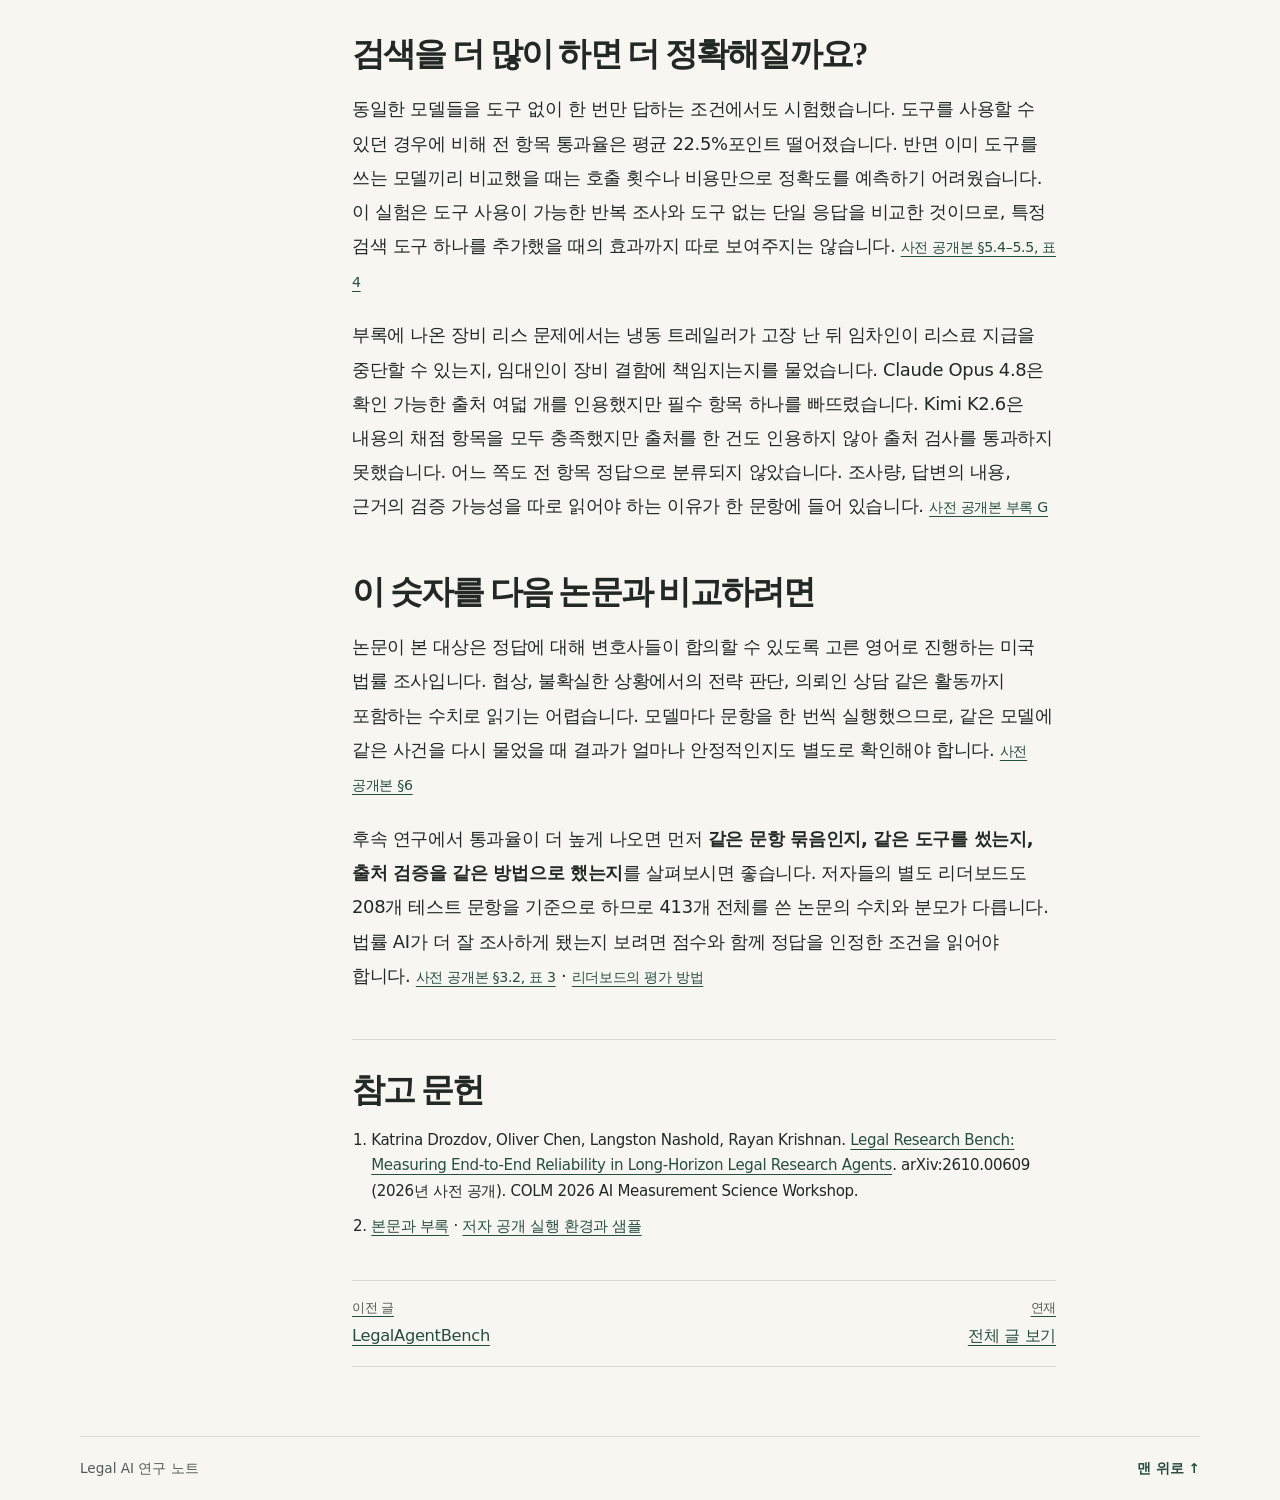
<file: legal-research-bench/index.html>
<!doctype html>
<html lang="ko">
  <head>
    <meta charset="utf-8">
    <meta name="viewport" content="width=device-width, initial-scale=1">
    <meta name="description" content="필수 쟁점 하나를 빠뜨리거나 인용을 검증할 수 없으면 문항 전체를 틀린 것으로 봅니다. 이 기준으로 미국 법률 조사 에이전트의 성적을 다시 읽어봅니다.">
    <meta name="theme-color" content="#f8f6f1">
    <title>Legal Research Bench에서 법률 조사를 끝냈다는 건 어떤 뜻일까요? | Legal AI 연구 노트</title>
    <link rel="stylesheet" href="../styles.css?v=20261119-hub">
  </head>
  <body id="top">
    <a class="skip-link" href="#article">본문으로 건너뛰기</a>
    <header class="site-header">
      <div class="shell header-inner">
        <a class="site-name" href="../" aria-label="Legal AI 연구 노트 홈">Legal AI <span>연구 노트</span></a>
        <nav class="header-nav" aria-label="사이트 메뉴">
          <a class="header-link" href="../papers/" aria-current="location" lang="en">Papers</a>
          <a class="header-link" href="../datasets/" lang="en">Datasets</a>
          <a class="header-link" href="../insights/" lang="en">Insights</a>
        </nav>
      </div>
    </header>

    <main>
      <article id="article" aria-labelledby="article-title" tabindex="-1">
        <header class="article-header shell">
          <p class="series">LLM 시대의 Legal AI <span aria-hidden="true">/</span> 일곱 번째 글</p>
          <h1 id="article-title">Legal Research Bench에서 법률 조사를 끝냈다는 건 어떤 뜻일까요?</h1>
          <p class="dek">필수 쟁점 하나를 빠뜨리거나 인용을 검증할 수 없으면 문항 전체를 틀린 것으로 봅니다. 이 기준으로 미국 법률 조사 에이전트의 성적을 다시 읽어봅니다.</p>
          <div class="paper-meta">
            <cite lang="en">Legal Research Bench: Measuring End-to-End Reliability in Long-Horizon Legal Research Agents</cite>
            <span>Katrina Drozdov · Oliver Chen · Langston Nashold · Rayan Krishnan</span>
            <span>arXiv 사전 공개 · 2026</span>
            <span>COLM 2026 AI Measurement Science Workshop</span>
          </div>
        </header>

        <div class="shell article-layout">
          <nav class="toc" aria-labelledby="toc-title">
            <h2 id="toc-title">목차</h2>
            <ol>
              <li><a href="#question">잘 쓴 답변이 법률 조사를 끝낸 답변일까요?</a></li>
              <li><a href="#dataset">문항과 조사 환경은 어떻게 만들었나요?</a></li>
              <li><a href="#scoring">전 항목 통과와 부분점수는 무엇이 다른가요?</a></li>
              <li><a href="#results">부분점수 85.4%와 전 항목 통과 42.9% 사이</a></li>
              <li><a href="#tools">검색을 더 많이 하면 더 정확해질까요?</a></li>
              <li><a href="#scope">이 숫자를 다음 논문과 비교하려면</a></li>
            </ol>
          </nav>

          <div class="article-body">
            <section id="question">
              <h2>잘 쓴 답변이 법률 조사를 끝낸 답변일까요?</h2>
              <p>법률 조사 메모에 원칙이 정확히 적혀 있어도, 결론을 바꾸는 예외가 빠졌다면 그 메모만으로 사건을 판단하기는 어렵습니다. <cite lang="en">Legal Research Bench</cite>를 만든 Drozdov 외는 이 문제를 평가 기준으로 옮겼습니다. 에이전트에 웹과 판례 검색 도구를 주고 미국 법률 조사를 맡긴 뒤, <strong>필수 쟁점을 빠짐없이 다루고 인용 출처를 검증할 수 있는 답안</strong>을 냈는지 알아봅니다. 이 글에서 다루는 수치는 2026년 arXiv 공개본에 실린 실험입니다. <a class="source" href="https://arxiv.org/html/2610.00609">사전 공개본 §1, §3.3</a></p>
              <p>저자들은 <cite lang="en">LegalAgentBench</cite>를 중국 법률 분야에서 도구 사용을 평가한 선행 연구로 인용합니다. 앞 연구가 최종 답안에 드러난 중간 단서까지 세어 진행 정도를 보았다면, 여기는 <strong>어떤 경로로 조사했든 최종 답안이 기준을 충족하는지</strong>에 점수를 줍니다. 상용 도구가 실재하는 판례를 인용하면서도 잘못된 주장을 낼 수 있음을 보여준 <cite lang="en">Hallucination-Free?</cite>도 인용하며, 법적 근거를 채점에 넣은 배경을 설명합니다. <a class="source" href="../legalagentbench/">LegalAgentBench 해설</a> · <a class="source" href="../hallucination-free/">Hallucination-Free? 해설</a> · <a class="source" href="https://arxiv.org/html/2610.00609">사전 공개본 §2</a></p>
            </section>

            <section id="dataset">
              <h2>문항과 조사 환경은 어떻게 만들었나요?</h2>
              <p>미국 실무 변호사 15명이 문제 작성과 검토에 참여했습니다. 8개 법 분야에 걸친 <strong>서술형 질문 413개</strong>마다 기준 답안, 필요한 법적 출처, 채점표를 만들었습니다. 작성자 외의 변호사가 문항을 검토했고, 법이 바뀔 수 있어 답이 달라지는 질문에는 기준 날짜를 적었습니다. 논문은 질문 5개와 에이전트 실행 환경을 공개했습니다. 나머지 문항은 검증용 200개, 테스트용 208개로 나뉩니다. 논문의 주요 결과표는 별도 표시가 없으면 413문항 전체 기준입니다. <a class="source" href="https://arxiv.org/html/2610.00609">사전 공개본 §3.1–3.2</a></p>
              <p>에이전트는 웹 검색에서 후보를 탐색하고, CourtListener로 미국 판결문을 찾거나, 웹페이지에서 법령 등 원문을 읽을 수 있습니다. 읽은 문서의 내용은 저장해 두고 다시 불러옵니다. 자료를 확인한 뒤 마지막 도구로 답변을 제출합니다. 문항당 최대 세 시간이 주어졌고, 같은 환경에서 모델 13개를 평가했습니다. <a class="source" href="https://arxiv.org/html/2610.00609">사전 공개본 §4.1, 그림 1</a></p>
            </section>

            <section id="scoring">
              <h2>전 항목 통과와 부분점수는 무엇이 다른가요?</h2>
              <p>채점표의 항목에는 중요도에 따라 1~3점의 가중치가 있습니다. <strong>가중 부분점수</strong>는 받을 수 있는 점수 중 얼마를 얻었는지 보여줍니다. 주 지표인 <strong>전 항목 통과</strong>(all-pass)는 각 항목을 전부 충족하고 출처 검사도 통과한 경우에만 그 문항을 정답으로 셉니다. 필요한 법적 출처는 채점표에 들어 있고, 참조한 URL이 유효하지 않으면 출처 검사에서 문항 전체가 실패할 수 있습니다. <a class="source" href="https://arxiv.org/html/2610.00609">사전 공개본 §3.3</a></p>
              <p>규모를 감당하기 위해 답안을 읽고 채점한 것은 GPT-5.4였습니다. 연구진은 그 전에 변호사 세 명이 독립적으로 판정한 결과와 후보 채점 모델을 비교했습니다. 변호사 다수 의견과 GPT-5.4의 일치율은 개별 채점 항목에서 87.4%, 문항별 전 항목 통과 판정에서 86.7%였습니다. 두 수치는 서로 다른 단위로 잰 결과입니다. 이 검증은 자동 채점이 전문가 판단에 얼마나 가까운지 보여주지만, 최종 실험의 모든 답안을 변호사가 다시 읽어 채점했다는 뜻은 아닙니다. <a class="source" href="https://arxiv.org/html/2610.00609">사전 공개본 §4.2, 표 2, §6</a></p>
            </section>

            <section id="results">
              <h2>부분점수 85.4%와 전 항목 통과 42.9% 사이</h2>
              <p>Claude Opus 4.8이 받은 점수를 문항마다 가중치가 반영된 만점으로 나누고 평균을 내면 <strong>85.4%</strong>입니다. 전체 413개 문항에서 모든 채점 항목과 출처 검증을 통과한 비율은 <strong>42.9%</strong>였습니다. 첫 수치는 한 답안이 기준을 얼마나 충족했는지 보여주고, 두 번째 수치는 기준을 모두 충족한 답안이 얼마나 자주 나왔는지 보여줍니다. <a class="source" href="https://arxiv.org/html/2610.00609">사전 공개본 §5.1, 표 3</a></p>
              <figure class="score-figure paper-figure" id="failure-figure">
                <h3>전 항목을 통과하지 못한 답안은 무엇을 놓쳤을까요?</h3>
                <ul class="chart-legend" aria-label="문항별 결과">
                  <li><span class="bar-pass" aria-hidden="true"></span>전 항목 통과</li>
                  <li><span class="bar-partial" aria-hidden="true"></span>1·2점 항목에서만 실패</li>
                  <li><span class="bar-error" aria-hidden="true"></span>3점 항목을 하나 이상 놓침</li>
                </ul>
                <ul class="response-chart single-chart" aria-label="전 항목 통과율 상위 세 모델의 문항별 결과">
                  <li>
                    <strong>Claude Opus 4.8</strong>
                    <div class="stack-bar" role="img" aria-label="전 항목 통과 43%, 1·2점 항목에서만 실패 35%, 3점 항목을 하나 이상 놓침 22%">
                      <span class="bar-pass" style="--part: 43">43%</span>
                      <span class="bar-partial" style="--part: 35">35%</span>
                      <span class="bar-error" style="--part: 22">22%</span>
                    </div>
                  </li>
                  <li>
                    <strong>GPT-5.5</strong>
                    <div class="stack-bar" role="img" aria-label="전 항목 통과 40%, 1·2점 항목에서만 실패 38%, 3점 항목을 하나 이상 놓침 22%">
                      <span class="bar-pass" style="--part: 40">40%</span>
                      <span class="bar-partial" style="--part: 38">38%</span>
                      <span class="bar-error" style="--part: 22">22%</span>
                    </div>
                  </li>
                  <li>
                    <strong>Claude Sonnet 4.6</strong>
                    <div class="stack-bar" role="img" aria-label="전 항목 통과 39%, 1·2점 항목에서만 실패 35%, 3점 항목을 하나 이상 놓침 26%">
                      <span class="bar-pass" style="--part: 39">39%</span>
                      <span class="bar-partial" style="--part: 35">35%</span>
                      <span class="bar-error" style="--part: 26">26%</span>
                    </div>
                  </li>
                </ul>
                <figcaption><a href="https://arxiv.org/pdf/2610.00609#page=15">원 논문 그림 9와 표 3</a>을 바탕으로 전 항목 통과율 상위 세 모델을 골라 그렸습니다. 막대의 분모는 모델별 전체 413개 문항입니다. 1·2점 항목에서만 실패한 비율은 반올림한 두 비율을 100%에서 빼서 구한 근삿값입니다.</figcaption>
              </figure>
              <p>실패한 답안만 모아 보면 비중이 달라집니다. 논문에 나온 13개 모델의 실패 답안 중 약 <strong>41%</strong>는 가장 중요한 3점 항목을 적어도 하나 놓쳤습니다. 누락된 항목이 몇 개인지뿐 아니라, 그 항목이 결론에 얼마나 중요한지도 봐야 하는 이유입니다. <a class="source" href="https://arxiv.org/html/2610.00609">사전 공개본 §5.2, 부록 E</a></p>
              <p>질문의 성격도 결과에 영향을 줬습니다. 여러 근거를 종합하거나 상충하는 근거를 조정해야 하는 질문에서 전 항목 통과율은 모델 평균 20.4%였고, 해당 유형에 속하지 않는 질문에서는 29.9%였습니다. 채점 항목 수와 필요한 출처 수를 고려한 분석에서도 그 차이가 남았습니다. 법령을 하나 찾아 맞히는 조사와 여러 출처의 관계를 설명하는 조사를 나눠 볼 이유입니다. <a class="source" href="https://arxiv.org/html/2610.00609">사전 공개본 §5.3, 그림 3, 부록 C</a></p>
            </section>

            <section id="tools">
              <h2>검색을 더 많이 하면 더 정확해질까요?</h2>
              <p>동일한 모델들을 도구 없이 한 번만 답하는 조건에서도 시험했습니다. 도구를 사용할 수 있던 경우에 비해 전 항목 통과율은 평균 22.5%포인트 떨어졌습니다. 반면 이미 도구를 쓰는 모델끼리 비교했을 때는 호출 횟수나 비용만으로 정확도를 예측하기 어려웠습니다. 이 실험은 도구 사용이 가능한 반복 조사와 도구 없는 단일 응답을 비교한 것이므로, 특정 검색 도구 하나를 추가했을 때의 효과까지 따로 보여주지는 않습니다. <a class="source" href="https://arxiv.org/html/2610.00609">사전 공개본 §5.4–5.5, 표 4</a></p>
              <p>부록에 나온 장비 리스 문제에서는 냉동 트레일러가 고장 난 뒤 임차인이 리스료 지급을 중단할 수 있는지, 임대인이 장비 결함에 책임지는지를 물었습니다. Claude Opus 4.8은 확인 가능한 출처 여덟 개를 인용했지만 필수 항목 하나를 빠뜨렸습니다. Kimi K2.6은 내용의 채점 항목을 모두 충족했지만 출처를 한 건도 인용하지 않아 출처 검사를 통과하지 못했습니다. 어느 쪽도 전 항목 정답으로 분류되지 않았습니다. 조사량, 답변의 내용, 근거의 검증 가능성을 따로 읽어야 하는 이유가 한 문항에 들어 있습니다. <a class="source" href="https://arxiv.org/html/2610.00609">사전 공개본 부록 G</a></p>
            </section>

            <section id="scope">
              <h2>이 숫자를 다음 논문과 비교하려면</h2>
              <p>논문이 본 대상은 정답에 대해 변호사들이 합의할 수 있도록 고른 영어로 진행하는 미국 법률 조사입니다. 협상, 불확실한 상황에서의 전략 판단, 의뢰인 상담 같은 활동까지 포함하는 수치로 읽기는 어렵습니다. 모델마다 문항을 한 번씩 실행했으므로, 같은 모델에 같은 사건을 다시 물었을 때 결과가 얼마나 안정적인지도 별도로 확인해야 합니다. <a class="source" href="https://arxiv.org/html/2610.00609">사전 공개본 §6</a></p>
              <p>후속 연구에서 통과율이 더 높게 나오면 먼저 <strong>같은 문항 묶음인지, 같은 도구를 썼는지, 출처 검증을 같은 방법으로 했는지</strong>를 살펴보시면 좋습니다. 저자들의 별도 리더보드도 208개 테스트 문항을 기준으로 하므로 413개 전체를 쓴 논문의 수치와 분모가 다릅니다. 법률 AI가 더 잘 조사하게 됐는지 보려면 점수와 함께 정답을 인정한 조건을 읽어야 합니다. <a class="source" href="https://arxiv.org/html/2610.00609">사전 공개본 §3.2, 표 3</a> · <a class="source" href="https://www.vals.ai/benchmarks/legal_research">리더보드의 평가 방법</a></p>
            </section>

            <section class="references" id="references">
              <h2>참고 문헌</h2>
              <ol>
              <li>Katrina Drozdov, Oliver Chen, Langston Nashold, Rayan Krishnan. <a href="https://arxiv.org/abs/2610.00609" lang="en">Legal Research Bench: Measuring End-to-End Reliability in Long-Horizon Legal Research Agents</a>. arXiv:2610.00609 (2026년 사전 공개). COLM 2026 AI Measurement Science Workshop.</li>
              <li><a href="https://arxiv.org/html/2610.00609">본문과 부록</a> · <a href="https://github.com/vals-ai/legal-research-bench">저자 공개 실행 환경과 샘플</a></li>
              </ol>
            </section>
            <nav class="article-pager" aria-label="연재 글 이동">
              <a rel="prev" href="../legalagentbench/"><span>이전 글</span>LegalAgentBench</a>
              <a href="../papers/#series"><span>연재</span>전체 글 보기</a>
            </nav>
          </div>
        </div>
      </article>
    </main>

    <footer class="site-footer shell">
      <span>Legal AI 연구 노트</span>
      <a href="#top">맨 위로 <span aria-hidden="true">↑</span></a>
    </footer>
  </body>
</html>
</file>
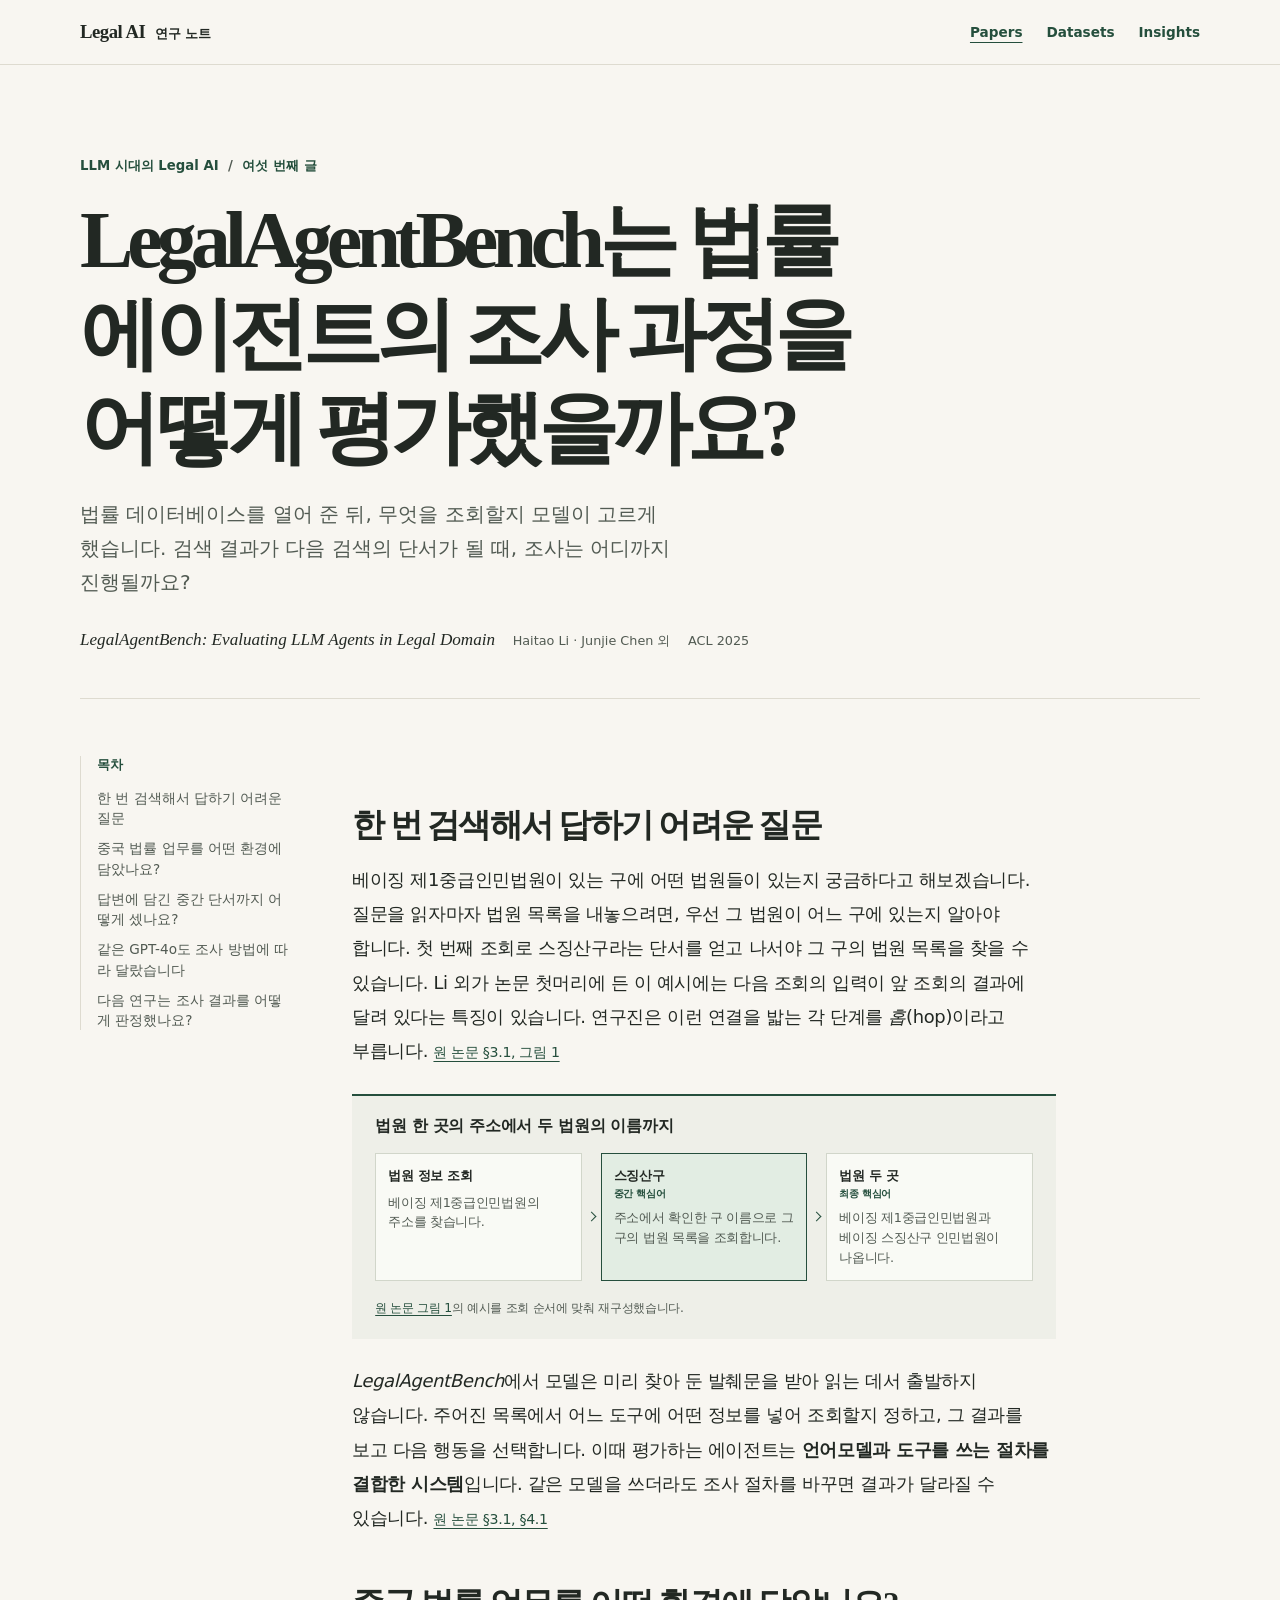
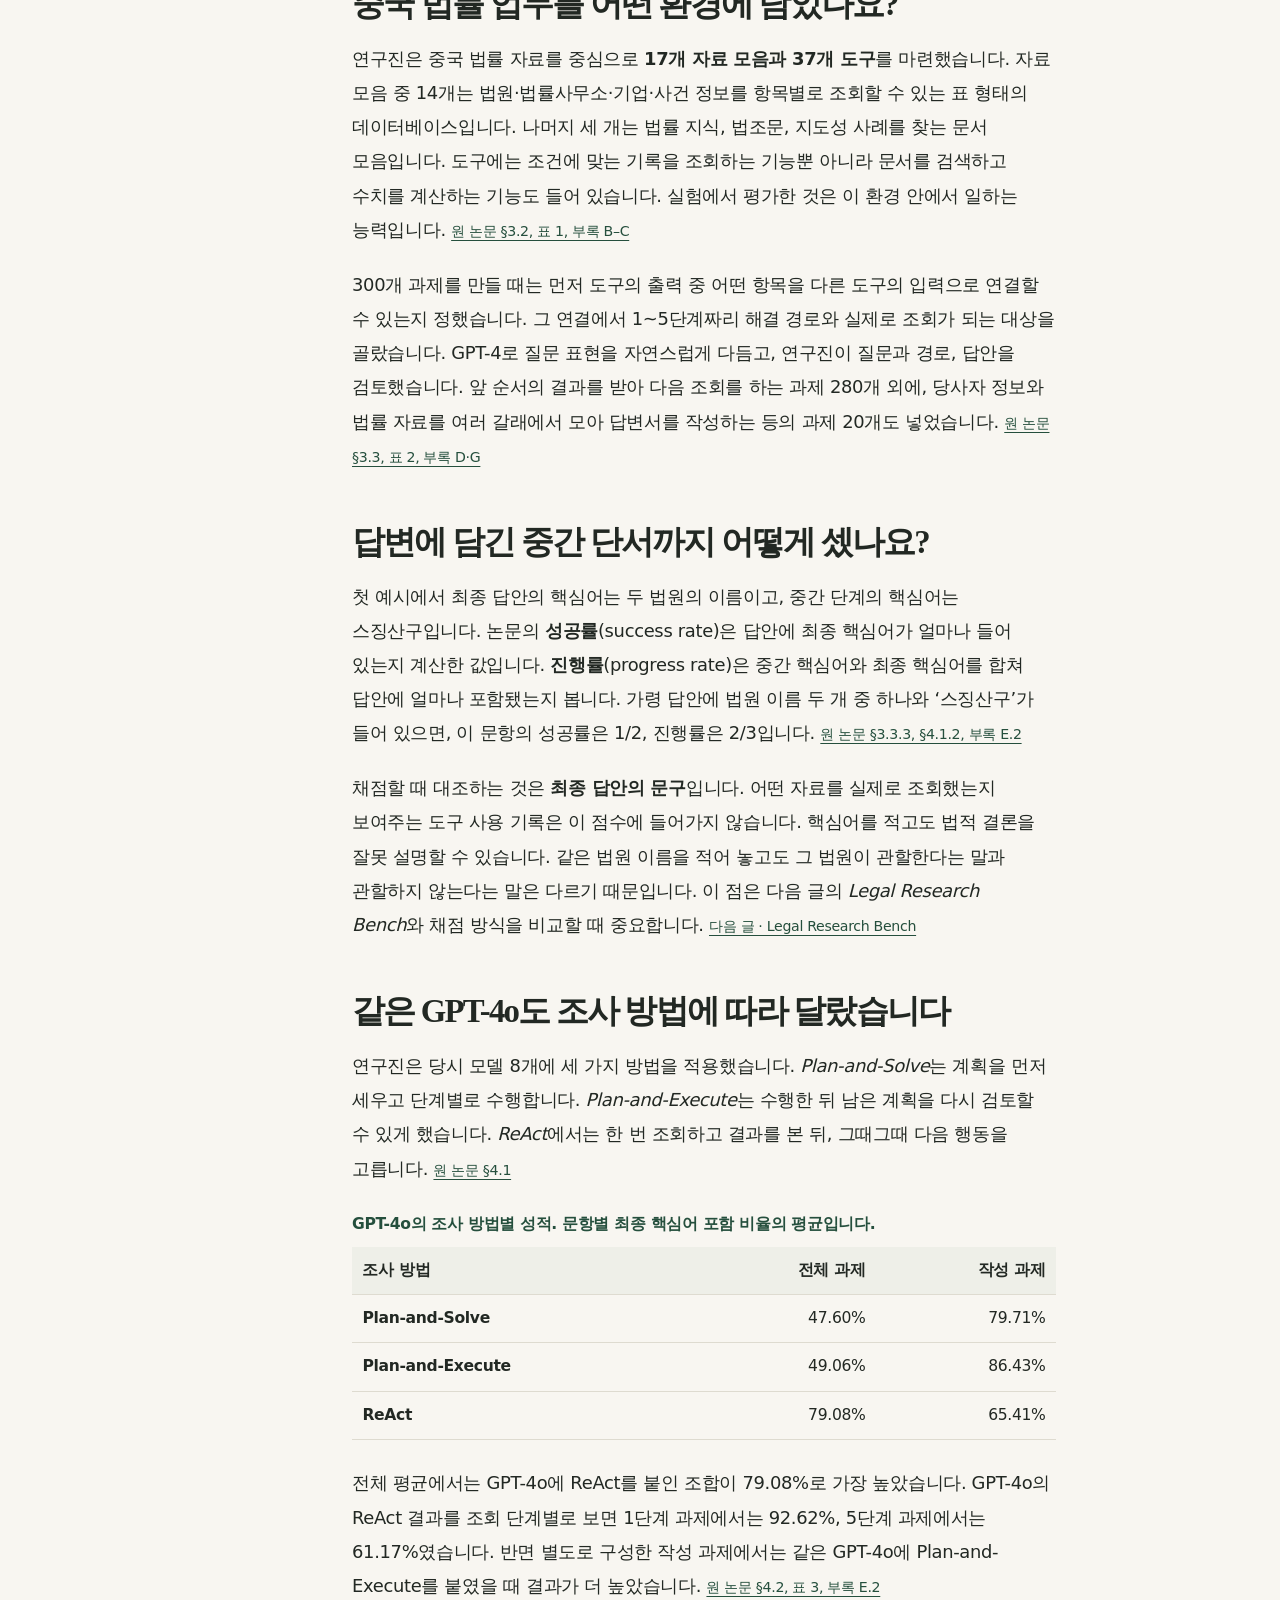
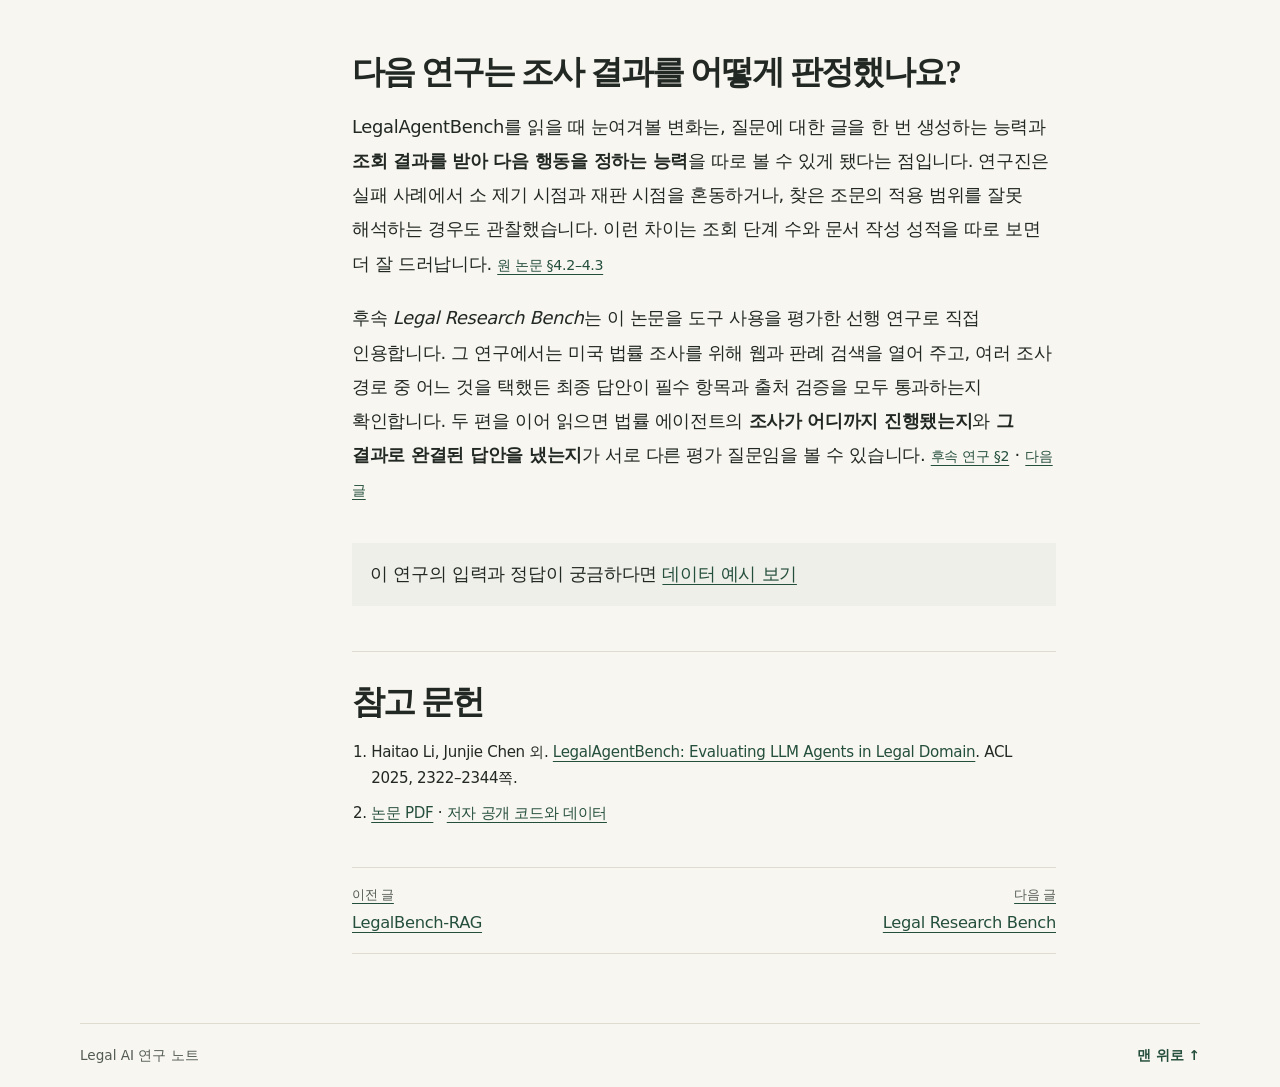
<file: legalagentbench/index.html>
<!doctype html>
<html lang="ko">
  <head>
    <meta charset="utf-8">
    <meta name="viewport" content="width=device-width, initial-scale=1">
    <meta name="description" content="법률 데이터베이스를 열어 준 뒤, 무엇을 조회할지 모델이 고르게 했습니다. 검색 결과가 다음 검색의 단서가 될 때, 조사는 어디까지 진행될까요?">
    <meta name="theme-color" content="#f8f6f1">
    <title>LegalAgentBench는 법률 에이전트의 조사 과정을 어떻게 평가했을까요? | Legal AI 연구 노트</title>
    <link rel="stylesheet" href="../styles.css?v=20261119-hub">
  </head>
  <body id="top">
    <a class="skip-link" href="#article">본문으로 건너뛰기</a>
    <header class="site-header">
      <div class="shell header-inner">
        <a class="site-name" href="../" aria-label="Legal AI 연구 노트 홈">Legal AI <span>연구 노트</span></a>
        <nav class="header-nav" aria-label="사이트 메뉴">
          <a class="header-link" href="../papers/" aria-current="location" lang="en">Papers</a>
          <a class="header-link" href="../datasets/" lang="en">Datasets</a>
          <a class="header-link" href="../insights/" lang="en">Insights</a>
        </nav>
      </div>
    </header>

    <main>
      <article id="article" aria-labelledby="article-title" tabindex="-1">
        <header class="article-header shell">
          <p class="series">LLM 시대의 Legal AI <span aria-hidden="true">/</span> 여섯 번째 글</p>
          <h1 id="article-title">LegalAgentBench는 법률 에이전트의 조사 과정을 어떻게 평가했을까요?</h1>
          <p class="dek">법률 데이터베이스를 열어 준 뒤, 무엇을 조회할지 모델이 고르게 했습니다. 검색 결과가 다음 검색의 단서가 될 때, 조사는 어디까지 진행될까요?</p>
          <div class="paper-meta">
            <cite lang="en">LegalAgentBench: Evaluating LLM Agents in Legal Domain</cite>
            <span>Haitao Li · Junjie Chen 외</span>
            <span>ACL 2025</span>
          </div>
        </header>

        <div class="shell article-layout">
          <nav class="toc" aria-labelledby="toc-title">
            <h2 id="toc-title">목차</h2>
            <ol>
              <li><a href="#question">한 번 검색해서 답하기 어려운 질문</a></li>
              <li><a href="#environment">중국 법률 업무를 어떤 환경에 담았나요?</a></li>
              <li><a href="#scoring">답변에 담긴 중간 단서까지 어떻게 셌나요?</a></li>
              <li><a href="#results">같은 GPT-4o도 조사 방법에 따라 달랐습니다</a></li>
              <li><a href="#scope">다음 연구는 조사 결과를 어떻게 판정했나요?</a></li>
            </ol>
          </nav>

          <div class="article-body">
            <section id="question">
              <h2>한 번 검색해서 답하기 어려운 질문</h2>
              <p>베이징 제1중급인민법원이 있는 구에 어떤 법원들이 있는지 궁금하다고 해보겠습니다. 질문을 읽자마자 법원 목록을 내놓으려면, 우선 그 법원이 어느 구에 있는지 알아야 합니다. 첫 번째 조회로 스징산구라는 단서를 얻고 나서야 그 구의 법원 목록을 찾을 수 있습니다. Li 외가 논문 첫머리에 든 이 예시에는 다음 조회의 입력이 앞 조회의 결과에 달려 있다는 특징이 있습니다. 연구진은 이런 연결을 밟는 각 단계를 <em>홉</em>(hop)이라고 부릅니다. <a class="source" href="https://aclanthology.org/2025.acl-long.116.pdf">원 논문 §3.1, 그림 1</a></p>
              <figure class="score-figure paper-figure">
                <h3>법원 한 곳의 주소에서 두 법원의 이름까지</h3>
                <ol class="flow-steps">
                  <li>
                    <strong>법원 정보 조회</strong>
                    <span>베이징 제1중급인민법원의 주소를 찾습니다.</span>
                  </li>
                  <li class="flow-focus">
                    <strong>스징산구 <small>중간 핵심어</small></strong>
                    <span>주소에서 확인한 구 이름으로 그 구의 법원 목록을 조회합니다.</span>
                  </li>
                  <li>
                    <strong>법원 두 곳 <small>최종 핵심어</small></strong>
                    <span>베이징 제1중급인민법원과 베이징 스징산구 인민법원이 나옵니다.</span>
                  </li>
                </ol>
                <figcaption><a href="https://aclanthology.org/2025.acl-long.116.pdf#page=3">원 논문 그림 1</a>의 예시를 조회 순서에 맞춰 재구성했습니다.</figcaption>
              </figure>
              <p><cite lang="en">LegalAgentBench</cite>에서 모델은 미리 찾아 둔 발췌문을 받아 읽는 데서 출발하지 않습니다. 주어진 목록에서 어느 도구에 어떤 정보를 넣어 조회할지 정하고, 그 결과를 보고 다음 행동을 선택합니다. 이때 평가하는 에이전트는 <strong>언어모델과 도구를 쓰는 절차를 결합한 시스템</strong>입니다. 같은 모델을 쓰더라도 조사 절차를 바꾸면 결과가 달라질 수 있습니다. <a class="source" href="https://aclanthology.org/2025.acl-long.116.pdf">원 논문 §3.1, §4.1</a></p>
            </section>

            <section id="environment">
              <h2>중국 법률 업무를 어떤 환경에 담았나요?</h2>
              <p>연구진은 중국 법률 자료를 중심으로 <strong>17개 자료 모음과 37개 도구</strong>를 마련했습니다. 자료 모음 중 14개는 법원·법률사무소·기업·사건 정보를 항목별로 조회할 수 있는 표 형태의 데이터베이스입니다. 나머지 세 개는 법률 지식, 법조문, 지도성 사례를 찾는 문서 모음입니다. 도구에는 조건에 맞는 기록을 조회하는 기능뿐 아니라 문서를 검색하고 수치를 계산하는 기능도 들어 있습니다. 실험에서 평가한 것은 이 환경 안에서 일하는 능력입니다. <a class="source" href="https://aclanthology.org/2025.acl-long.116.pdf">원 논문 §3.2, 표 1, 부록 B–C</a></p>
              <p>300개 과제를 만들 때는 먼저 도구의 출력 중 어떤 항목을 다른 도구의 입력으로 연결할 수 있는지 정했습니다. 그 연결에서 1~5단계짜리 해결 경로와 실제로 조회가 되는 대상을 골랐습니다. GPT-4로 질문 표현을 자연스럽게 다듬고, 연구진이 질문과 경로, 답안을 검토했습니다. 앞 순서의 결과를 받아 다음 조회를 하는 과제 280개 외에, 당사자 정보와 법률 자료를 여러 갈래에서 모아 답변서를 작성하는 등의 과제 20개도 넣었습니다. <a class="source" href="https://aclanthology.org/2025.acl-long.116.pdf">원 논문 §3.3, 표 2, 부록 D·G</a></p>
            </section>

            <section id="scoring">
              <h2>답변에 담긴 중간 단서까지 어떻게 셌나요?</h2>
              <p>첫 예시에서 최종 답안의 핵심어는 두 법원의 이름이고, 중간 단계의 핵심어는 스징산구입니다. 논문의 <strong>성공률</strong>(success rate)은 답안에 최종 핵심어가 얼마나 들어 있는지 계산한 값입니다. <strong>진행률</strong>(progress rate)은 중간 핵심어와 최종 핵심어를 합쳐 답안에 얼마나 포함됐는지 봅니다. 가령 답안에 법원 이름 두 개 중 하나와 ‘스징산구’가 들어 있으면, 이 문항의 성공률은 1/2, 진행률은 2/3입니다. <a class="source" href="https://aclanthology.org/2025.acl-long.116.pdf">원 논문 §3.3.3, §4.1.2, 부록 E.2</a></p>
              <p>채점할 때 대조하는 것은 <strong>최종 답안의 문구</strong>입니다. 어떤 자료를 실제로 조회했는지 보여주는 도구 사용 기록은 이 점수에 들어가지 않습니다. 핵심어를 적고도 법적 결론을 잘못 설명할 수 있습니다. 같은 법원 이름을 적어 놓고도 그 법원이 관할한다는 말과 관할하지 않는다는 말은 다르기 때문입니다. 이 점은 다음 글의 <cite lang="en">Legal Research Bench</cite>와 채점 방식을 비교할 때 중요합니다. <a class="source" href="../legal-research-bench/">다음 글 · Legal Research Bench</a></p>
            </section>

            <section id="results">
              <h2>같은 GPT-4o도 조사 방법에 따라 달랐습니다</h2>
              <p>연구진은 당시 모델 8개에 세 가지 방법을 적용했습니다. <em>Plan-and-Solve</em>는 계획을 먼저 세우고 단계별로 수행합니다. <em>Plan-and-Execute</em>는 수행한 뒤 남은 계획을 다시 검토할 수 있게 했습니다. <em>ReAct</em>에서는 한 번 조회하고 결과를 본 뒤, 그때그때 다음 행동을 고릅니다. <a class="source" href="https://aclanthology.org/2025.acl-long.116.pdf">원 논문 §4.1</a></p>
              <table class="exam-table results-table">
                <caption>GPT-4o의 조사 방법별 성적. 문항별 최종 핵심어 포함 비율의 평균입니다.</caption>
                <thead><tr><th scope="col">조사 방법</th><th scope="col">전체 과제</th><th scope="col">작성 과제</th></tr></thead>
                <tbody>
                  <tr><th scope="row">Plan-and-Solve</th><td>47.60%</td><td>79.71%</td></tr>
                  <tr><th scope="row">Plan-and-Execute</th><td>49.06%</td><td>86.43%</td></tr>
                  <tr><th scope="row">ReAct</th><td>79.08%</td><td>65.41%</td></tr>
                </tbody>
              </table>
              <p>전체 평균에서는 GPT-4o에 ReAct를 붙인 조합이 79.08%로 가장 높았습니다. GPT-4o의 ReAct 결과를 조회 단계별로 보면 1단계 과제에서는 92.62%, 5단계 과제에서는 61.17%였습니다. 반면 별도로 구성한 작성 과제에서는 같은 GPT-4o에 Plan-and-Execute를 붙였을 때 결과가 더 높았습니다. <a class="source" href="https://aclanthology.org/2025.acl-long.116.pdf">원 논문 §4.2, 표 3, 부록 E.2</a></p>
            </section>

            <section id="scope">
              <h2>다음 연구는 조사 결과를 어떻게 판정했나요?</h2>
              <p>LegalAgentBench를 읽을 때 눈여겨볼 변화는, 질문에 대한 글을 한 번 생성하는 능력과 <strong>조회 결과를 받아 다음 행동을 정하는 능력</strong>을 따로 볼 수 있게 됐다는 점입니다. 연구진은 실패 사례에서 소 제기 시점과 재판 시점을 혼동하거나, 찾은 조문의 적용 범위를 잘못 해석하는 경우도 관찰했습니다. 이런 차이는 조회 단계 수와 문서 작성 성적을 따로 보면 더 잘 드러납니다. <a class="source" href="https://aclanthology.org/2025.acl-long.116.pdf">원 논문 §4.2–4.3</a></p>
              <p>후속 <cite lang="en">Legal Research Bench</cite>는 이 논문을 도구 사용을 평가한 선행 연구로 직접 인용합니다. 그 연구에서는 미국 법률 조사를 위해 웹과 판례 검색을 열어 주고, 여러 조사 경로 중 어느 것을 택했든 최종 답안이 필수 항목과 출처 검증을 모두 통과하는지 확인합니다. 두 편을 이어 읽으면 법률 에이전트의 <strong>조사가 어디까지 진행됐는지</strong>와 <strong>그 결과로 완결된 답안을 냈는지</strong>가 서로 다른 평가 질문임을 볼 수 있습니다. <a class="source" href="https://arxiv.org/html/2610.00609">후속 연구 §2</a> · <a class="source" href="../legal-research-bench/">다음 글</a></p>
            </section>

            <aside class="article-related">
              <p>이 연구의 입력과 정답이 궁금하다면 <a href="../datasets/#legalagentbench">데이터 예시 보기</a></p>
            </aside>

            <section class="references" id="references">
              <h2>참고 문헌</h2>
              <ol>
              <li>Haitao Li, Junjie Chen 외. <a href="https://aclanthology.org/2025.acl-long.116/" lang="en">LegalAgentBench: Evaluating LLM Agents in Legal Domain</a>. ACL 2025, 2322–2344쪽.</li>
              <li><a href="https://aclanthology.org/2025.acl-long.116.pdf">논문 PDF</a> · <a href="https://github.com/CSHaitao/LegalAgentBench">저자 공개 코드와 데이터</a></li>
              </ol>
            </section>
            <nav class="article-pager" aria-label="연재 글 이동">
              <a rel="prev" href="../legalbench-rag/"><span>이전 글</span>LegalBench-RAG</a>
              <a rel="next" href="../legal-research-bench/"><span>다음 글</span>Legal Research Bench</a>
            </nav>
          </div>
        </div>
      </article>
    </main>

    <footer class="site-footer shell">
      <span>Legal AI 연구 노트</span>
      <a href="#top">맨 위로 <span aria-hidden="true">↑</span></a>
    </footer>
  </body>
</html>
</file>
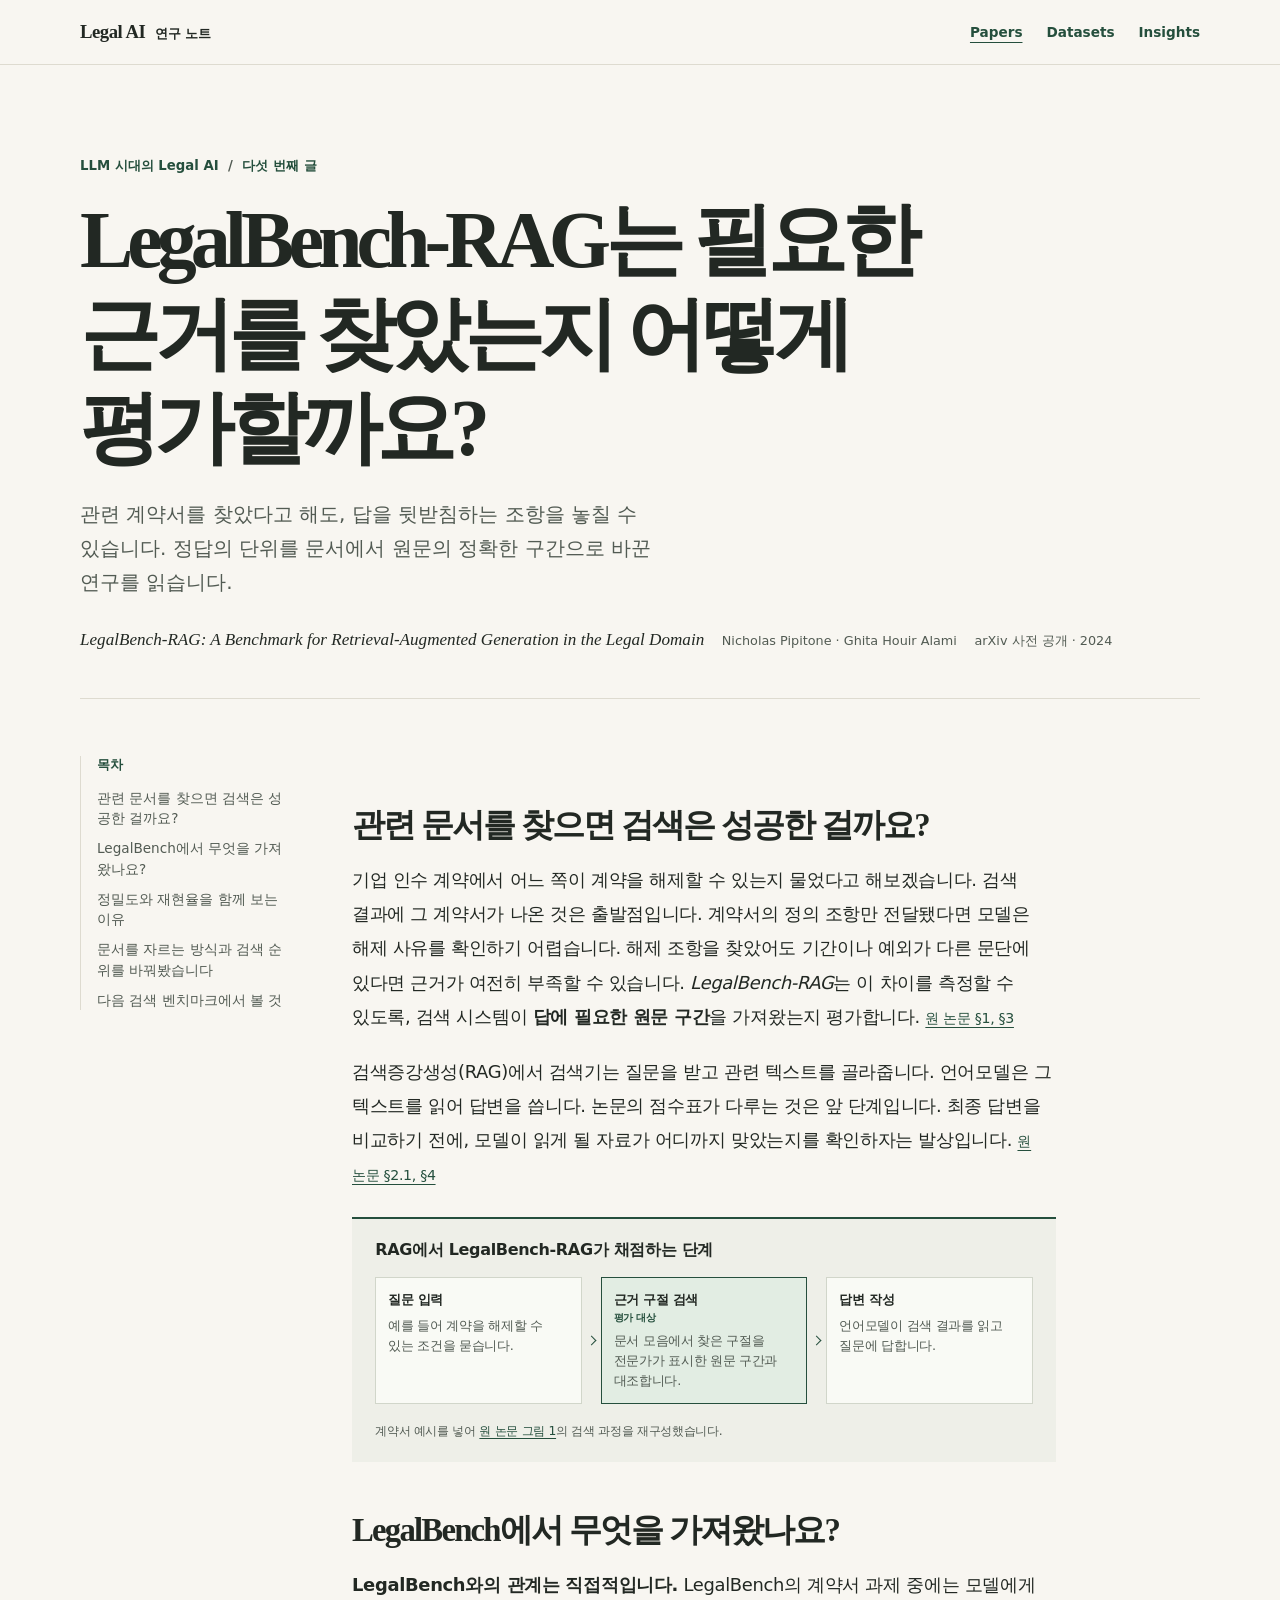
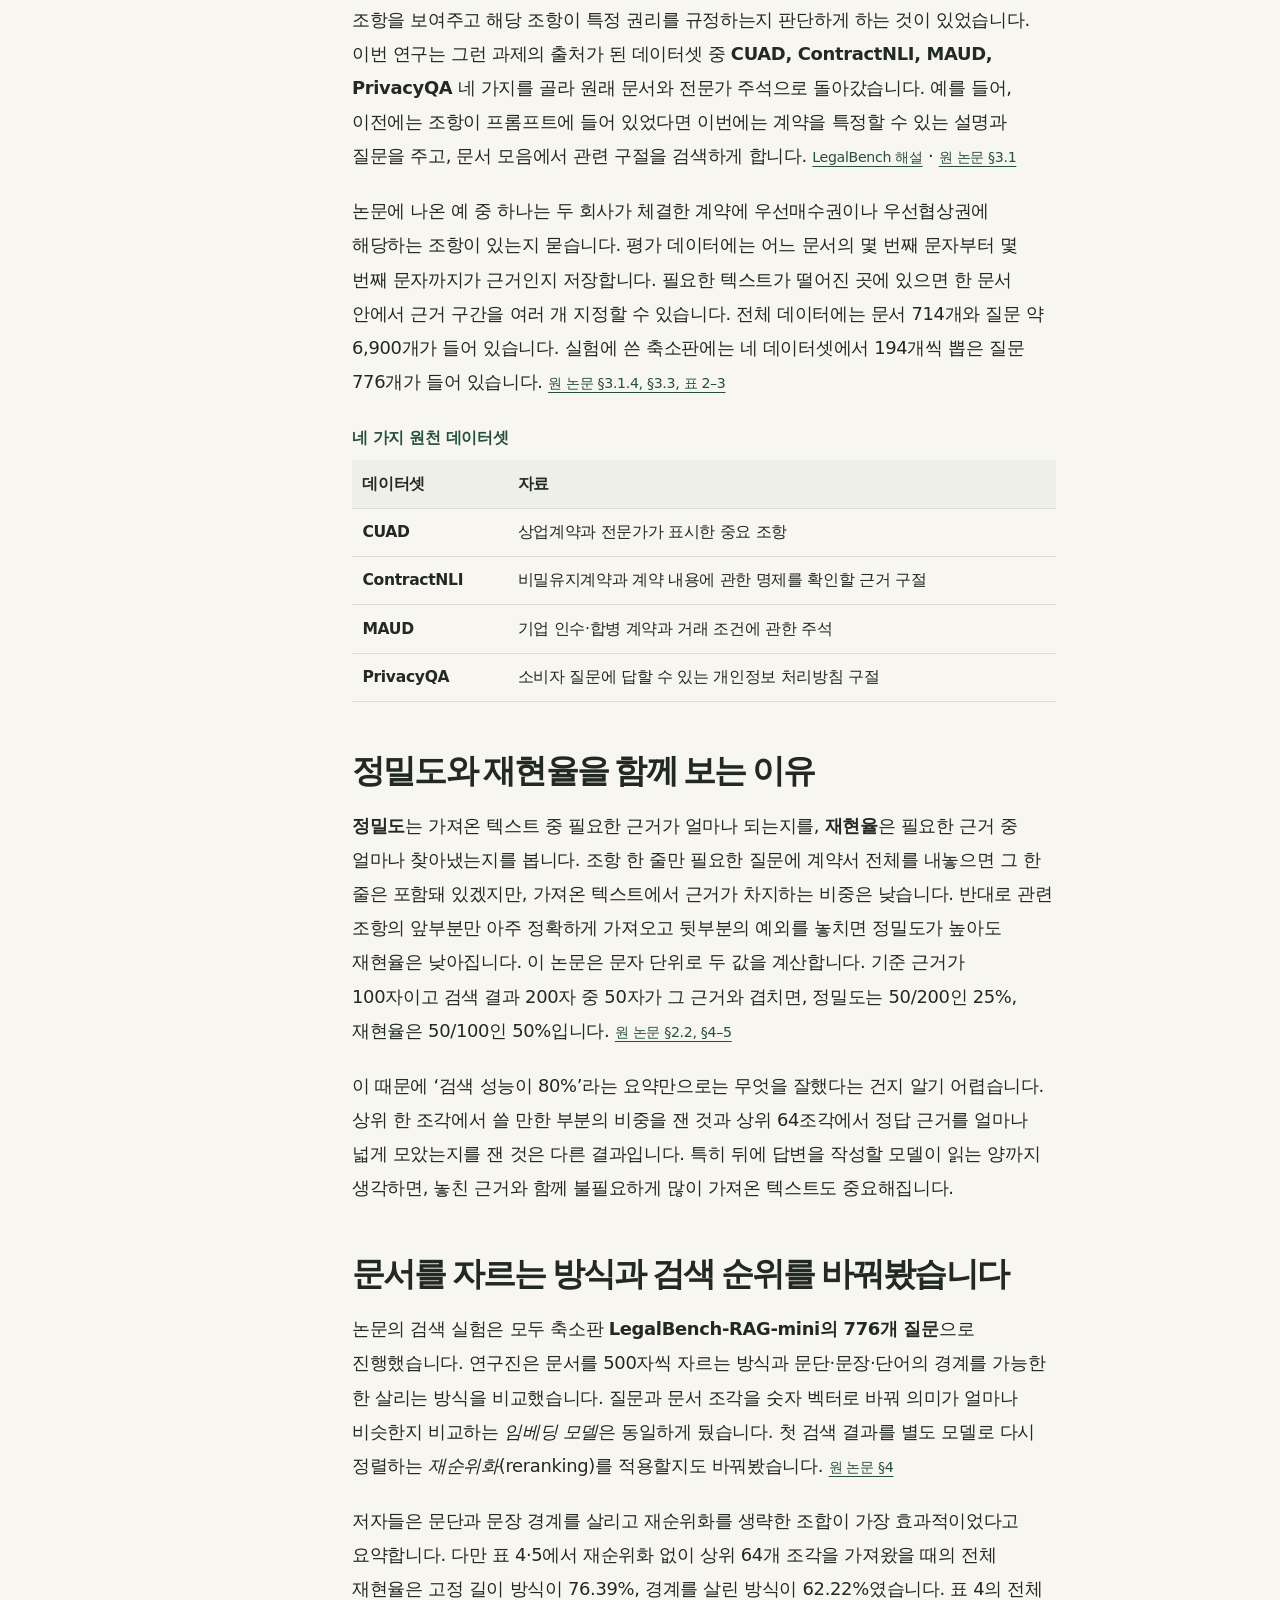
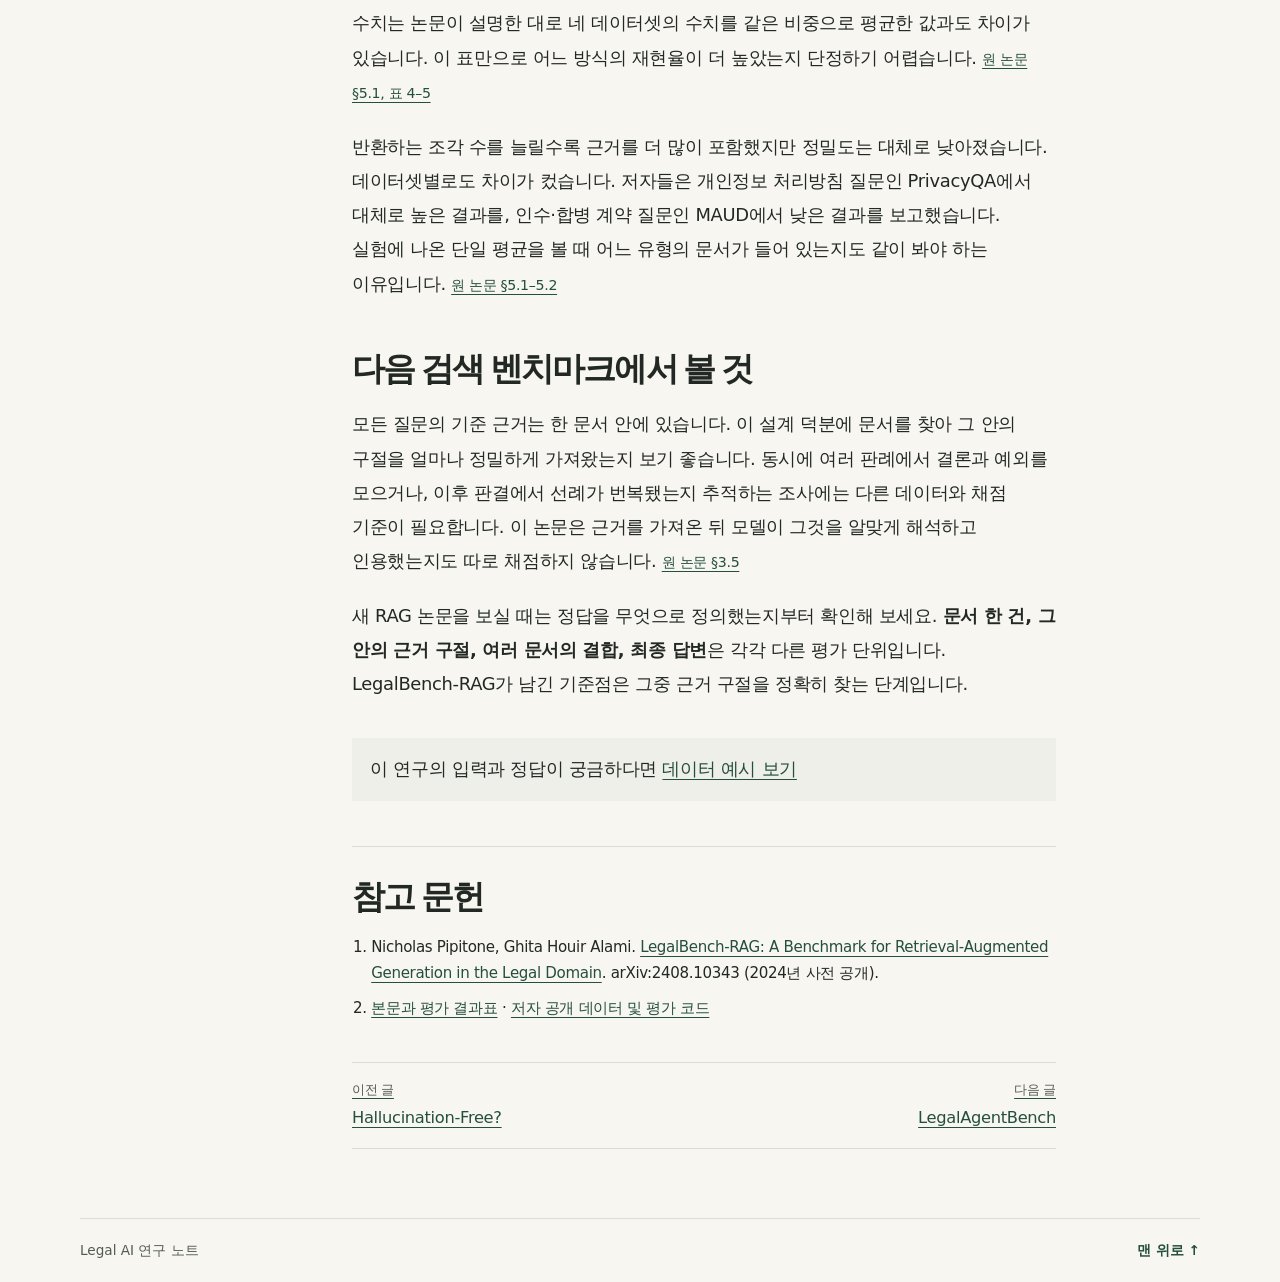
<file: legalbench-rag/index.html>
<!doctype html>
<html lang="ko">
  <head>
    <meta charset="utf-8">
    <meta name="viewport" content="width=device-width, initial-scale=1">
    <meta name="description" content="관련 계약서를 찾았다고 해도, 답을 뒷받침하는 조항을 놓칠 수 있습니다. 정답의 단위를 문서에서 원문의 정확한 구간으로 바꾼 연구를 읽습니다.">
    <meta name="theme-color" content="#f8f6f1">
    <title>LegalBench-RAG는 필요한 근거를 찾았는지 어떻게 평가할까요? | Legal AI 연구 노트</title>
    <link rel="stylesheet" href="../styles.css?v=20261119-hub">
  </head>
  <body id="top">
    <a class="skip-link" href="#article">본문으로 건너뛰기</a>
    <header class="site-header">
      <div class="shell header-inner">
        <a class="site-name" href="../" aria-label="Legal AI 연구 노트 홈">Legal AI <span>연구 노트</span></a>
        <nav class="header-nav" aria-label="사이트 메뉴">
          <a class="header-link" href="../papers/" aria-current="location" lang="en">Papers</a>
          <a class="header-link" href="../datasets/" lang="en">Datasets</a>
          <a class="header-link" href="../insights/" lang="en">Insights</a>
        </nav>
      </div>
    </header>

    <main>
      <article id="article" aria-labelledby="article-title" tabindex="-1">
        <header class="article-header shell">
          <p class="series">LLM 시대의 Legal AI <span aria-hidden="true">/</span> 다섯 번째 글</p>
          <h1 id="article-title">LegalBench-RAG는 필요한 근거를 찾았는지 어떻게 평가할까요?</h1>
          <p class="dek">관련 계약서를 찾았다고 해도, 답을 뒷받침하는 조항을 놓칠 수 있습니다. 정답의 단위를 문서에서 원문의 정확한 구간으로 바꾼 연구를 읽습니다.</p>
          <div class="paper-meta">
            <cite lang="en">LegalBench-RAG: A Benchmark for Retrieval-Augmented Generation in the Legal Domain</cite>
            <span>Nicholas Pipitone · Ghita Houir Alami</span>
            <span>arXiv 사전 공개 · 2024</span>
          </div>
        </header>

        <div class="shell article-layout">
          <nav class="toc" aria-labelledby="toc-title">
            <h2 id="toc-title">목차</h2>
            <ol>
              <li><a href="#question">관련 문서를 찾으면 검색은 성공한 걸까요?</a></li>
              <li><a href="#lineage">LegalBench에서 무엇을 가져왔나요?</a></li>
              <li><a href="#metrics">정밀도와 재현율을 함께 보는 이유</a></li>
              <li><a href="#experiment">문서를 자르는 방식과 검색 순위를 바꿔봤습니다</a></li>
              <li><a href="#scope">다음 검색 벤치마크에서 볼 것</a></li>
            </ol>
          </nav>

          <div class="article-body">
            <section id="question">
              <h2>관련 문서를 찾으면 검색은 성공한 걸까요?</h2>
              <p>기업 인수 계약에서 어느 쪽이 계약을 해제할 수 있는지 물었다고 해보겠습니다. 검색 결과에 그 계약서가 나온 것은 출발점입니다. 계약서의 정의 조항만 전달됐다면 모델은 해제 사유를 확인하기 어렵습니다. 해제 조항을 찾았어도 기간이나 예외가 다른 문단에 있다면 근거가 여전히 부족할 수 있습니다. <cite lang="en">LegalBench-RAG</cite>는 이 차이를 측정할 수 있도록, 검색 시스템이 <strong>답에 필요한 원문 구간</strong>을 가져왔는지 평가합니다. <a class="source" href="https://arxiv.org/html/2408.10343v1">원 논문 §1, §3</a></p>
              <p>검색증강생성(RAG)에서 검색기는 질문을 받고 관련 텍스트를 골라줍니다. 언어모델은 그 텍스트를 읽어 답변을 씁니다. 논문의 점수표가 다루는 것은 앞 단계입니다. 최종 답변을 비교하기 전에, 모델이 읽게 될 자료가 어디까지 맞았는지를 확인하자는 발상입니다. <a class="source" href="https://arxiv.org/html/2408.10343v1">원 논문 §2.1, §4</a></p>
              <figure class="score-figure paper-figure">
                <h3>RAG에서 LegalBench-RAG가 채점하는 단계</h3>
                <ol class="flow-steps">
                  <li>
                    <strong>질문 입력</strong>
                    <span>예를 들어 계약을 해제할 수 있는 조건을 묻습니다.</span>
                  </li>
                  <li class="flow-focus">
                    <strong>근거 구절 검색 <small>평가 대상</small></strong>
                    <span>문서 모음에서 찾은 구절을 전문가가 표시한 원문 구간과 대조합니다.</span>
                  </li>
                  <li>
                    <strong>답변 작성</strong>
                    <span>언어모델이 검색 결과를 읽고 질문에 답합니다.</span>
                  </li>
                </ol>
                <figcaption>계약서 예시를 넣어 <a href="https://arxiv.org/pdf/2408.10343#page=1">원 논문 그림 1</a>의 검색 과정을 재구성했습니다.</figcaption>
              </figure>
            </section>

            <section id="lineage">
              <h2>LegalBench에서 무엇을 가져왔나요?</h2>
              <p><strong>LegalBench와의 관계는 직접적입니다.</strong> LegalBench의 계약서 과제 중에는 모델에게 조항을 보여주고 해당 조항이 특정 권리를 규정하는지 판단하게 하는 것이 있었습니다. 이번 연구는 그런 과제의 출처가 된 데이터셋 중 <strong>CUAD, ContractNLI, MAUD, PrivacyQA</strong> 네 가지를 골라 원래 문서와 전문가 주석으로 돌아갔습니다. 예를 들어, 이전에는 조항이 프롬프트에 들어 있었다면 이번에는 계약을 특정할 수 있는 설명과 질문을 주고, 문서 모음에서 관련 구절을 검색하게 합니다. <a class="source" href="../legalbench/">LegalBench 해설</a> · <a class="source" href="https://arxiv.org/html/2408.10343v1">원 논문 §3.1</a></p>
              <p>논문에 나온 예 중 하나는 두 회사가 체결한 계약에 우선매수권이나 우선협상권에 해당하는 조항이 있는지 묻습니다. 평가 데이터에는 어느 문서의 몇 번째 문자부터 몇 번째 문자까지가 근거인지 저장합니다. 필요한 텍스트가 떨어진 곳에 있으면 한 문서 안에서 근거 구간을 여러 개 지정할 수 있습니다. 전체 데이터에는 문서 714개와 질문 약 6,900개가 들어 있습니다. 실험에 쓴 축소판에는 네 데이터셋에서 194개씩 뽑은 질문 776개가 들어 있습니다. <a class="source" href="https://arxiv.org/html/2408.10343v1">원 논문 §3.1.4, §3.3, 표 2–3</a></p>
              <table class="exam-table">
                <caption>네 가지 원천 데이터셋</caption>
                <thead><tr><th scope="col">데이터셋</th><th scope="col">자료</th></tr></thead>
                <tbody>
                  <tr><th scope="row">CUAD</th><td>상업계약과 전문가가 표시한 중요 조항</td></tr>
                  <tr><th scope="row">ContractNLI</th><td>비밀유지계약과 계약 내용에 관한 명제를 확인할 근거 구절</td></tr>
                  <tr><th scope="row">MAUD</th><td>기업 인수·합병 계약과 거래 조건에 관한 주석</td></tr>
                  <tr><th scope="row">PrivacyQA</th><td>소비자 질문에 답할 수 있는 개인정보 처리방침 구절</td></tr>
                </tbody>
              </table>
            </section>

            <section id="metrics">
              <h2>정밀도와 재현율을 함께 보는 이유</h2>
              <p><strong>정밀도</strong>는 가져온 텍스트 중 필요한 근거가 얼마나 되는지를, <strong>재현율</strong>은 필요한 근거 중 얼마나 찾아냈는지를 봅니다. 조항 한 줄만 필요한 질문에 계약서 전체를 내놓으면 그 한 줄은 포함돼 있겠지만, 가져온 텍스트에서 근거가 차지하는 비중은 낮습니다. 반대로 관련 조항의 앞부분만 아주 정확하게 가져오고 뒷부분의 예외를 놓치면 정밀도가 높아도 재현율은 낮아집니다. 이 논문은 문자 단위로 두 값을 계산합니다. 기준 근거가 100자이고 검색 결과 200자 중 50자가 그 근거와 겹치면, 정밀도는 50/200인 25%, 재현율은 50/100인 50%입니다. <a class="source" href="https://arxiv.org/html/2408.10343v1">원 논문 §2.2, §4–5</a></p>
              <p>이 때문에 ‘검색 성능이 80%’라는 요약만으로는 무엇을 잘했다는 건지 알기 어렵습니다. 상위 한 조각에서 쓸 만한 부분의 비중을 잰 것과 상위 64조각에서 정답 근거를 얼마나 넓게 모았는지를 잰 것은 다른 결과입니다. 특히 뒤에 답변을 작성할 모델이 읽는 양까지 생각하면, 놓친 근거와 함께 불필요하게 많이 가져온 텍스트도 중요해집니다.</p>
            </section>

            <section id="experiment">
              <h2>문서를 자르는 방식과 검색 순위를 바꿔봤습니다</h2>
              <p>논문의 검색 실험은 모두 축소판 <strong>LegalBench-RAG-mini의 776개 질문</strong>으로 진행했습니다. 연구진은 문서를 500자씩 자르는 방식과 문단·문장·단어의 경계를 가능한 한 살리는 방식을 비교했습니다. 질문과 문서 조각을 숫자 벡터로 바꿔 의미가 얼마나 비슷한지 비교하는 <em>임베딩 모델</em>은 동일하게 뒀습니다. 첫 검색 결과를 별도 모델로 다시 정렬하는 <em>재순위화</em>(reranking)를 적용할지도 바꿔봤습니다. <a class="source" href="https://arxiv.org/html/2408.10343v1">원 논문 §4</a></p>
              <p>저자들은 문단과 문장 경계를 살리고 재순위화를 생략한 조합이 가장 효과적이었다고 요약합니다. 다만 표 4·5에서 재순위화 없이 상위 64개 조각을 가져왔을 때의 전체 재현율은 고정 길이 방식이 76.39%, 경계를 살린 방식이 62.22%였습니다. 표 4의 전체 수치는 논문이 설명한 대로 네 데이터셋의 수치를 같은 비중으로 평균한 값과도 차이가 있습니다. 이 표만으로 어느 방식의 재현율이 더 높았는지 단정하기 어렵습니다. <a class="source" href="https://arxiv.org/html/2408.10343v1">원 논문 §5.1, 표 4–5</a></p>
              <p>반환하는 조각 수를 늘릴수록 근거를 더 많이 포함했지만 정밀도는 대체로 낮아졌습니다. 데이터셋별로도 차이가 컸습니다. 저자들은 개인정보 처리방침 질문인 PrivacyQA에서 대체로 높은 결과를, 인수·합병 계약 질문인 MAUD에서 낮은 결과를 보고했습니다. 실험에 나온 단일 평균을 볼 때 어느 유형의 문서가 들어 있는지도 같이 봐야 하는 이유입니다. <a class="source" href="https://arxiv.org/html/2408.10343v1">원 논문 §5.1–5.2</a></p>
            </section>

            <section id="scope">
              <h2>다음 검색 벤치마크에서 볼 것</h2>
              <p>모든 질문의 기준 근거는 한 문서 안에 있습니다. 이 설계 덕분에 문서를 찾아 그 안의 구절을 얼마나 정밀하게 가져왔는지 보기 좋습니다. 동시에 여러 판례에서 결론과 예외를 모으거나, 이후 판결에서 선례가 번복됐는지 추적하는 조사에는 다른 데이터와 채점 기준이 필요합니다. 이 논문은 근거를 가져온 뒤 모델이 그것을 알맞게 해석하고 인용했는지도 따로 채점하지 않습니다. <a class="source" href="https://arxiv.org/html/2408.10343v1">원 논문 §3.5</a></p>
              <p>새 RAG 논문을 보실 때는 정답을 무엇으로 정의했는지부터 확인해 보세요. <strong>문서 한 건, 그 안의 근거 구절, 여러 문서의 결합, 최종 답변</strong>은 각각 다른 평가 단위입니다. LegalBench-RAG가 남긴 기준점은 그중 근거 구절을 정확히 찾는 단계입니다.</p>
            </section>

            <aside class="article-related">
              <p>이 연구의 입력과 정답이 궁금하다면 <a href="../datasets/#legalbench-rag">데이터 예시 보기</a></p>
            </aside>

            <section class="references" id="references">
              <h2>참고 문헌</h2>
              <ol>
              <li>Nicholas Pipitone, Ghita Houir Alami. <a href="https://arxiv.org/abs/2408.10343" lang="en">LegalBench-RAG: A Benchmark for Retrieval-Augmented Generation in the Legal Domain</a>. arXiv:2408.10343 (2024년 사전 공개).</li>
              <li><a href="https://arxiv.org/html/2408.10343v1">본문과 평가 결과표</a> · <a href="https://github.com/zeroentropy-ai/legalbenchrag">저자 공개 데이터 및 평가 코드</a></li>
              </ol>
            </section>
            <nav class="article-pager" aria-label="연재 글 이동">
              <a rel="prev" href="../hallucination-free/"><span>이전 글</span>Hallucination-Free?</a>
              <a rel="next" href="../legalagentbench/"><span>다음 글</span>LegalAgentBench</a>
            </nav>
          </div>
        </div>
      </article>
    </main>

    <footer class="site-footer shell">
      <span>Legal AI 연구 노트</span>
      <a href="#top">맨 위로 <span aria-hidden="true">↑</span></a>
    </footer>
  </body>
</html>
</file>
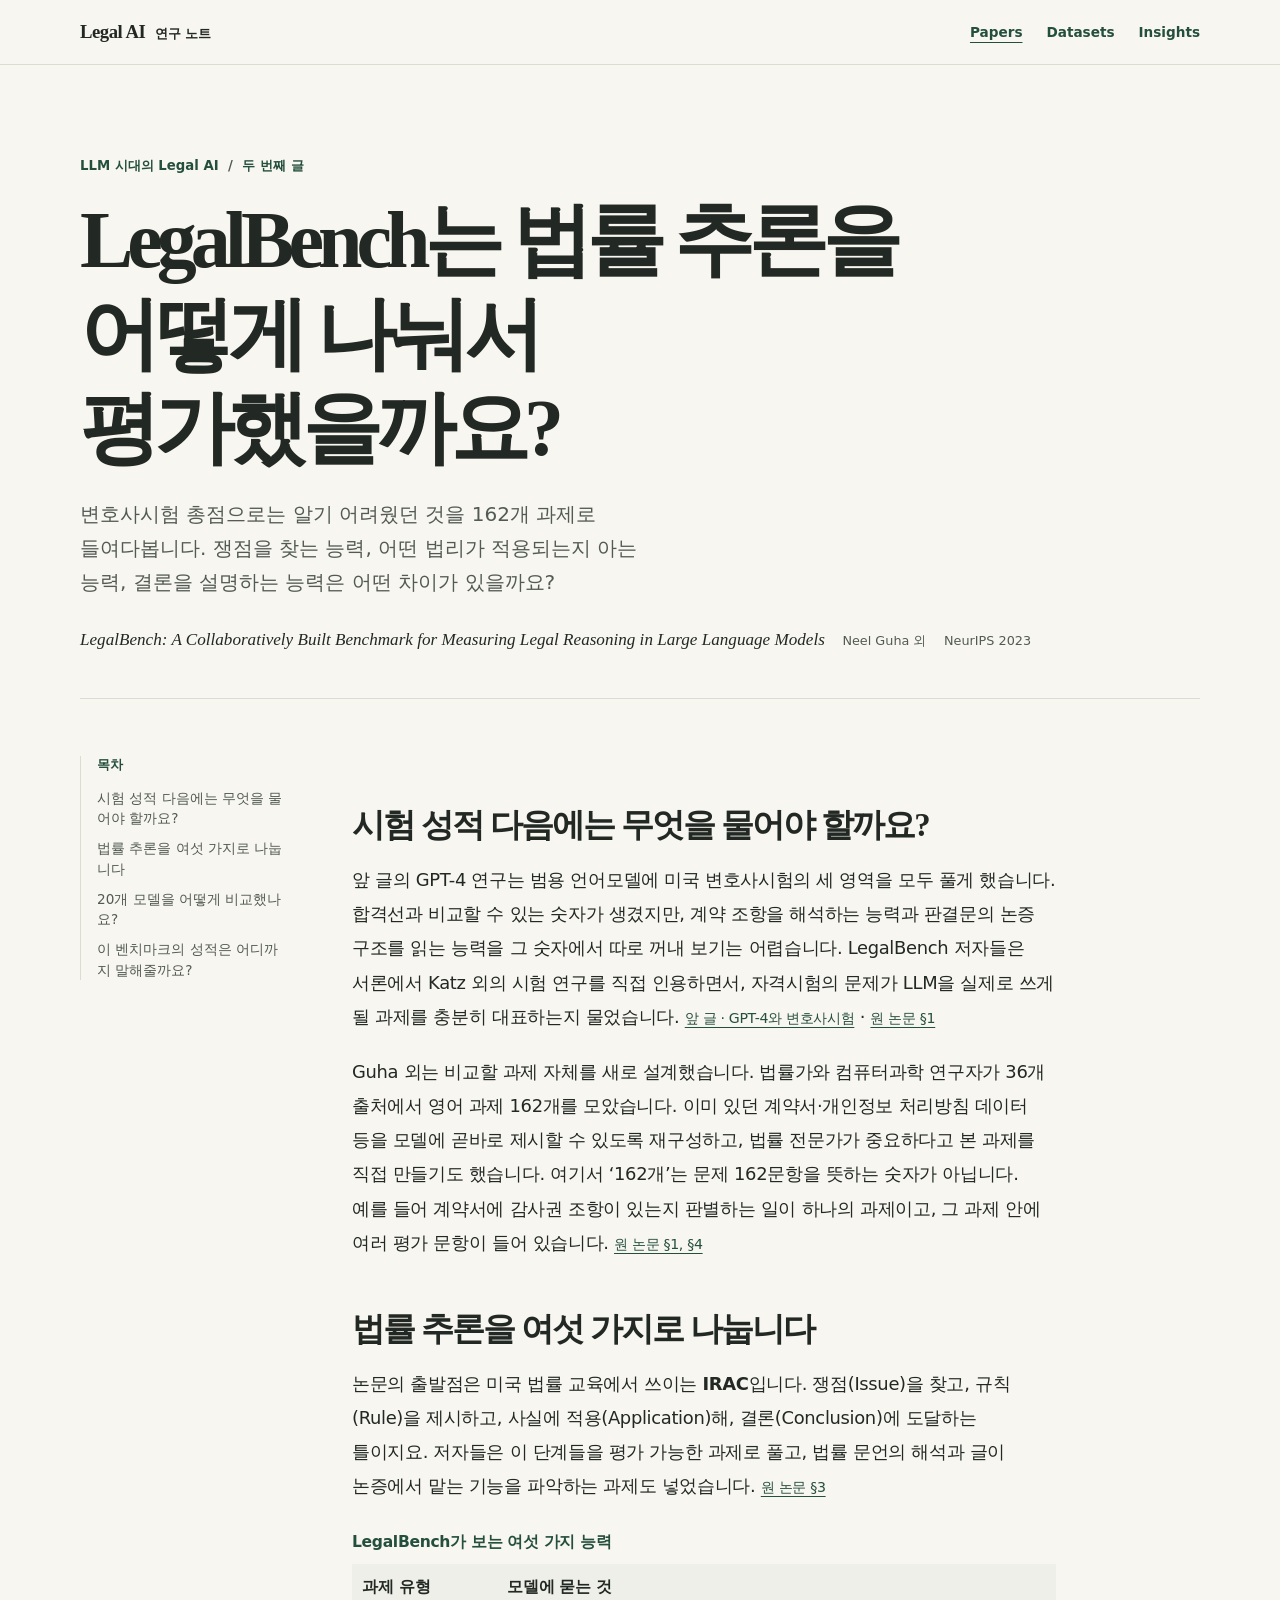
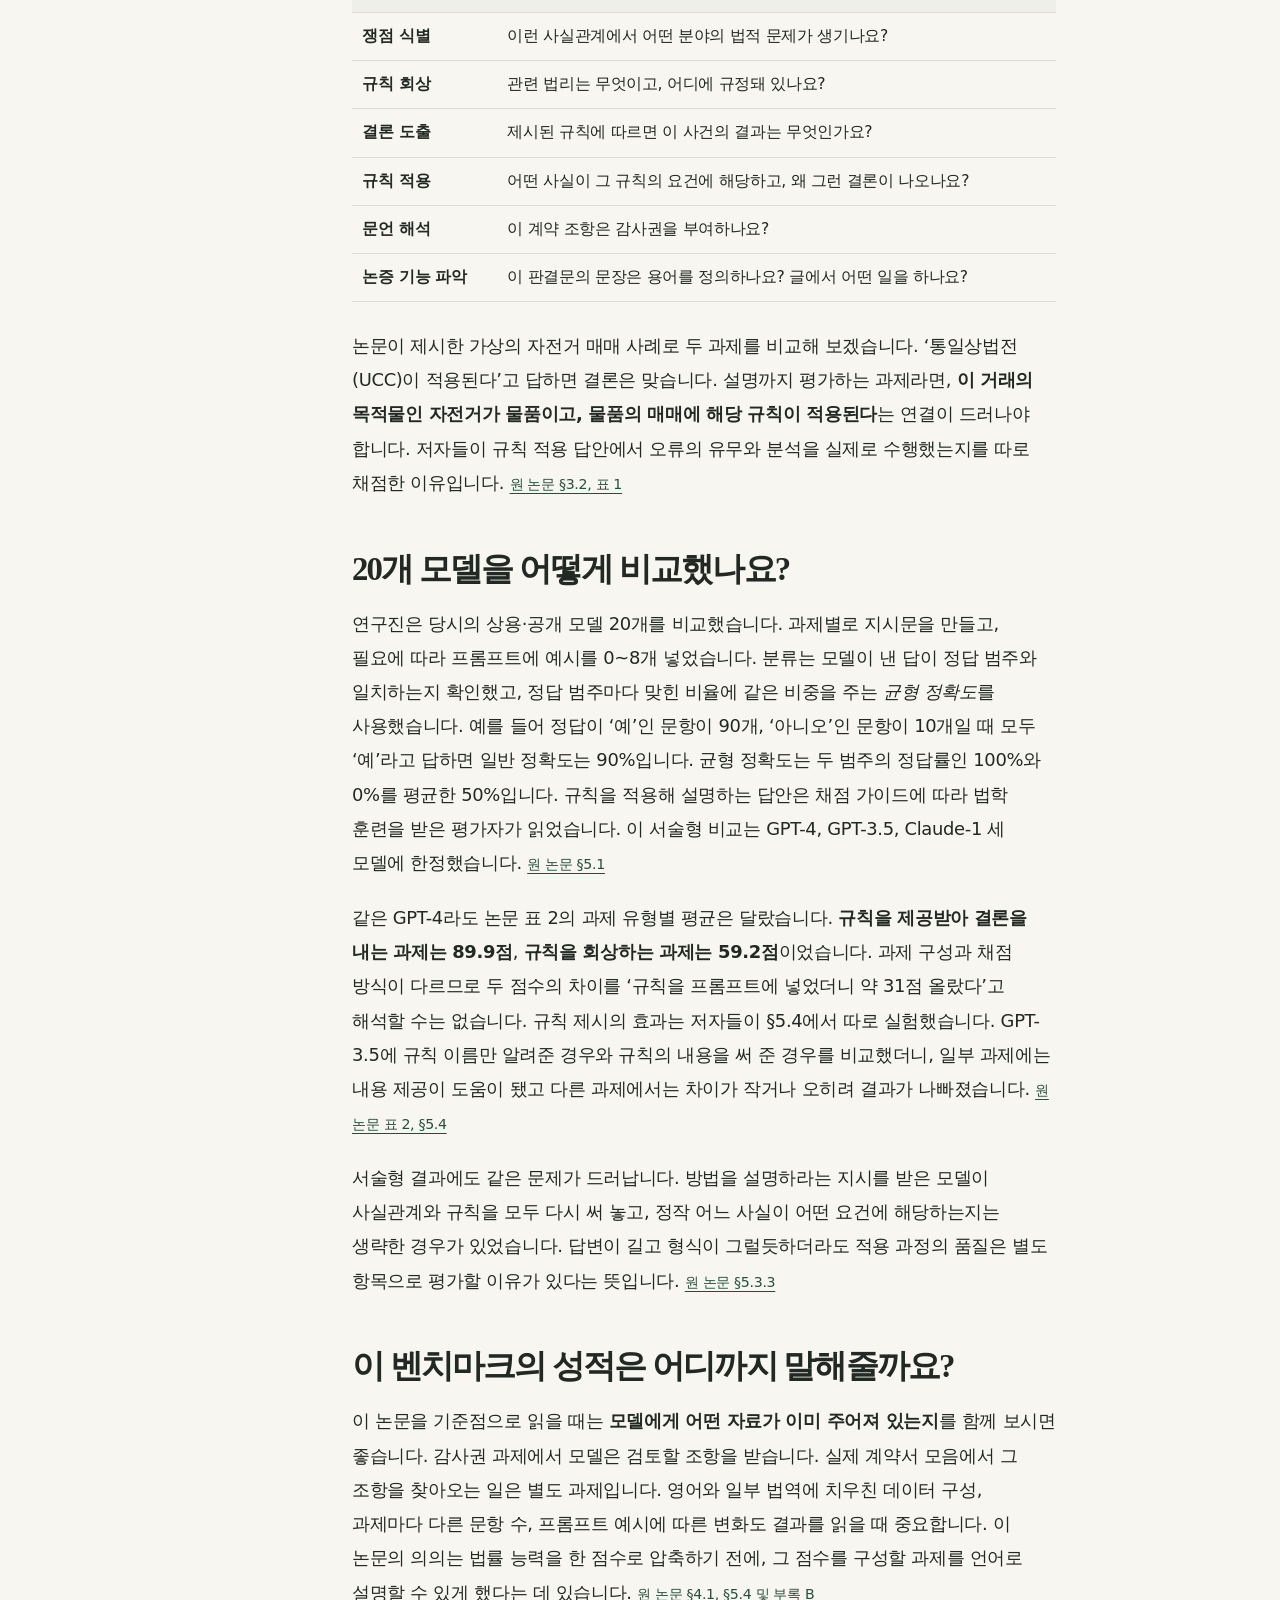
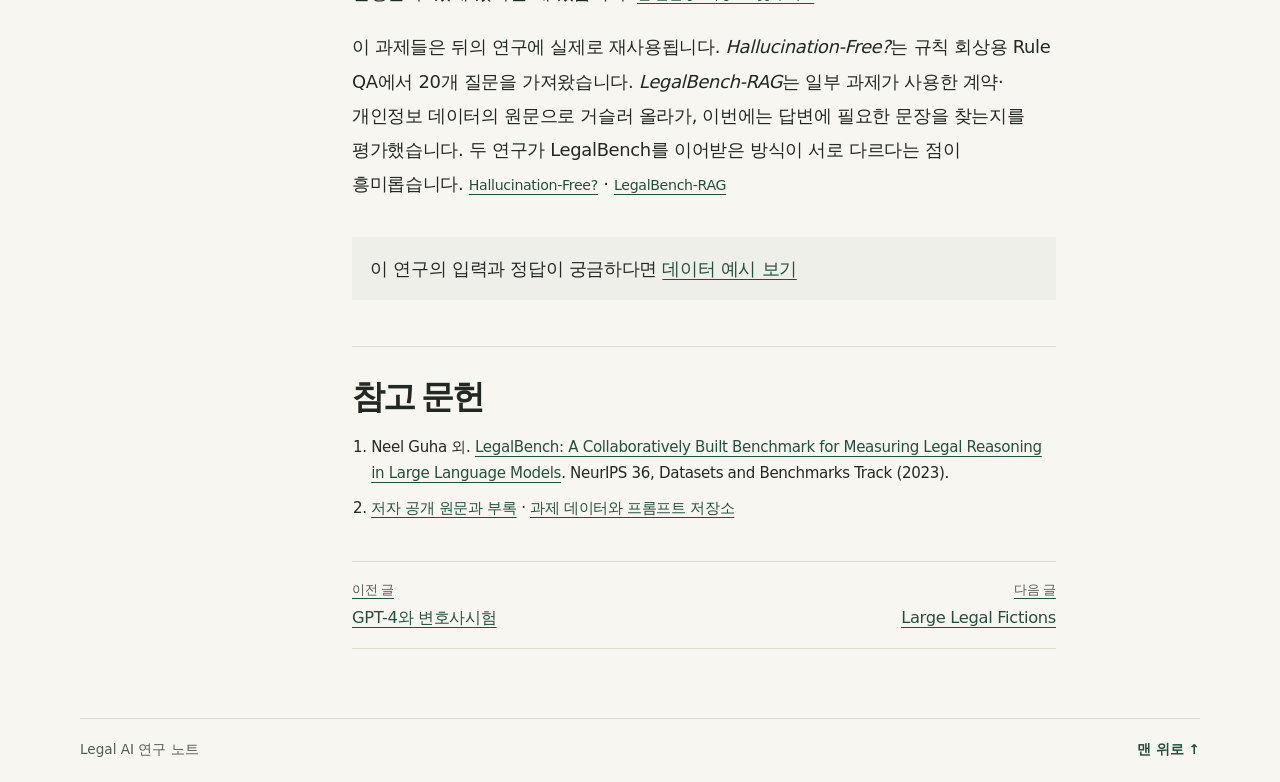
<file: legalbench/index.html>
<!doctype html>
<html lang="ko">
  <head>
    <meta charset="utf-8">
    <meta name="viewport" content="width=device-width, initial-scale=1">
    <meta name="description" content="변호사시험 총점으로는 알기 어려웠던 것을 162개 과제로 들여다봅니다. 쟁점을 찾는 능력, 어떤 법리가 적용되는지 아는 능력, 결론을 설명하는 능력은 어떤 차이가 있을까요?">
    <meta name="theme-color" content="#f8f6f1">
    <title>LegalBench는 법률 추론을 어떻게 나눠서 평가했을까요? | Legal AI 연구 노트</title>
    <link rel="stylesheet" href="../styles.css?v=20261119-hub">
  </head>
  <body id="top">
    <a class="skip-link" href="#article">본문으로 건너뛰기</a>
    <header class="site-header">
      <div class="shell header-inner">
        <a class="site-name" href="../" aria-label="Legal AI 연구 노트 홈">Legal AI <span>연구 노트</span></a>
        <nav class="header-nav" aria-label="사이트 메뉴">
          <a class="header-link" href="../papers/" aria-current="location" lang="en">Papers</a>
          <a class="header-link" href="../datasets/" lang="en">Datasets</a>
          <a class="header-link" href="../insights/" lang="en">Insights</a>
        </nav>
      </div>
    </header>

    <main>
      <article id="article" aria-labelledby="article-title" tabindex="-1">
        <header class="article-header shell">
          <p class="series">LLM 시대의 Legal AI <span aria-hidden="true">/</span> 두 번째 글</p>
          <h1 id="article-title">LegalBench는 법률 추론을 어떻게 나눠서 평가했을까요?</h1>
          <p class="dek">변호사시험 총점으로는 알기 어려웠던 것을 162개 과제로 들여다봅니다. 쟁점을 찾는 능력, 어떤 법리가 적용되는지 아는 능력, 결론을 설명하는 능력은 어떤 차이가 있을까요?</p>
          <div class="paper-meta">
            <cite lang="en">LegalBench: A Collaboratively Built Benchmark for Measuring Legal Reasoning in Large Language Models</cite>
            <span>Neel Guha 외</span>
            <span>NeurIPS 2023</span>
          </div>
        </header>

        <div class="shell article-layout">
          <nav class="toc" aria-labelledby="toc-title">
            <h2 id="toc-title">목차</h2>
            <ol>
              <li><a href="#question">시험 성적 다음에는 무엇을 물어야 할까요?</a></li>
              <li><a href="#typology">법률 추론을 여섯 가지로 나눕니다</a></li>
              <li><a href="#experiment">20개 모델을 어떻게 비교했나요?</a></li>
              <li><a href="#scope">이 벤치마크의 성적은 어디까지 말해줄까요?</a></li>
            </ol>
          </nav>

          <div class="article-body">
            <section id="question">
              <h2>시험 성적 다음에는 무엇을 물어야 할까요?</h2>
              <p>앞 글의 GPT-4 연구는 범용 언어모델에 미국 변호사시험의 세 영역을 모두 풀게 했습니다. 합격선과 비교할 수 있는 숫자가 생겼지만, 계약 조항을 해석하는 능력과 판결문의 논증 구조를 읽는 능력을 그 숫자에서 따로 꺼내 보기는 어렵습니다. LegalBench 저자들은 서론에서 Katz 외의 시험 연구를 직접 인용하면서, 자격시험의 문제가 LLM을 실제로 쓰게 될 과제를 충분히 대표하는지 물었습니다. <a class="source" href="../gpt-4-bar-exam/">앞 글 · GPT-4와 변호사시험</a> · <a class="source" href="https://arxiv.org/html/2308.11462">원 논문 §1</a></p>
              <p>Guha 외는 비교할 과제 자체를 새로 설계했습니다. 법률가와 컴퓨터과학 연구자가 36개 출처에서 영어 과제 162개를 모았습니다. 이미 있던 계약서·개인정보 처리방침 데이터 등을 모델에 곧바로 제시할 수 있도록 재구성하고, 법률 전문가가 중요하다고 본 과제를 직접 만들기도 했습니다. 여기서 ‘162개’는 문제 162문항을 뜻하는 숫자가 아닙니다. 예를 들어 계약서에 감사권 조항이 있는지 판별하는 일이 하나의 과제이고, 그 과제 안에 여러 평가 문항이 들어 있습니다. <a class="source" href="https://arxiv.org/html/2308.11462">원 논문 §1, §4</a></p>
            </section>

            <section id="typology">
              <h2>법률 추론을 여섯 가지로 나눕니다</h2>
              <p>논문의 출발점은 미국 법률 교육에서 쓰이는 <strong>IRAC</strong>입니다. 쟁점(Issue)을 찾고, 규칙(Rule)을 제시하고, 사실에 적용(Application)해, 결론(Conclusion)에 도달하는 틀이지요. 저자들은 이 단계들을 평가 가능한 과제로 풀고, 법률 문언의 해석과 글이 논증에서 맡는 기능을 파악하는 과제도 넣었습니다. <a class="source" href="https://arxiv.org/html/2308.11462">원 논문 §3</a></p>
              <table class="exam-table">
                <caption>LegalBench가 보는 여섯 가지 능력</caption>
                <thead><tr><th scope="col">과제 유형</th><th scope="col">모델에 묻는 것</th></tr></thead>
                <tbody>
                  <tr><th scope="row">쟁점 식별</th><td>이런 사실관계에서 어떤 분야의 법적 문제가 생기나요?</td></tr>
                  <tr><th scope="row">규칙 회상</th><td>관련 법리는 무엇이고, 어디에 규정돼 있나요?</td></tr>
                  <tr><th scope="row">결론 도출</th><td>제시된 규칙에 따르면 이 사건의 결과는 무엇인가요?</td></tr>
                  <tr><th scope="row">규칙 적용</th><td>어떤 사실이 그 규칙의 요건에 해당하고, 왜 그런 결론이 나오나요?</td></tr>
                  <tr><th scope="row">문언 해석</th><td>이 계약 조항은 감사권을 부여하나요?</td></tr>
                  <tr><th scope="row">논증 기능 파악</th><td>이 판결문의 문장은 용어를 정의하나요? 글에서 어떤 일을 하나요?</td></tr>
                </tbody>
              </table>
              <p>논문이 제시한 가상의 자전거 매매 사례로 두 과제를 비교해 보겠습니다. ‘통일상법전(UCC)이 적용된다’고 답하면 결론은 맞습니다. 설명까지 평가하는 과제라면, <strong>이 거래의 목적물인 자전거가 물품이고, 물품의 매매에 해당 규칙이 적용된다</strong>는 연결이 드러나야 합니다. 저자들이 규칙 적용 답안에서 오류의 유무와 분석을 실제로 수행했는지를 따로 채점한 이유입니다. <a class="source" href="https://arxiv.org/html/2308.11462">원 논문 §3.2, 표 1</a></p>
            </section>

            <section id="experiment">
              <h2>20개 모델을 어떻게 비교했나요?</h2>
              <p>연구진은 당시의 상용·공개 모델 20개를 비교했습니다. 과제별로 지시문을 만들고, 필요에 따라 프롬프트에 예시를 0~8개 넣었습니다. 분류는 모델이 낸 답이 정답 범주와 일치하는지 확인했고, 정답 범주마다 맞힌 비율에 같은 비중을 주는 <em>균형 정확도</em>를 사용했습니다. 예를 들어 정답이 ‘예’인 문항이 90개, ‘아니오’인 문항이 10개일 때 모두 ‘예’라고 답하면 일반 정확도는 90%입니다. 균형 정확도는 두 범주의 정답률인 100%와 0%를 평균한 50%입니다. 규칙을 적용해 설명하는 답안은 채점 가이드에 따라 법학 훈련을 받은 평가자가 읽었습니다. 이 서술형 비교는 GPT-4, GPT-3.5, Claude-1 세 모델에 한정했습니다. <a class="source" href="https://arxiv.org/html/2308.11462">원 논문 §5.1</a></p>
              <p>같은 GPT-4라도 논문 표 2의 과제 유형별 평균은 달랐습니다. <strong>규칙을 제공받아 결론을 내는 과제는 89.9점</strong>, <strong>규칙을 회상하는 과제는 59.2점</strong>이었습니다. 과제 구성과 채점 방식이 다르므로 두 점수의 차이를 ‘규칙을 프롬프트에 넣었더니 약 31점 올랐다’고 해석할 수는 없습니다. 규칙 제시의 효과는 저자들이 §5.4에서 따로 실험했습니다. GPT-3.5에 규칙 이름만 알려준 경우와 규칙의 내용을 써 준 경우를 비교했더니, 일부 과제에는 내용 제공이 도움이 됐고 다른 과제에서는 차이가 작거나 오히려 결과가 나빠졌습니다. <a class="source" href="https://arxiv.org/html/2308.11462">원 논문 표 2, §5.4</a></p>
              <p>서술형 결과에도 같은 문제가 드러납니다. 방법을 설명하라는 지시를 받은 모델이 사실관계와 규칙을 모두 다시 써 놓고, 정작 어느 사실이 어떤 요건에 해당하는지는 생략한 경우가 있었습니다. 답변이 길고 형식이 그럴듯하더라도 적용 과정의 품질은 별도 항목으로 평가할 이유가 있다는 뜻입니다. <a class="source" href="https://arxiv.org/html/2308.11462">원 논문 §5.3.3</a></p>
            </section>

            <section id="scope">
              <h2>이 벤치마크의 성적은 어디까지 말해줄까요?</h2>
              <p>이 논문을 기준점으로 읽을 때는 <strong>모델에게 어떤 자료가 이미 주어져 있는지</strong>를 함께 보시면 좋습니다. 감사권 과제에서 모델은 검토할 조항을 받습니다. 실제 계약서 모음에서 그 조항을 찾아오는 일은 별도 과제입니다. 영어와 일부 법역에 치우친 데이터 구성, 과제마다 다른 문항 수, 프롬프트 예시에 따른 변화도 결과를 읽을 때 중요합니다. 이 논문의 의의는 법률 능력을 한 점수로 압축하기 전에, 그 점수를 구성할 과제를 언어로 설명할 수 있게 했다는 데 있습니다. <a class="source" href="https://arxiv.org/html/2308.11462">원 논문 §4.1, §5.4 및 부록 B</a></p>
              <p>이 과제들은 뒤의 연구에 실제로 재사용됩니다. <cite lang="en">Hallucination-Free?</cite>는 규칙 회상용 Rule QA에서 20개 질문을 가져왔습니다. <cite lang="en">LegalBench-RAG</cite>는 일부 과제가 사용한 계약·개인정보 데이터의 원문으로 거슬러 올라가, 이번에는 답변에 필요한 문장을 찾는지를 평가했습니다. 두 연구가 LegalBench를 이어받은 방식이 서로 다르다는 점이 흥미롭습니다. <a class="source" href="../hallucination-free/">Hallucination-Free?</a> · <a class="source" href="../legalbench-rag/">LegalBench-RAG</a></p>
            </section>

            <aside class="article-related">
              <p>이 연구의 입력과 정답이 궁금하다면 <a href="../datasets/#legalbench">데이터 예시 보기</a></p>
            </aside>

            <section class="references" id="references">
              <h2>참고 문헌</h2>
              <ol>
              <li>Neel Guha 외. <a href="https://papers.neurips.cc/paper_files/paper/2023/hash/89e44582fd28ddfea1ea4dcb0ebbf4b0-Abstract-Datasets_and_Benchmarks.html" lang="en">LegalBench: A Collaboratively Built Benchmark for Measuring Legal Reasoning in Large Language Models</a>. NeurIPS 36, Datasets and Benchmarks Track (2023).</li>
              <li><a href="https://arxiv.org/html/2308.11462">저자 공개 원문과 부록</a> · <a href="https://github.com/HazyResearch/legalbench">과제 데이터와 프롬프트 저장소</a></li>
              </ol>
            </section>
            <nav class="article-pager" aria-label="연재 글 이동">
              <a rel="prev" href="../gpt-4-bar-exam/"><span>이전 글</span>GPT-4와 변호사시험</a>
              <a rel="next" href="../large-legal-fictions/"><span>다음 글</span>Large Legal Fictions</a>
            </nav>
          </div>
        </div>
      </article>
    </main>

    <footer class="site-footer shell">
      <span>Legal AI 연구 노트</span>
      <a href="#top">맨 위로 <span aria-hidden="true">↑</span></a>
    </footer>
  </body>
</html>
</file>
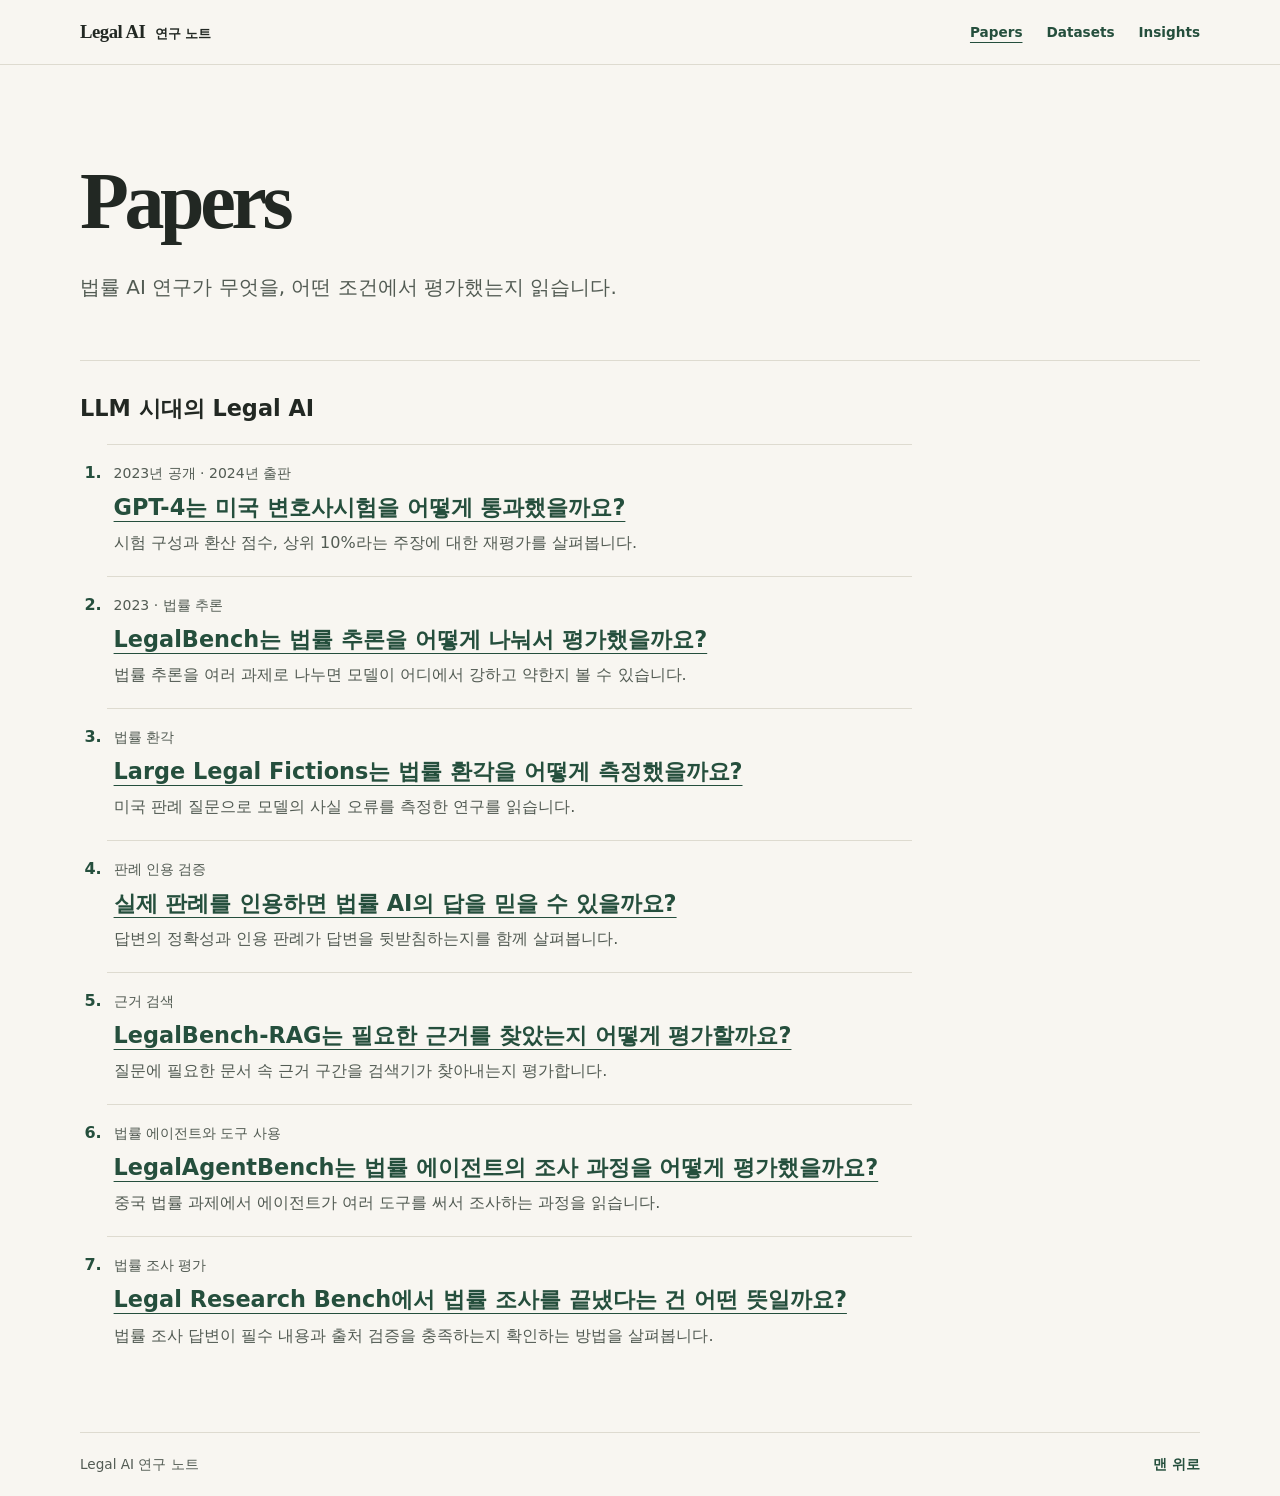
<file: papers/index.html>
<!doctype html>
<html lang="ko">
  <head>
    <meta charset="utf-8">
    <meta name="viewport" content="width=device-width, initial-scale=1">
    <meta name="description" content="변호사시험부터 법률 에이전트까지 이어지는 Legal AI 논문 해설 일곱 편.">
    <meta name="theme-color" content="#f8f6f1">
    <title>Papers | Legal AI 연구 노트</title>
    <link rel="stylesheet" href="../styles.css?v=20261119-hub">
  </head>
  <body id="top">
    <a class="skip-link" href="#main">본문으로 건너뛰기</a>
    <header class="site-header">
      <div class="shell header-inner">
        <a class="site-name" href="../" aria-label="Legal AI 연구 노트 홈">Legal AI <span>연구 노트</span></a>
        <nav class="header-nav" aria-label="사이트 메뉴">
          <a class="header-link" href="./" aria-current="page" lang="en">Papers</a>
          <a class="header-link" href="../datasets/" lang="en">Datasets</a>
          <a class="header-link" href="../insights/" lang="en">Insights</a>
        </nav>
      </div>
    </header>

    <main class="shell" id="main">
      <header class="hub-intro section-intro">
        <h1 lang="en">Papers</h1>
        <p class="dek">법률 AI 연구가 무엇을, 어떤 조건에서 평가했는지 읽습니다.</p>
      </header>
      <section class="catalog" id="series" aria-labelledby="series-title">
        <h2 id="series-title">LLM 시대의 Legal AI</h2>
        <ol class="catalog-list">
          <li>
            <span class="catalog-meta">2023년 공개 · 2024년 출판</span>
            <h3><a href="../gpt-4-bar-exam/">GPT-4는 미국 변호사시험을 어떻게 통과했을까요?</a></h3>
            <p>시험 구성과 환산 점수, 상위 10%라는 주장에 대한 재평가를 살펴봅니다.</p>
          </li>
          <li>
            <span class="catalog-meta">2023 · 법률 추론</span>
            <h3><a href="../legalbench/">LegalBench는 법률 추론을 어떻게 나눠서 평가했을까요?</a></h3>
            <p>법률 추론을 여러 과제로 나누면 모델이 어디에서 강하고 약한지 볼 수 있습니다.</p>
          </li>
          <li>
            <span class="catalog-meta">법률 환각</span>
            <h3><a href="../large-legal-fictions/">Large Legal Fictions는 법률 환각을 어떻게 측정했을까요?</a></h3>
            <p>미국 판례 질문으로 모델의 사실 오류를 측정한 연구를 읽습니다.</p>
          </li>
          <li>
            <span class="catalog-meta">판례 인용 검증</span>
            <h3><a href="../hallucination-free/">실제 판례를 인용하면 법률 AI의 답을 믿을 수 있을까요?</a></h3>
            <p>답변의 정확성과 인용 판례가 답변을 뒷받침하는지를 함께 살펴봅니다.</p>
          </li>
          <li>
            <span class="catalog-meta">근거 검색</span>
            <h3><a href="../legalbench-rag/">LegalBench-RAG는 필요한 근거를 찾았는지 어떻게 평가할까요?</a></h3>
            <p>질문에 필요한 문서 속 근거 구간을 검색기가 찾아내는지 평가합니다.</p>
          </li>
          <li>
            <span class="catalog-meta">법률 에이전트와 도구 사용</span>
            <h3><a href="../legalagentbench/">LegalAgentBench는 법률 에이전트의 조사 과정을 어떻게 평가했을까요?</a></h3>
            <p>중국 법률 과제에서 에이전트가 여러 도구를 써서 조사하는 과정을 읽습니다.</p>
          </li>
          <li>
            <span class="catalog-meta">법률 조사 평가</span>
            <h3><a href="../legal-research-bench/">Legal Research Bench에서 법률 조사를 끝냈다는 건 어떤 뜻일까요?</a></h3>
            <p>법률 조사 답변이 필수 내용과 출처 검증을 충족하는지 확인하는 방법을 살펴봅니다.</p>
          </li>
        </ol>
      </section>
    </main>

    <footer class="site-footer shell">
      <span>Legal AI 연구 노트</span>
      <a href="#top">맨 위로</a>
    </footer>
  </body>
</html>
</file>
<file: styles.css>
:root {
  color-scheme: light;
  --paper: #f8f6f1;
  --ink: #222823;
  --muted: #525b53;
  --line: #dedbd0;
  --green: #254f3d;
  --wash: #eeefe8;
  font-family: "Pretendard", "Apple SD Gothic Neo", "Noto Sans KR", "Malgun Gothic", system-ui, sans-serif;
  background: var(--paper);
  color: var(--ink);
}

*, *::before, *::after { box-sizing: border-box; }

body { margin: 0; }

a {
  color: var(--green);
  text-decoration-thickness: 1px;
  text-underline-offset: .25em;
}

a:hover { text-decoration-thickness: 2px; }

a:focus-visible {
  outline: 2px solid var(--green);
  outline-offset: 4px;
}

.shell {
  width: min(100% - 3.5rem, 70rem);
  margin-inline: auto;
}

.skip-link {
  position: absolute;
  top: .5rem;
  left: .5rem;
  z-index: 1;
  transform: translateY(-150%);
  padding: .7rem 1rem;
  background: var(--paper);
}

.skip-link:focus { transform: none; }

.site-header { border-bottom: 1px solid var(--line); }

.header-inner, .site-footer {
  display: flex;
  align-items: center;
  justify-content: space-between;
  gap: 1rem;
  min-height: 4rem;
}

.site-name {
  color: var(--ink);
  font: 700 1.17rem/1 Georgia, serif;
  letter-spacing: -.025em;
  text-decoration: none;
}

.site-name span {
  margin-inline-start: .36rem;
  font: 650 .84rem/1 system-ui, sans-serif;
  letter-spacing: -.025em;
}

.header-link, .site-footer a {
  font-size: .85rem;
  font-weight: 650;
  text-decoration: none;
}

.header-link:hover, .site-footer a:hover { text-decoration: underline; }

.header-nav {
  display: flex;
  justify-content: flex-end;
  flex-wrap: wrap;
  gap: .35rem clamp(.75rem, 2vw, 1.5rem);
}

.article-header {
  padding-block: clamp(3rem, 7.2vw, 6.3rem) clamp(1.75rem, 4vw, 2.9rem);
  border-bottom: 1px solid var(--line);
}

.series {
  margin: 0 0 1.2rem;
  color: var(--green);
  font-size: .83rem;
  font-weight: 730;
}

.series span { margin-inline: .3rem; color: var(--muted); }

h1, .article-body h2 {
  font-family: "Nanum Myeongjo", "Noto Serif CJK KR", "AppleMyungjo", Georgia, "Batang", serif;
  word-break: keep-all;
  overflow-wrap: break-word;
}

h1 {
  max-width: 59rem;
  margin: 0;
  font-size: clamp(2.55rem, 6.25vw, 5.2rem);
  line-height: 1.17;
  letter-spacing: -.075em;
}

.dek {
  max-width: 38rem;
  margin: 1.35rem 0 1.85rem;
  color: var(--muted);
  font-size: clamp(1rem, 2vw, 1.25rem);
  line-height: 1.7;
  word-break: keep-all;
  overflow-wrap: break-word;
}

.paper-meta {
  display: flex;
  align-items: baseline;
  flex-wrap: wrap;
  gap: .5rem 1.1rem;
  color: var(--muted);
  font-size: .8rem;
  line-height: 1.5;
}

.paper-meta cite { color: var(--ink); font: italic 1.07rem/1.35 Georgia, serif; }

.article-layout {
  display: grid;
  grid-template-columns: 13rem minmax(0, 44rem);
  gap: clamp(2rem, 5vw, 5rem);
  padding-block: clamp(2rem, 4.5vw, 3.75rem) 4.3rem;
}

.toc {
  position: sticky;
  top: 2rem;
  align-self: start;
  padding-inline-start: 1rem;
  border-inline-start: 1px solid var(--line);
}

.toc h2 {
  margin: 0 0 .85rem;
  color: var(--green);
  font-size: .82rem;
  font-weight: 750;
}

.toc ol { margin: 0; padding: 0; list-style: none; }
.toc li + li { margin-top: .6rem; }

.toc a {
  color: var(--muted);
  font-size: .85rem;
  line-height: 1.5;
  text-decoration: none;
}

.toc a:hover { color: var(--green); text-decoration: underline; }

.article-body {
  min-width: 0;
  font-size: clamp(1rem, 1.6vw, 1.12rem);
  line-height: 1.91;
  letter-spacing: -.018em;
  word-break: keep-all;
  overflow-wrap: break-word;
}

.article-body p { margin: 0 0 1.15em; }
.opening { font-size: 1.08em; }

.article-body section {
  margin-top: 2.85rem;
  scroll-margin-top: 1.5rem;
}

.article-body h2 {
  margin: 0 0 .9rem;
  font-size: clamp(1.53rem, 3.3vw, 2.05rem);
  line-height: 1.42;
  letter-spacing: -.055em;
}

.source { font-size: .79em; }

.exam-table {
  width: 100%;
  margin: 1.65rem 0;
  border-collapse: collapse;
  text-align: left;
  font-size: .87em;
  line-height: 1.6;
}

.exam-table caption {
  padding-bottom: .6rem;
  color: var(--green);
  font-weight: 720;
  text-align: left;
}

.exam-table th, .exam-table td {
  padding: .7rem .65rem;
  border-bottom: 1px solid var(--line);
}

.exam-table thead { background: var(--wash); }
.exam-table th:first-child { min-width: 5.25rem; }
.exam-table :is(th, td):nth-child(3),
.results-table :is(th, td):nth-child(2) { text-align: right; white-space: nowrap; }
.exam-table th span { display: block; color: var(--muted); font-size: .83em; font-weight: 500; }

.score-figure {
  margin: 1.6rem 0;
  padding: 1.15rem clamp(1rem, 3vw, 1.45rem);
  background: var(--wash);
  border-top: 2px solid var(--green);
}

.score-heading {
  display: flex;
  justify-content: space-between;
  align-items: baseline;
  gap: .85rem;
  margin: 0 0 1rem;
}

.score-heading h3 { margin: 0; font-size: .95rem; }
.score-heading > span, figcaption { color: var(--muted); font-size: .77rem; }

.score-bars { margin: 0; padding: 0; list-style: none; }

.score-row {
  display: grid;
  grid-template-columns: clamp(5.45rem, 15vw, 7rem) minmax(0, 1fr) 3rem;
  align-items: center;
  gap: .65rem;
  font-size: .84rem;
}

.score-row + .score-row { margin-top: .65rem; }
.score-row strong { text-align: right; font-variant-numeric: tabular-nums; }
.unit { margin-left: .13em; font-size: .8em; }
.bar-track { height: .6rem; background: #dedfd6; }
.bar-fill { display: block; height: 100%; }
.gpt-4 { width: 74.25%; background: var(--green); }
.early-chatgpt { width: 53.25%; background: #758277; }
figcaption { margin-top: 1rem; }

.paper-figure {
  --bar-pass: #35634d;
  --bar-partial: #d6c796;
  --bar-error: #8c403a;
}

.paper-figure h3 {
  margin: 0 0 1rem;
  font-size: 1rem;
  line-height: 1.45;
}

.flow-steps {
  display: grid;
  grid-template-columns: repeat(3, minmax(0, 1fr));
  gap: 1.2rem;
  margin: 0;
  padding: 0;
  list-style: none;
}

.flow-steps li {
  position: relative;
  padding: .75rem;
  border: 1px solid #d1d6ca;
  background: #f9faf5;
  font-size: .8rem;
  line-height: 1.55;
}

.flow-steps li + li::before {
  position: absolute;
  top: calc(50% - .23rem);
  left: -.88rem;
  width: .44rem;
  height: .44rem;
  border-top: 1.5px solid var(--green);
  border-right: 1.5px solid var(--green);
  transform: rotate(45deg);
  content: "";
}

.flow-steps .flow-focus { border-color: var(--green); background: #e2ede3; }
.flow-steps strong, .flow-steps span { display: block; }
.flow-steps small { display: block; color: var(--green); font-size: .78em; }
.flow-steps span { margin-top: .4rem; color: var(--muted); }

.chart-legend,
.response-chart {
  margin: 0;
  padding: 0;
  list-style: none;
}

.chart-legend {
  display: flex;
  flex-wrap: wrap;
  gap: .3rem 1rem;
  margin-bottom: .65rem;
  font-size: .77rem;
}

.chart-legend li { display: flex; align-items: center; gap: .35rem; }
.chart-legend span { width: .68rem; height: .68rem; }
.bar-pass { background: var(--bar-pass); color: #fff; }
.bar-partial { background: var(--bar-partial); color: var(--ink); }
.bar-error { background: var(--bar-error); color: #fff; }

.response-chart li {
  display: grid;
  grid-template-columns: minmax(0, 2fr) minmax(0, 1fr);
  align-items: center;
  gap: .3rem 1rem;
  padding-block: .55rem;
  border-top: 1px solid #d1d6ca;
  font-size: .84rem;
  line-height: 1.45;
}

.response-chart li > strong { grid-column: 1 / -1; }
.single-chart li { grid-template-columns: minmax(0, 10rem) minmax(0, 1fr); }
.single-chart li > strong { grid-column: auto; }
.bar-label { display: block; margin-bottom: .2rem; color: var(--muted); font-size: .7rem; }

.stack-bar, .rate-track {
  display: flex;
  height: 1.5rem;
  font-size: .7rem;
  font-weight: 700;
  font-variant-numeric: tabular-nums;
}

.stack-bar span {
  display: grid;
  flex: var(--part) 1 0;
  min-width: 0;
  place-items: center;
}

.rate-track { position: relative; background: #dedfd6; }
.rate-track span { width: var(--rate); background: var(--bar-error); }
.rate-track b { position: absolute; align-self: center; right: .45rem; }

@media (max-width: 34rem) {
  .flow-steps, .response-chart li { grid-template-columns: 1fr; }
  .flow-steps li + li::before {
    inset: -.9rem auto auto calc(50% - .22rem);
    transform: rotate(135deg);
  }
  .conditional-bar { margin-top: .17rem; }
}

.references { padding-top: 1.7rem; border-top: 1px solid var(--line); }
.references ol { margin: 0; padding-inline-start: 1.2rem; font-size: .84em; line-height: 1.7; }
.references li + li { margin-top: .6rem; }

.series-index { padding-top: 1.7rem; border-top: 1px solid var(--line); }
.series-index ol { margin: 0; padding-inline-start: 1.2rem; }
.series-index li + li { margin-top: .5rem; }
.series-index [aria-current="page"] { color: var(--ink); }

.article-pager {
  display: grid;
  grid-template-columns: repeat(2, minmax(0, 1fr));
  gap: 1rem;
  margin-top: 2.5rem;
  padding-block: 1.1rem;
  border-block: 1px solid var(--line);
  font-size: .91em;
  line-height: 1.5;
}

.article-pager a { display: block; }
.article-pager a + a { text-align: right; }
.article-pager span { display: block; margin-bottom: .4rem; color: var(--muted); font-size: .8em; }
.results-table td { font-variant-numeric: tabular-nums; }

.site-footer {
  border-top: 1px solid var(--line);
  color: var(--muted);
  font-size: .85rem;
}

@media (max-width: 46rem) {
  .shell { width: calc(100% - 2.25rem); }
  .desktop-break { display: none; }
  .article-layout { display: block; }
  .toc { position: static; margin-bottom: 2rem; }
  .toc a { display: inline-block; padding-block: .15rem; }
  .toc li + li { margin-top: .25rem; }
  .paper-meta cite { flex-basis: 100%; }
}

.header-link[aria-current] {
  text-decoration: underline;
  text-underline-offset: .38em;
}

.hub-intro {
  padding-block: clamp(3rem, 7vw, 6.4rem) clamp(2rem, 5vw, 3.5rem);
}

.hub-intro .dek { max-width: 35rem; margin-bottom: 0; }
.section-intro { border-bottom: 1px solid var(--line); }
.section-intro h1 { letter-spacing: -.055em; }

.hub-grid {
  display: grid;
  grid-template-columns: repeat(3, minmax(0, 1fr));
  gap: clamp(.85rem, 2.2vw, 1.55rem);
}

.hub-card {
  display: flex;
  flex-direction: column;
  min-width: 0;
  padding: clamp(1.2rem, 3vw, 1.75rem);
  border: 1px solid var(--line);
  border-top: 2px solid var(--green);
  background: #fcfbf7;
}

.hub-card-featured { background: var(--wash); }

.hub-card h2 {
  margin: 0;
  font: 700 clamp(1.65rem, 3vw, 2.35rem)/1.2 Georgia, serif;
  letter-spacing: -.04em;
}

.hub-card h2 a { color: var(--ink); text-decoration: none; }
.hub-card h2 a:hover { text-decoration: underline; }

.hub-card p {
  margin: .8rem 0 1.35rem;
  color: var(--muted);
  line-height: 1.65;
  word-break: keep-all;
  overflow-wrap: anywhere;
}

.hub-feature {
  display: grid;
  gap: .5rem;
  margin-top: auto;
  padding-top: 1rem;
  border-top: 1px solid var(--line);
  line-height: 1.55;
}

.hub-feature span,
.catalog-meta { color: var(--muted); font-size: .875rem; line-height: 1.5; }
.hub-feature a { width: fit-content; font-weight: 650; }

.reading-path {
  margin-block: clamp(2.5rem, 6vw, 4.5rem);
  padding-block: 1.25rem .25rem;
  border-top: 1px solid var(--line);
}

.reading-path h2 { margin: 0 0 1rem; font-size: clamp(1.2rem, 3vw, 1.5rem); }
.reading-path ol { display: flex; flex-wrap: wrap; gap: .7rem 2.55rem; padding-inline-start: 1.4rem; }
.reading-path li { padding-inline-start: .15rem; line-height: 1.5; }
.reading-path li::marker { color: var(--green); font-weight: 700; }

.catalog { max-width: 52rem; padding-block: 2rem 4rem; }
.catalog > h2 { margin: 0 0 1.25rem; font-size: 1.4rem; }

.catalog-list {
  display: grid;
  gap: 0;
  margin: 0;
  padding-inline-start: 1.7rem;
}

.catalog-list li { padding: 1.15rem .4rem 1.25rem; border-top: 1px solid var(--line); }
.catalog-list li::marker { color: var(--green); font-weight: 700; font-variant-numeric: tabular-nums; }
.catalog-list h3 { margin: .4rem 0 .45rem; font-size: clamp(1.125rem, 2.6vw, 1.4rem); line-height: 1.45; }
.catalog-list p { margin: 0; color: var(--muted); line-height: 1.6; }

.feature-list { padding-top: 0; }
.feature-entry { padding-block: 1.9rem; border-bottom: 1px solid var(--line); scroll-margin-top: 1rem; }
.feature-entry header { margin-bottom: 1rem; }
.feature-entry h2 { margin: .25rem 0 0; font-size: clamp(1.45rem, 3.2vw, 2rem); line-height: 1.35; letter-spacing: -.04em; }

.feature-entry p,
.catalog-list p,
.catalog-list h3,
.reading-path h2 {
  word-break: keep-all;
  overflow-wrap: anywhere;
}

.feature-entry p { margin: 0 0 .85rem; line-height: 1.75; }
.feature-entry .catalog-meta { margin: 0; line-height: 1.5; }

.entry-links {
  display: flex;
  flex-wrap: wrap;
  gap: .6rem 1.15rem;
  margin: 1rem 0 0;
  padding: 0;
  list-style: none;
  font-size: .875rem;
  line-height: 1.5;
}

.dataset-jump {
  display: flex;
  flex-wrap: wrap;
  gap: .6rem 1.2rem;
  margin-top: 1.1rem;
  padding-bottom: .3rem;
}

.dataset-meta {
  display: flex;
  flex-wrap: wrap;
  gap: .75rem 1.75rem;
  margin: 0 0 1.2rem;
}

.dataset-meta > div { min-width: 0; }
.dataset-meta dt { color: var(--green); font-size: .875rem; font-weight: 700; }
.dataset-meta dd { margin: .3rem 0 0; color: var(--muted); font-size: .875rem; line-height: 1.55; overflow-wrap: anywhere; }

.sample {
  margin-block: .75rem;
  padding-inline: clamp(.85rem, 2.5vw, 1.25rem);
  border: 1px solid #d5d9ce;
  background: #fcfbf7;
}

.sample blockquote {
  margin: .75rem 0;
  padding-inline-start: .75rem;
  border-inline-start: 2px solid var(--line);
  line-height: 1.65;
  overflow-wrap: anywhere;
}
.sample .sample-translation { color: var(--muted); font-size: .875rem; line-height: 1.65; }

.sample summary { width: fit-content; padding-block: .65rem; color: var(--green); font-weight: 650; cursor: pointer; line-height: 1.45; }
.sample summary:hover { text-decoration: underline; text-underline-offset: .25em; }
.sample summary:focus-visible { outline: 2px solid var(--green); outline-offset: 2px; }

.sample > summary {
  width: 100%;
  padding-block: .85rem;
  overflow-wrap: anywhere;
}

.sample > summary strong { margin-inline-end: .6rem; }
.sample > summary span { color: var(--ink); font-weight: 500; }
.sample[open] > summary { border-bottom: 1px solid var(--line); }
.sample[open] { padding-bottom: .85rem; }
.sample > summary + p { margin-top: .75rem; }
.sample > .entry-links { margin-top: .65rem; }
.sample > .sample-details { border-top: 1px solid var(--line); }
.sample-details > p { margin-bottom: .5rem; }
.sample code { font-size: .9em; overflow-wrap: anywhere; }

.sample-table {
  width: 100%;
  margin: 0 0 .75rem;
  border-collapse: collapse;
  table-layout: fixed;
  font-size: .9rem;
  line-height: 1.55;
  text-align: start;
  overflow-wrap: anywhere;
}

.sample-table caption { padding-bottom: .4rem; color: var(--muted); text-align: start; }
.sample-table thead { background: var(--wash); }
.sample-table :is(th, td) { padding: .45rem .6rem; border: 1px solid var(--line); vertical-align: top; }
.sample-table th:first-child { width: 32%; }
.sample-table tbody th { font-weight: 550; }

.sample pre {
  margin: 0 0 .35rem;
  padding: .8rem;
  background: var(--wash);
  line-height: 1.6;
  white-space: pre-wrap;
  overflow-wrap: anywhere;
}

.article-related { margin-top: 2.25rem; padding: .9rem 1.15rem; background: var(--wash); }
.article-related p { margin: 0; }

@media (max-width: 46rem) {
  .hub-grid { grid-template-columns: 1fr; }
  .hub-card p { margin-bottom: 1rem; }
  .reading-path ol { flex-direction: column; }
}

@media (max-width: 24rem) {
  .header-inner { flex-wrap: wrap; gap: .7rem; padding-block: .9rem; }
  .header-nav { justify-content: flex-start; }
}
</file>
